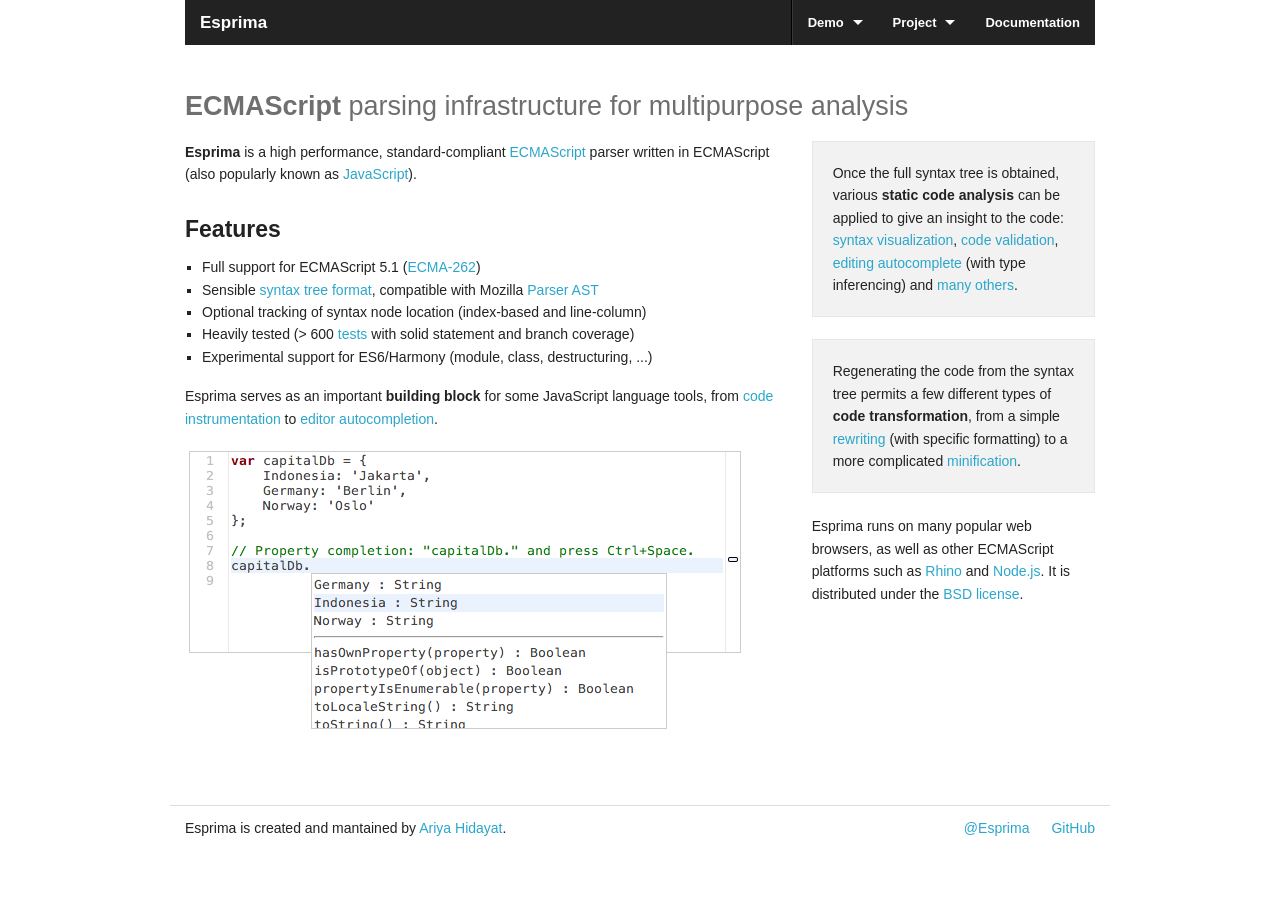
<file: node_modules/jsdoc/node_modules/esprima/index.html>
<!DOCTYPE html>
<!--[if IE 8]>    <html class="no-js lt-ie9" lang="en"> <![endif]-->
<!--[if gt IE 8]><!--> <html class="no-js" lang="en"> <!--<![endif]-->

<head>
  <meta charset="utf-8" />
  <title>Esprima</title>
  <meta name="viewport" content="width=device-width" />
  <link rel="stylesheet" type="text/css" href="assets/style.css"/>
  <link rel="stylesheet" href="assets/foundation/foundation.min.css">
</head>

<body>

  <!-- Navigation bar -->
  <div class="row">
    <div class="twelve columns">
      <nav class="top-bar">
        <ul>
          <li class="name">
             <h1><a href="#">Esprima</a></h1>
          </li>
        </ul>
        <section>
          <ul class="right">
            <li class="divider show-for-medium-and-up"></li>
            <li class="has-dropdown">
              <a href="demo/index.html">Demo</a>
              <ul class="dropdown">
                <li><label>Static Analysis</label></li>
                <li><a href="demo/parse.html">Online Parsing</a></li>
                <li><a href="demo/validate.html">Syntax Validator</a></li>
                <li><a href="demo/precedence.html">Operator Precedence</a></li>
                <li><a href="demo/collector.html">Regex Collector</a></li>
                <li><label>Dynamic Tracing</label></li>
                <li><a href="demo/functiontrace.html">Function Instrumentation</a></li>
                <li><label>Code Transformation</label></li>
                <li><a href="demo/rewrite.html">Source Rewrite</a></li>
                <li><a href="demo/minify.html">Minifiy &amp; Obfuscate</a></li>
                <li><label>Editing Tools</label></li>
                <li><a href="demo/highlight.html">Identifier Highlight</a></li>
                <li><a href="demo/autocomplete.html">Autocomplete</a></li>
              </ul>
            </li>
            <li class="has-dropdown">
              <a href="#">Project</a>
              <ul class="dropdown">
                <li><a href="http://github.com/ariya/esprima">Git Repository</a></li>
                <li><a href="https://travis-ci.org/ariya/esprima">Continuous Integration</a></li>
                <li><a href="http://groups.google.com/group/esprima">Mailing List</a></li>
                <li><a href="http://issues.esprima.org/">Issue Tracker</a></li>
                <li class="divider"></li>
                <li><label>QA</label></li>
                <li><a href="test/index.html">Unit Tests</a></li>
                <li><a href="test/benchmarks.html">Benchmarks Suite</a></li>
                <li><a href="test/compat.html">Compatibility Tests</a></li>
                <li><a href="test/compare.html">Speed Comparison</a></li>
                <li><a href="test/module.html">Module Loading</a></li>
                <li><a href="test/coverage.html">Coverage Analysis</a></li>
              </ul>
            </li>
            <li><a href="doc/index.html">Documentation</a></li>
          </ul>
        </section>
      </nav>
    </div>
  </div>

  <!-- Title and subtitle -->
  <div class="row">
    <div class="twelve columns">
       <h3 class="subheader"><strong>ECMAScript</strong> parsing infrastructure for multipurpose analysis</h3>
    </div>
  </div>

  <!-- Main content -->
  <div class="row">
    <div class="eight columns">
      <p><strong>Esprima</strong> is a high performance, standard-compliant
      <a href="http://www.ecma-international.org/publications/standards/Ecma-262.htm">ECMAScript</a> parser written in ECMAScript (also popularly known as
      <a href="http://en.wikipedia.org/wiki/JavaScript">JavaScript</a>).</p>

      <div class="row">
        <div class="twelve columns">
          <h4>Features</h4>
          <ul class="square">
            <li>Full support for ECMAScript 5.1 (<a href="http://www.ecma-international.org/publications/standards/Ecma-262.htm">ECMA-262</a>)</li>
            <li>Sensible <a href="doc/index.html#ast">syntax tree format</a>, compatible with Mozilla <a href="https://developer.mozilla.org/en/SpiderMonkey/Parser_API">Parser AST</a></li>
            <li>Optional tracking of syntax node location (index-based and line-column)</li>
            <li>Heavily tested (&gt; 600 <a href="http://esprima.org/test/">tests</a> with solid statement and branch coverage)</li>
            <li>Experimental support for ES6/Harmony (module, class, destructuring, ...)</li>
          </ul>
          <p></p>
          <p>Esprima serves as an important <strong>building block</strong> for some JavaScript language tools,
          from <a href="demo/functiontrace.html">code instrumentation</a> to <a href="demo/autocomplete.html">editor autocompletion</a>.</p>
          <a href="demo/autocomplete.html"><img src="assets/images/autocomplete.png" width="562" height="295" alt="Autocomplete"></a></p>
        </div>
      </div>
    </div>

    <div class="four columns">
      <div class="panel">
          <p>Once the full syntax tree is obtained, various <strong>static code analysis</strong>
          can be applied to give an insight to the code: 
          <a href="demo/parse.html">syntax visualization</a>,
          <a href="demo/validate.html">code validation</a>,
          <a href="demo/autocomplete.html">editing autocomplete</a> (with type inferencing)
          and <a href="demo/index.html">many others</a>.</p>
      </div>
      <div class="panel">
          <p>Regenerating the code from the syntax tree permits a few different types of <strong>code transformation</strong>,
          from a simple <a href="demo/rewrite.html">rewriting</a> (with specific formatting) to
          a more complicated <a href="demo/minify.html">minification</a>.</p>
      </div>
      <p>Esprima runs on many popular web browsers, as well as other ECMAScript platforms such as
      <a href="http://www.mozilla.org/rhino">Rhino</a> and
      <a href="https://npmjs.org/package/esprima">Node.js</a>. It is distributed under the
      <a href="https://github.com/ariya/esprima/blob/master/LICENSE.BSD">BSD license</a>.</p>
    </div>
  </div>

  <!-- Footer -->
  <div class="row copyright">
    <div class="six columns">
      <p>Esprima is created and mantained by <a href="http://ariya.ofilabs.com/about">Ariya Hidayat</a>.</p>
    </div>
    <div class="six columns">
      <ul class="link-list right">
        <li><a href="http://twitter.com/esprima">@Esprima</a></li>
        <li><a href="https://github.com/ariya/esprima">GitHub</a></li>
      </ul>
    </div>
  </div>

</body>
</html>
</file>
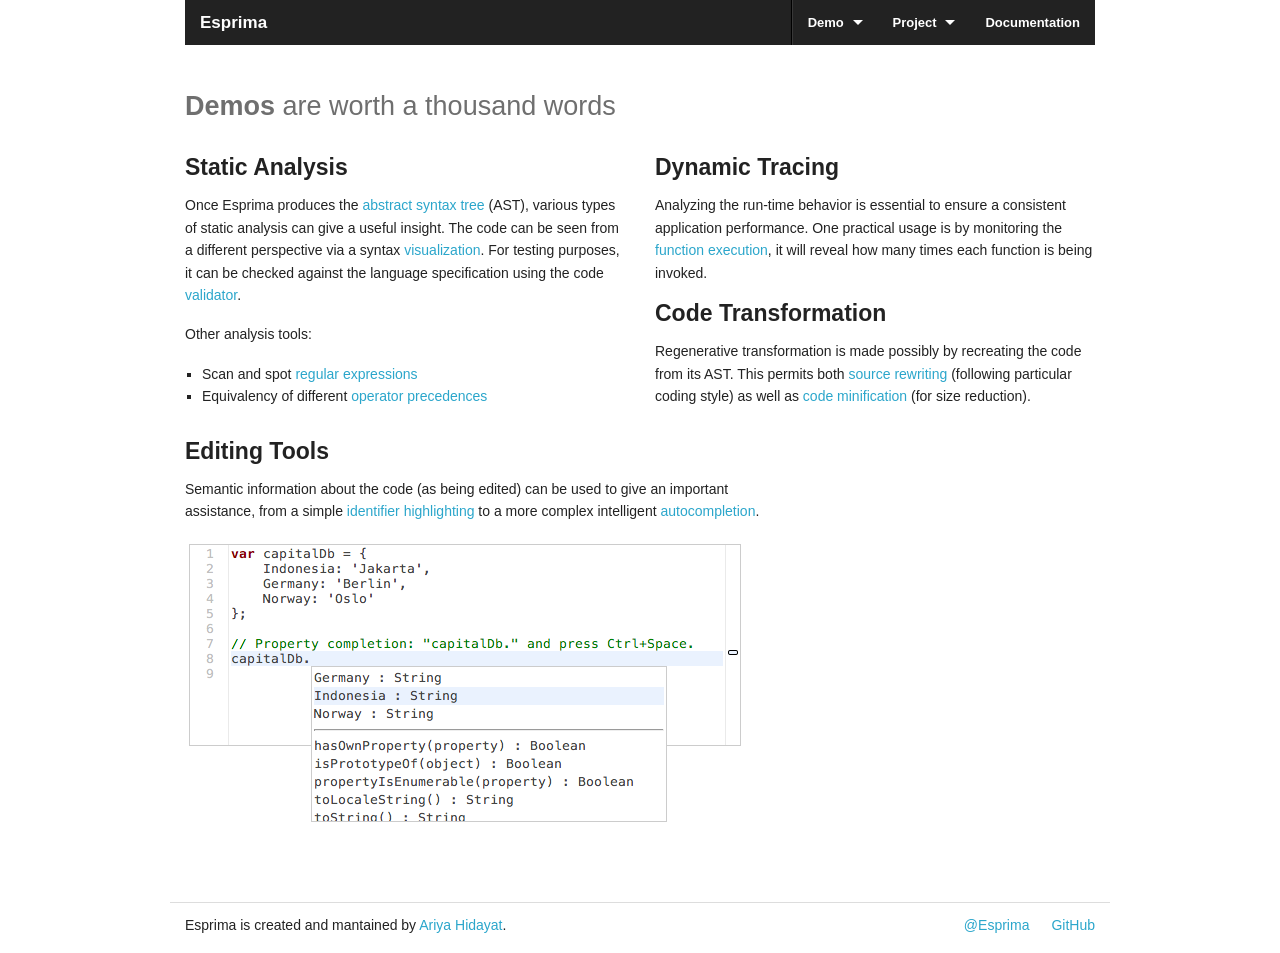
<file: node_modules/jsdoc/node_modules/esprima/demo/index.html>
<!DOCTYPE html>
<!--[if IE 8]>    <html class="no-js lt-ie9" lang="en"> <![endif]-->
<!--[if gt IE 8]><!--> <html class="no-js" lang="en"> <!--<![endif]-->

<head>
  <meta charset="utf-8" />
  <title>Esprima: Demos</title>
  <meta name="viewport" content="width=device-width" />
  <link rel="stylesheet" type="text/css" href="../assets/foundation/foundation.min.css"/>
  <link rel="stylesheet" type="text/css" href="../assets/style.css"/>
</head>

<body>

  <!-- Navigation bar -->
  <div class="row">
    <div class="twelve columns">
      <nav class="top-bar">
        <ul>
          <li class="name">
             <h1><a href="../index.html">Esprima</a></h1>
          </li>
        </ul>
        <section>
          <ul class="right">
            <li class="divider show-for-medium-and-up"></li>
            <li class="has-dropdown">
              <a href="../demo/index.html">Demo</a>
              <ul class="dropdown">
                <li><label>Static Analysis</label></li>
                <li><a href="../demo/parse.html">Online Parsing</a></li>
                <li><a href="../demo/validate.html">Syntax Validator</a></li>
                <li><a href="../demo/precedence.html">Operator Precedence</a></li>
                <li><a href="../demo/collector.html">Regex Collector</a></li>
                <li><label>Dynamic Tracing</label></li>
                <li><a href="../demo/functiontrace.html">Function Instrumentation</a></li>
                <li><label>Code Transformation</label></li>
                <li><a href="../demo/rewrite.html">Source Rewrite</a></li>
                <li><a href="../demo/minify.html">Minifiy &amp; Obfuscate</a></li>
                <li><label>Editing Tools</label></li>
                <li><a href="../demo/highlight.html">Identifier Highlight</a></li>
                <li><a href="../demo/autocomplete.html">Autocomplete</a></li>
              </ul>
            </li>
            <li class="has-dropdown">
              <a href="#">Project</a>
              <ul class="dropdown">
                <li><a href="http://github.com/ariya/esprima">Git Repository</a></li>
                <li><a href="https://travis-ci.org/ariya/esprima">Continuous Integration</a></li>
                <li><a href="http://groups.google.com/group/esprima">Mailing List</a></li>
                <li><a href="http://issues.esprima.org/">Issue Tracker</a></li>
                <li class="divider"></li>
                <li><label>QA</label></li>
                <li><a href="../test/index.html">Unit Tests</a></li>
                <li><a href="../test/benchmarks.html">Benchmarks Suite</a></li>
                <li><a href="../test/compat.html">Compatibility Tests</a></li>
                <li><a href="../test/compare.html">Speed Comparison</a></li>
                <li><a href="../test/module.html">Module Loading</a></li>
                <li><a href="../test/coverage.html">Coverage Analysis</a></li>
              </ul>
            </li>
            <li><a href="../doc/index.html">Documentation</a></li>
          </ul>
        </section>
      </nav>
    </div>
  </div>

  <!-- Title and subtitle -->
  <div class="row">
    <div class="twelve columns">
       <h3 class="subheader"><strong>Demos</strong> are worth a thousand words</h3>
    </div>
  </div>

  <!-- Main content -->
  <div class="row">
    <div class="six columns">
      <h4>Static Analysis</h4>
      <p>Once Esprima produces the
        <a href="http://en.wikipedia.org/wiki/Abstract_syntax_tree">abstract syntax tree</a> (AST),
        various types of static analysis can give a useful insight.
        The code can be seen from a different perspective via a syntax
        <a href="parse.html">visualization</a>. For testing purposes,
        it can be checked against the language specification using
        the code <a href="validate.html">validator</a>.
      </p>
      <p>Other analysis tools:</p>
      <ul class="square">
        <li>Scan and spot <a href="collector.html">regular expressions</a></li>
        <li>Equivalency of different <a href="precedence.htm">operator precedences</a></li>
      </ul>
    </div>
    <div class="six columns">
      <h4>Dynamic Tracing</h4>
      <p>Analyzing the run-time behavior is essential to ensure a consistent
        application performance. One practical usage is by monitoring
        the <a href="functiontrace.html">function execution</a>,
        it will reveal how many times each function is being invoked.</p>
      <h4>Code Transformation</h4>
      <p>Regenerative transformation is made possibly by recreating the code
        from its AST. This permits both <a href="rewrite.html">source rewriting</a>
        (following particular coding style) as well as
        <a href="minify.html">code minification</a> (for size reduction).</p>
    </div>
  </div>
  <div class="row">
    <div class="eight columns">
      <h4>Editing Tools</h4>
      <p>Semantic information about the code (as being edited) can be used
        to give an important assistance, from a simple
        <a href="highlight.html">identifier highlighting</a>
        to a more complex intelligent <a href="autocomplete.html">autocompletion</a>.</p>
      <p><img src="../assets/images/autocomplete.png" width="562" height="295" alt="Autocomplete"></p>
    </div>
  </div>


  <!-- Footer -->
  <div class="row copyright">
    <div class="six columns">
      <p>Esprima is created and mantained by <a href="http://ariya.ofilabs.com/about">Ariya Hidayat</a>.</p>
    </div>
    <div class="six columns">
      <ul class="link-list right">
        <li><a href="http://twitter.com/esprima">@Esprima</a></li>
        <li><a href="https://github.com/ariya/esprima">GitHub</a></li>
      </ul>
    </div>
  </div>

</body>
</html>
</file>
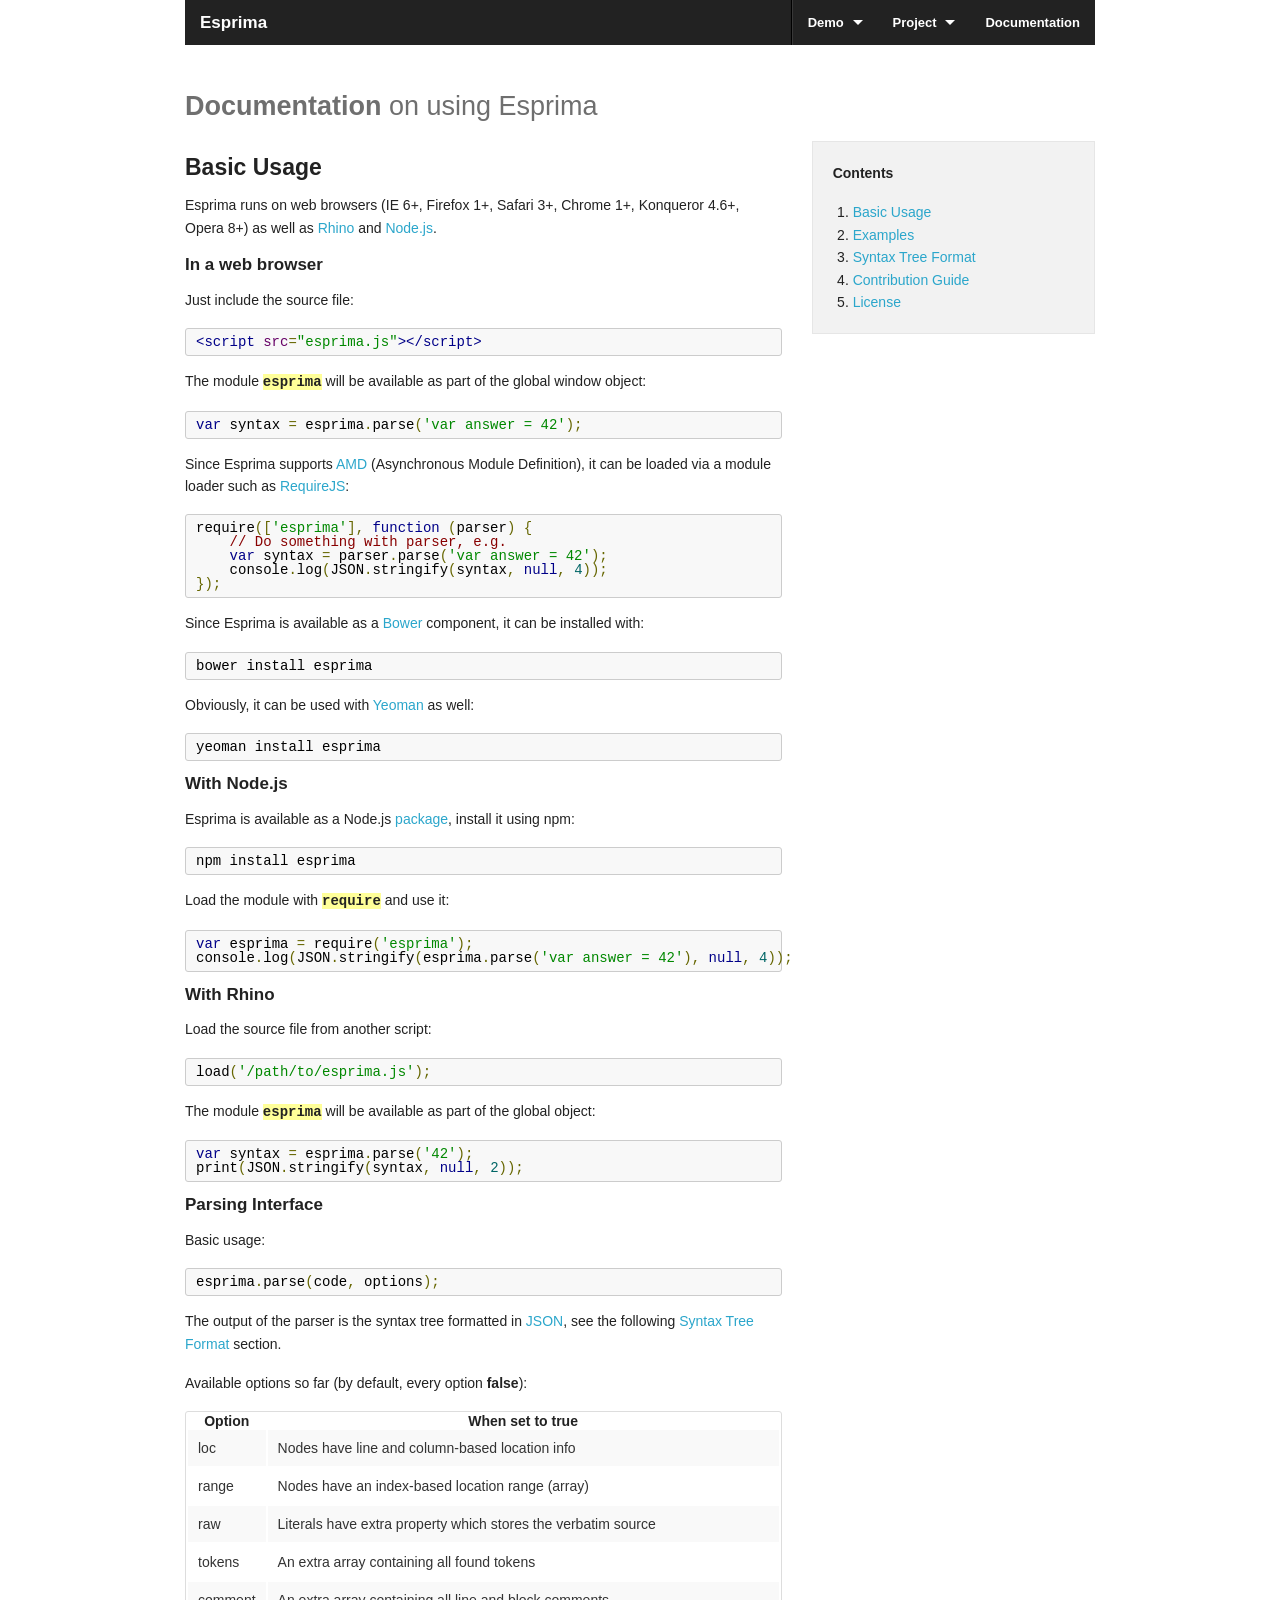
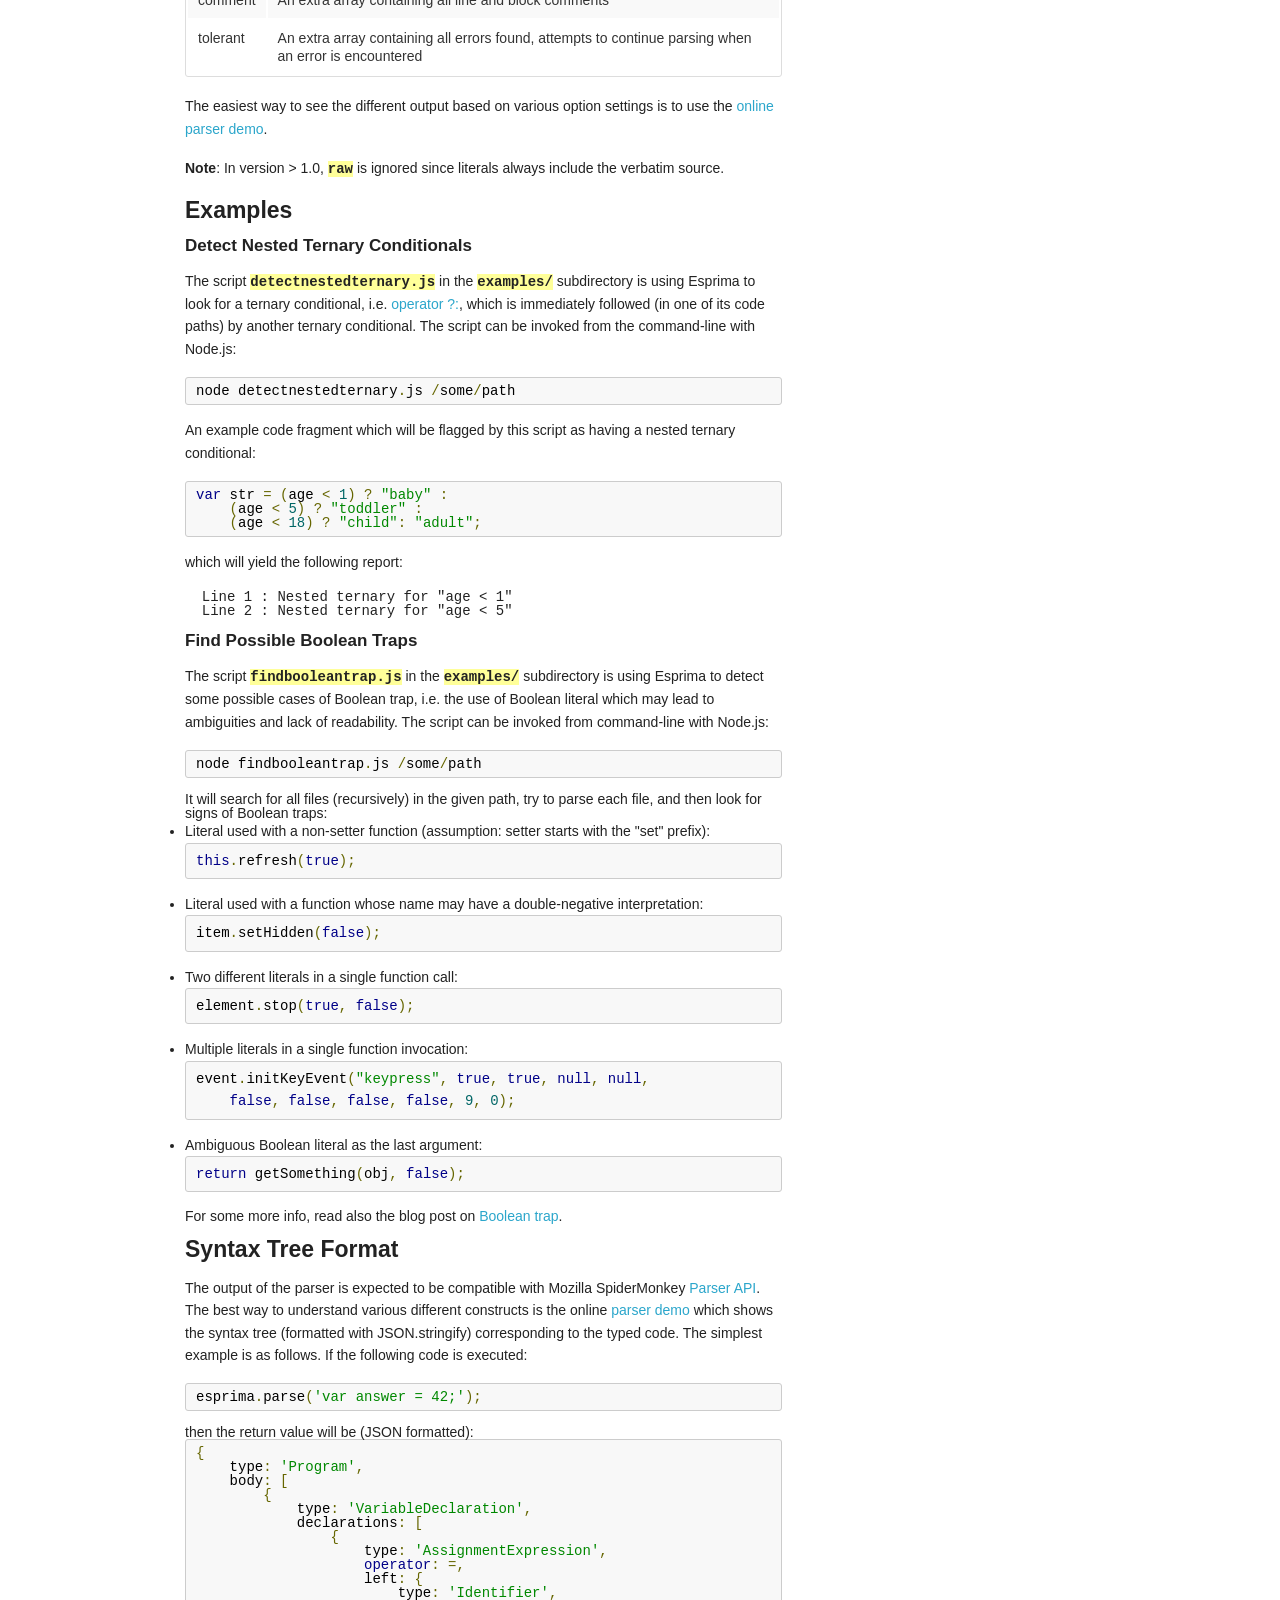
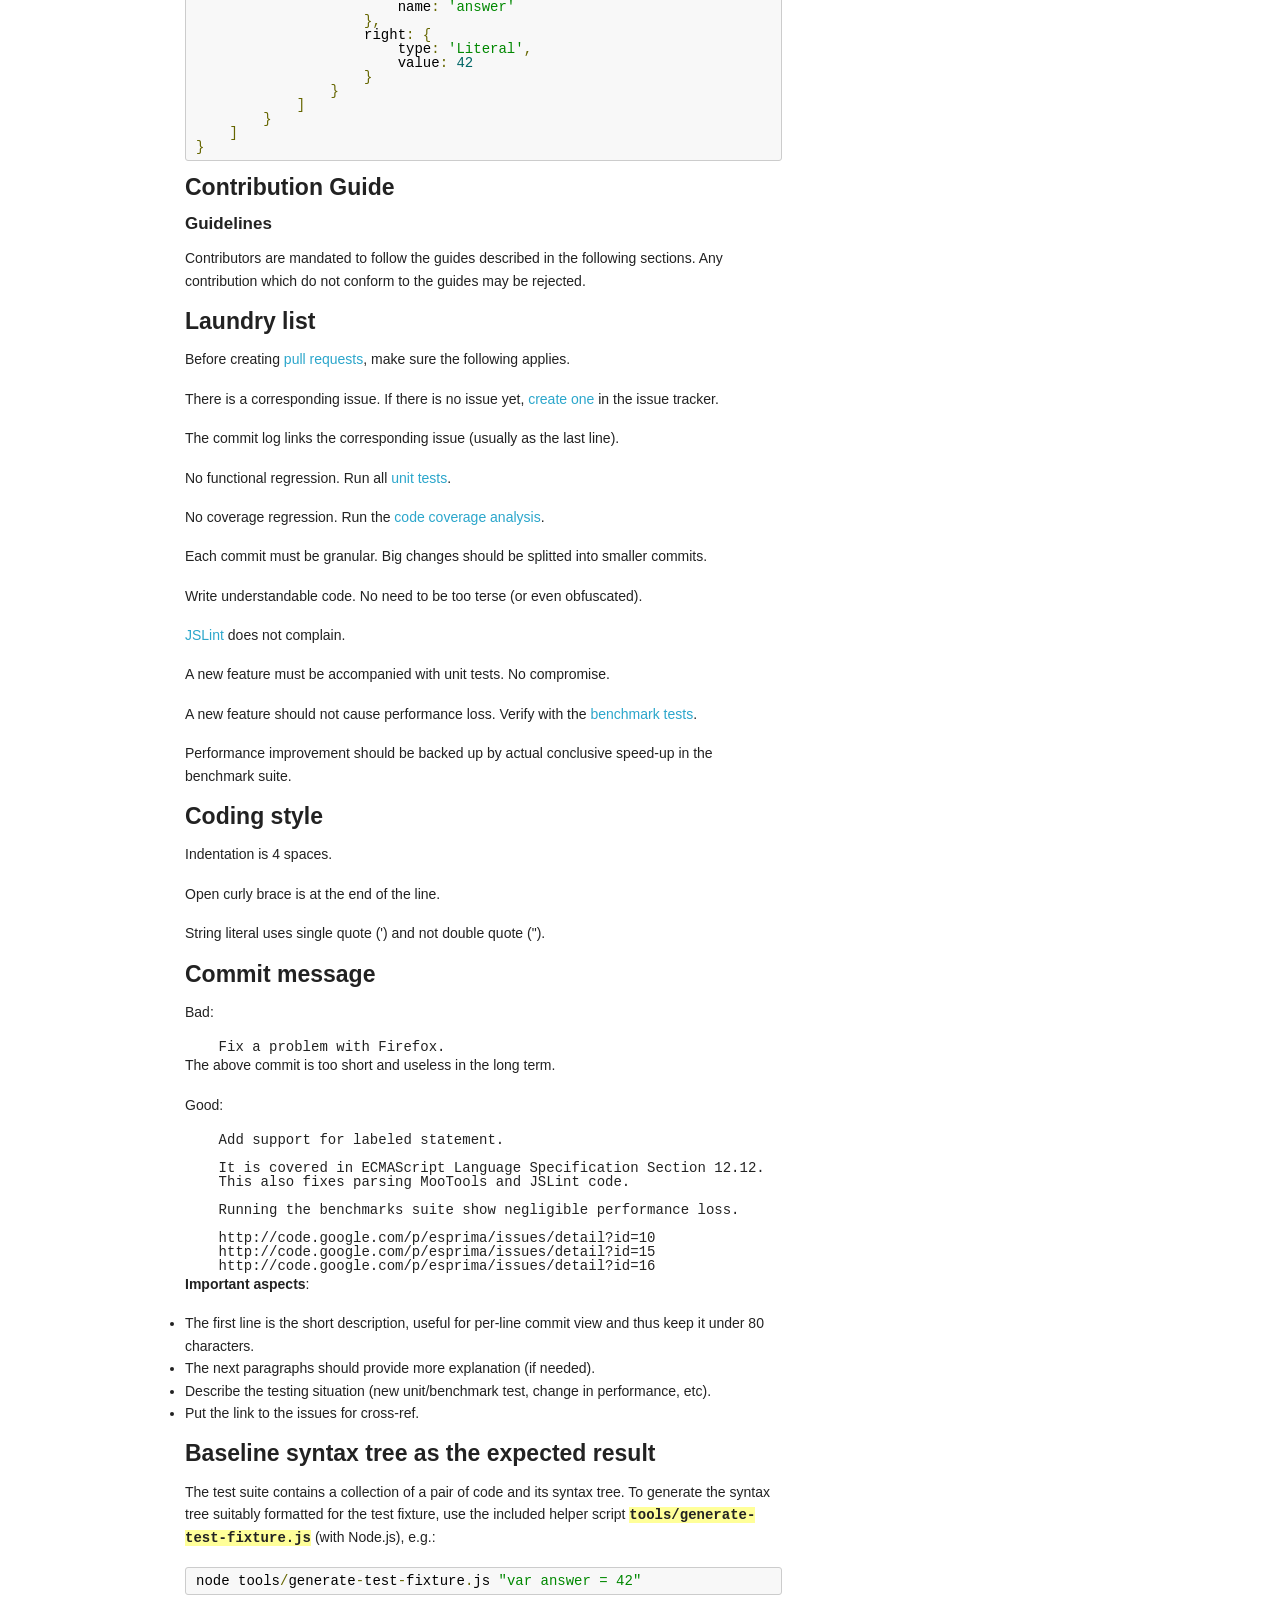
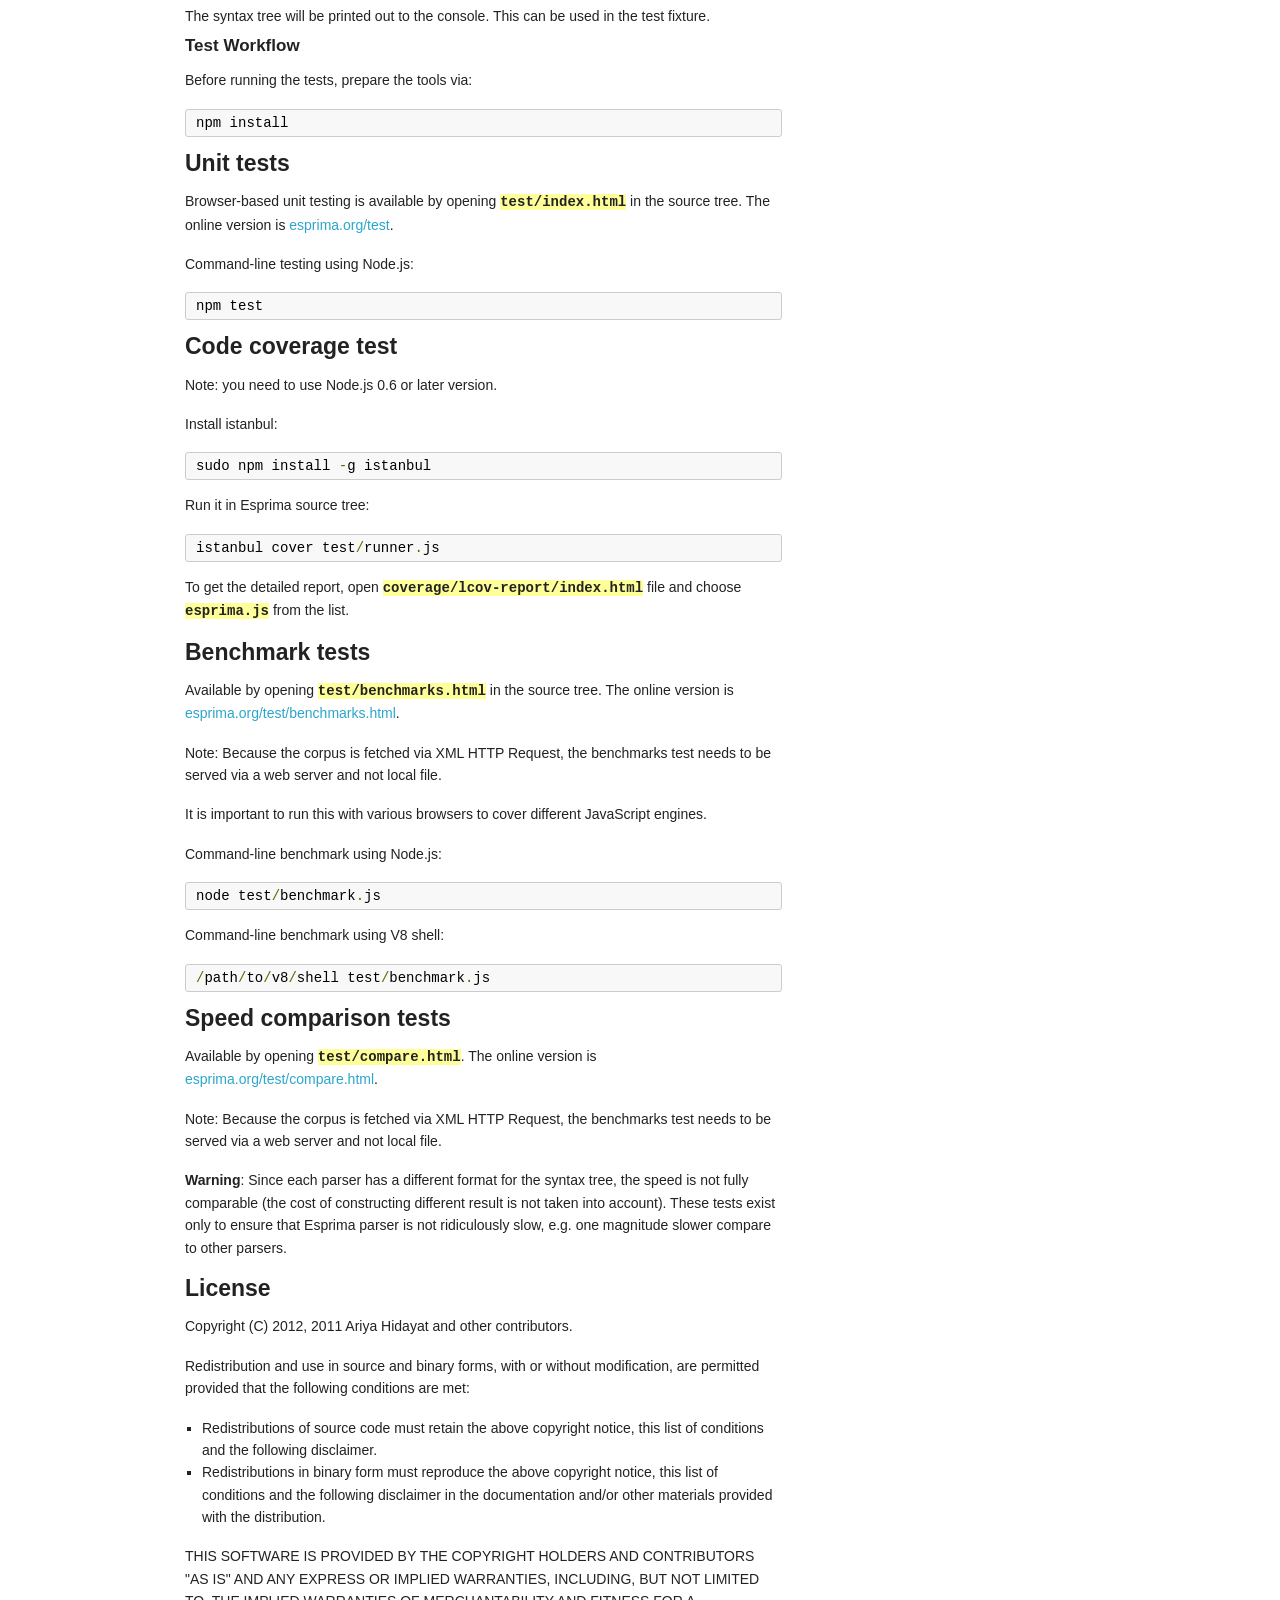
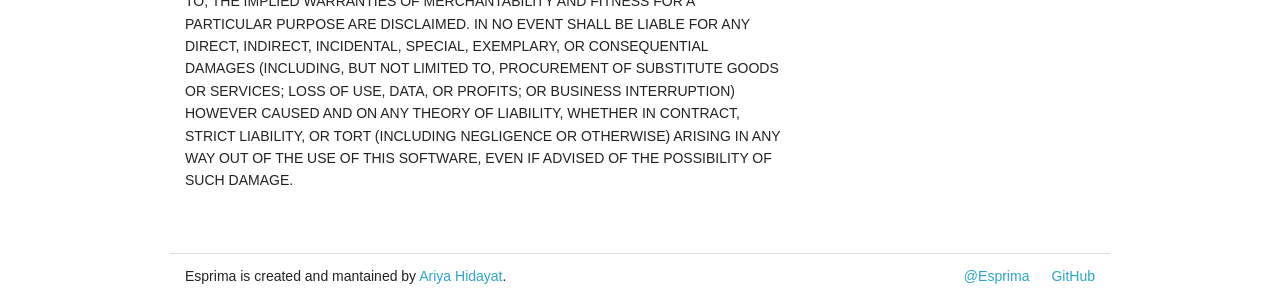
<file: node_modules/jsdoc/node_modules/esprima/doc/index.html>
<!DOCTYPE html>
<!--[if IE 8]>    <html class="no-js lt-ie9" lang="en"> <![endif]-->
<!--[if gt IE 8]><!--> <html class="no-js" lang="en"> <!--<![endif]-->

<head>
  <meta charset="utf-8" />
  <title>Esprima Documentation</title>
  <meta name="viewport" content="width=device-width" />
  <link rel="stylesheet" type="text/css" href="../assets/style.css"/>
  <link rel="stylesheet" href="../assets/foundation/foundation.min.css">
  <link rel="stylesheet" type="text/css" href="../assets/prettify/prettify.css"/>
  <script type="text/javascript" src="../assets/prettify/prettify.js"></script>
<style>
pre.prettyprint {
    border: 1px solid #ccc;
    background-color: #f8f8f8;
    border-radius: 3px;
    padding: 6px 10px;
    xfont-size: 13px;
    xline-height: 19px;
    margin-bottom: 14px;
}
</style>
</head>

<body onload="prettyPrint()">

  <!-- Navigation bar -->
  <div class="row">
    <div class="twelve columns">
      <nav class="top-bar">
        <ul>
          <li class="name">
             <h1><a href="../index.html">Esprima</a></h1>
          </li>
        </ul>
        <section>
          <ul class="right">
            <li class="divider show-for-medium-and-up"></li>
            <li class="has-dropdown">
              <a href="../demo/index.html">Demo</a>
              <ul class="dropdown">
                <li><label>Static Analysis</label></li>
                <li><a href="../demo/parse.html">Online Parsing</a></li>
                <li><a href="../demo/validate.html">Syntax Validator</a></li>
                <li><a href="../demo/precedence.html">Operator Precedence</a></li>
                <li><a href="../demo/collector.html">Regex Collector</a></li>
                <li><label>Dynamic Tracing</label></li>
                <li><a href="../demo/functiontrace.html">Function Instrumentation</a></li>
                <li><label>Code Transformation</label></li>
                <li><a href="../demo/rewrite.html">Source Rewrite</a></li>
                <li><a href="../demo/minify.html">Minifiy &amp; Obfuscate</a></li>
                <li><label>Editing Tools</label></li>
                <li><a href="../demo/highlight.html">Identifier Highlight</a></li>
                <li><a href="../demo/autocomplete.html">Autocomplete</a></li>
              </ul>
            </li>
            <li class="has-dropdown">
              <a href="#">Project</a>
              <ul class="dropdown">
                <li><a href="http://github.com/ariya/esprima">Git Repository</a></li>
                <li><a href="https://travis-ci.org/ariya/esprima">Continuous Integration</a></li>
                <li><a href="http://groups.google.com/group/esprima">Mailing List</a></li>
                <li><a href="http://issues.esprima.org/">Issue Tracker</a></li>
                <li class="divider"></li>
                <li><label>QA</label></li>
                <li><a href="../test/index.html">Unit Tests</a></li>
                <li><a href="../test/benchmarks.html">Benchmarks Suite</a></li>
                <li><a href="../test/compat.html">Compatibility Tests</a></li>
                <li><a href="../test/compare.html">Speed Comparison</a></li>
                <li><a href="../test/module.html">Module Loading</a></li>
                <li><a href="../test/coverage.html">Coverage Analysis</a></li>
              </ul>
            </li>
            <li><a href="../doc/index.html">Documentation</a></li>
          </ul>
        </section>
      </nav>
    </div>
  </div>

  <!-- Title and subtitle -->
  <div class="row">
    <div class="twelve columns">
       <h3 class="subheader"><strong>Documentation</strong> on using Esprima</h3>
    </div>
  </div>

  <!-- Main content -->
  <div class="row">
    <div class="eight columns">

<h4 id="usage">Basic Usage</h4>

<p>Esprima runs on web browsers (IE 6+, Firefox 1+, Safari 3+, Chrome 1+, Konqueror 4.6+, Opera 8+) as well as
<a href="http://www.mozilla.org/rhino">Rhino</a> and <a href="http://nodejs.org">Node.js</a>.</p>

<h5>In a web browser</h5>

<p>Just include the source file:</p>

<pre class="prettyprint lang-html">
&lt;script src=&quot;esprima.js&quot;&gt;&lt;/script&gt;
</pre>

<p>The module <code>esprima</code> will be available as part of the global window object:</p>

<pre class="prettyprint lang-js">
var syntax = esprima.parse('var answer = 42');
</pre>

<p>Since Esprima supports <a href="https://github.com/amdjs/amdjs-api/wiki/AMD">AMD</a> (Asynchronous Module Definition), it can be loaded via a module loader such as <a href="http://requirejs.org">RequireJS</a>:</p>

<pre class="prettyprint lang-js">
require(['esprima'], function (parser) {
    // Do something with parser, e.g.
    var syntax = parser.parse('var answer = 42');
    console.log(JSON.stringify(syntax, null, 4));
});
</pre>

<p>Since Esprima is available as a <a href="http://twitter.github.com/bower/">Bower</a> component, it can be installed with:</p>

<pre class="prettyprint lang-bsh">
bower install esprima
</pre>

<p>Obviously, it can be used with <a href="http://yeoman.io/packagemanager.html">Yeoman</a> as well:</p>

<pre class="prettyprint lang-bsh">
yeoman install esprima
</pre>

<h5>With Node.js</h5>

<p>Esprima is available as a Node.js <a href="https://npmjs.org/package/esprima">package</a>, install it using npm:</p>

<pre class="prettyprint lang-bsh">
npm install esprima
</pre>

<p>Load the module with <code>require</code> and use it:</p>

<pre class="prettyprint lang-js">
var esprima = require('esprima');
console.log(JSON.stringify(esprima.parse('var answer = 42'), null, 4));
</pre>

<h5>With Rhino</h5>

<p>Load the source file from another script:</p>

<pre class="prettyprint lang-js">
load('/path/to/esprima.js');
</pre>

<p>The module <code>esprima</code> will be available as part of the global object:</p>

<pre class="prettyprint lang-js">
var syntax = esprima.parse('42');
print(JSON.stringify(syntax, null, 2));
</pre>

<h5>Parsing Interface</h5>

<p>Basic usage:

<pre class="prettyprint lang-js">
esprima.parse(code, options);
</pre>

<p>The output of the parser is the syntax tree formatted in <a href="http://www.json.org">JSON</a>, see the following <a href="#ast">Syntax Tree Format</a> section.</p>

<p>Available options so far (by default, every option <b>false</b>):</p>

<table>
    <tr>
        <th>Option</th>
        <th>When set to true</th>
    </tr>
    <tr>
        <td>loc</td>
        <td>Nodes have line and column-based location info</td>
    </tr>
    <tr>
        <td>range</td>
        <td>Nodes have an index-based location range (array)</td>
    </tr>
    <tr>
        <td>raw</td>
        <td>Literals have extra property which stores the verbatim source</td>
    </tr>
    <tr>
        <td>tokens</td>
        <td>An extra array containing all found tokens</td>
    </tr>
    <tr>
        <td>comment</td>
        <td>An extra array containing all line and block comments</td>
    </tr>
    <tr>
        <td>tolerant</td>
        <td>An extra array containing all errors found,
        attempts to continue parsing when an error is encountered</td>
    </tr>
</table>


<p>The easiest way to see the different output based on various option settings is to use the <a href="../demo/parse.html">online parser demo</a>.

<p><b>Note</b>: In version > 1.0, <code>raw</code> is ignored since literals always include the verbatim source.</p>

<h4 id="examples">Examples</h4>

<h5 id="nestedternary">Detect Nested Ternary Conditionals</h5>

<p>The script <code>detectnestedternary.js</code> in the <code>examples/</code> subdirectory is using Esprima to look for a ternary conditional, i.e. <a href="http://en.wikipedia.org/wiki/%3F:">operator ?:</a>, which is immediately followed (in one of its code paths) by another ternary conditional. The script can be invoked from the command-line with Node.js:</p>

<pre class="prettyprint lang-bsh">
node detectnestedternary.js /some/path
</pre>

<p>An example code fragment which will be flagged by this script as having a nested ternary conditional:</p>

<pre class="prettyprint lang-js">
var str = (age < 1) ? "baby" :
    (age < 5) ? "toddler" :
    (age < 18) ? "child": "adult";
</pre>

<p>which will yield the following report:</p>

<pre>
  Line 1 : Nested ternary for "age &lt 1"
  Line 2 : Nested ternary for "age &lt 5"
</pre>

<h5 id="booleantrap">Find Possible Boolean Traps</h5>

<p>The script <code>findbooleantrap.js</code> in the <code>examples/</code> subdirectory is using Esprima to detect some possible cases of Boolean trap, i.e. the use of Boolean literal which may lead to ambiguities and lack of readability. The script can be invoked from command-line with Node.js:</p>

<pre class="prettyprint lang-bsh">
node findbooleantrap.js /some/path
</pre>

It will search for all files (recursively) in the given path, try to parse each file, and then look for signs of Boolean traps:

<ul>
<li>Literal used with a non-setter function (assumption: setter starts with the &quot;set&quot; prefix):</li>
<pre class="prettyprint lang-js">this.refresh(true);</pre>
<li>Literal used with a function whose name may have a double-negative interpretation:</li>
<pre class="prettyprint lang-js">item.setHidden(false);</pre>
<li>Two different literals in a single function call:</li>
<pre class="prettyprint lang-js">element.stop(true, false);</pre>
<li>Multiple literals in a single function invocation:</li>
<pre class="prettyprint lang-js">event.initKeyEvent("keypress", true, true, null, null,
    false, false, false, false, 9, 0);</pre>
<li>Ambiguous Boolean literal as the last argument:</li>
<pre class="prettyprint lang-js">return getSomething(obj, false);</pre>
</ul>

For some more info, read also the blog post on <a href="http://ariya.ofilabs.com/2011/08/hall-of-api-shame-boolean-trap.html">Boolean trap</a>.

<h4 id="ast">Syntax Tree Format</h4>

<p>The output of the parser is expected to be compatible with Mozilla SpiderMonkey <a href="https://developer.mozilla.org/en/SpiderMonkey/Parser_API">Parser API</a>.
The best way to understand various different constructs is the online <a href="../demo/parse.html">parser demo</a> which shows the syntax tree (formatted with JSON.stringify) corresponding to the typed code.

The simplest example is as follows. If the following code is executed:

<pre class="prettyprint lang-js">
esprima.parse('var answer = 42;');
</pre>

then the return value will be (JSON formatted):

<pre class="prettyprint lang-js">
{
    type: 'Program',
    body: [
        {
            type: 'VariableDeclaration',
            declarations: [
                {
                    type: 'AssignmentExpression',
                    operator: =,
                    left: {
                        type: 'Identifier',
                        name: 'answer'
                    },
                    right: {
                        type: 'Literal',
                        value: 42
                    }
                }
            ]
        }
    ]
}
</pre>

<h4 id="contribution">Contribution Guide</h4>

<h5>Guidelines</h5>

<p>Contributors are mandated to follow the guides described in the following sections. Any contribution which do not conform to the guides may be rejected.</p>

<h4>Laundry list</h4>

<p>Before creating <a href="http://help.github.com/pull-requests/">pull requests</a>, make sure the following applies.</p>

<p>There is a corresponding issue. If there is no issue yet, <a href="http://code.google.com/p/esprima/issues/entry">create one</a> in the issue tracker.</p>

<p>The commit log links the corresponding issue (usually as the last line).</p>

<p>No functional regression. Run all <a href="#unittests">unit tests</a>.</p>

<p>No coverage regression. Run the <a href="#coverage">code coverage analysis</a>.</p>

<p>Each commit must be granular. Big changes should be splitted into smaller commits.</p>

<p>Write understandable code. No need to be too terse (or even obfuscated).</p>

<p><a href="http://jslint.com">JSLint</a> does not complain.</p>

<p>A new feature must be accompanied with unit tests. No compromise.</p>

<p>A new feature should not cause performance loss. Verify with the <a href="#benchmark">benchmark tests</a>.</p>

<p>Performance improvement should be backed up by actual conclusive speed-up in the benchmark suite.</p>

<h4>Coding style</h4>

<p>Indentation is 4 spaces.</p>

<p>Open curly brace is at the end of the line.</p>

<p>String literal uses single quote (') and not double quote (").</p>

<h4>Commit message</h4>

<p>Bad:</p>

<pre>
    Fix a problem with Firefox.
</pre>

<p>The above commit is too short and useless in the long term.</p>

<p>Good:</p>

<pre>
    Add support for labeled statement.

    It is covered in ECMAScript Language Specification Section 12.12.
    This also fixes parsing MooTools and JSLint code.

    Running the benchmarks suite show negligible performance loss.

    http://code.google.com/p/esprima/issues/detail?id=10
    http://code.google.com/p/esprima/issues/detail?id=15
    http://code.google.com/p/esprima/issues/detail?id=16
</pre>

<p><strong>Important aspects</strong>:</p>

<ul>
<li>The first line is the short description, useful for per-line commit view and thus keep it under 80 characters.</li>
<li>The next paragraphs should provide more explanation (if needed).</li>
<li>Describe the testing situation (new unit/benchmark test, change in performance, etc).</li>
<li>Put the link to the issues for cross-ref.</li>
</ul>

<h4>Baseline syntax tree as the expected result</h4>

<p>The test suite contains a collection of a pair of code and its syntax tree. To generate the syntax tree suitably formatted for the test fixture, use the included helper script <code>tools/generate-test-fixture.js</code> (with Node.js), e.g.:

<pre class="prettyprint lang-bsh">
node tools/generate-test-fixture.js "var answer = 42"
</pre>

The syntax tree will be printed out to the console. This can be used in the test fixture.

<h5 id="tests">Test Workflow</h5>

<p>Before running the tests, prepare the tools via:</p>

<pre class="prettyprint lang-bsh">
npm install
</pre>

<h4 id="unittests">Unit tests</h4>

<p>Browser-based unit testing is available by opening <code>test/index.html</code> in the source tree. The online version is <a href="http://esprima.org/test">esprima.org/test</a>.</p>

<p>Command-line testing using Node.js:</p>

<pre class="prettyprint">npm test</pre>

<h4 id="coverage">Code coverage test</h4>

<p>Note: you need to use Node.js 0.6 or later version.</p>

<p>Install istanbul:</p>

<pre class="prettyprint lang-bsh">sudo npm install -g istanbul</pre>

<p>Run it in Esprima source tree:</p>

<pre class="prettyprint lang-bsh">istanbul cover test/runner.js</pre>

<p>To get the detailed report, open <code>coverage/lcov-report/index.html</code> file and choose <code>esprima.js</code> from the list.</p>

<h4 id="benchmark">Benchmark tests</h4>

<p>Available by opening <code>test/benchmarks.html</code> in the source tree. The online version is <a href="http://esprima.org/test/benchmarks.html">esprima.org/test/benchmarks.html</a>.</p>

<p>Note: Because the corpus is fetched via XML HTTP Request, the benchmarks test needs to be served via a web server and not local file.</p>

<p>It is important to run this with various browsers to cover different JavaScript engines.</p>

<p>Command-line benchmark using Node.js:</p>

<pre class="prettyprint lang-bsh">node test/benchmark.js</pre>

<p>Command-line benchmark using V8 shell:</p>

<pre class="prettyprint lang-bsh">/path/to/v8/shell test/benchmark.js</pre>

<h4>Speed comparison tests</h4>

<p>Available by opening <code>test/compare.html</code>. The online version is <a href="http://esprima.org/test/compare.html">esprima.org/test/compare.html</a>.</p>

<p>Note: Because the corpus is fetched via XML HTTP Request, the benchmarks test needs to be served via a web server and not local file.</p>

<p><strong>Warning</strong>: Since each parser has a different format for the syntax tree, the speed is not fully comparable (the cost of constructing different result is not taken into account). These tests exist only to ensure that Esprima parser is not ridiculously slow, e.g. one magnitude slower compare to other parsers.</p>

<h4 id="license">License</h4>

<p>Copyright (C) 2012, 2011 Ariya Hidayat and other contributors.</p>

<p>Redistribution and use in source and binary forms, with or without modification, are permitted provided that the following conditions are met:</p>
<ul class="square">
<li>Redistributions of source code must retain the above copyright notice, this list of conditions and the following disclaimer.</li>
<li>Redistributions in binary form must reproduce the above copyright notice, this list of conditions and the following disclaimer in the documentation and/or other materials provided with the distribution.</li>
</ul>

<p>THIS SOFTWARE IS PROVIDED BY THE COPYRIGHT HOLDERS AND CONTRIBUTORS "AS IS" AND ANY EXPRESS OR IMPLIED WARRANTIES, INCLUDING, BUT NOT LIMITED TO, THE IMPLIED WARRANTIES OF MERCHANTABILITY AND FITNESS FOR A PARTICULAR PURPOSE ARE DISCLAIMED. IN NO EVENT SHALL BE LIABLE FOR ANY DIRECT, INDIRECT, INCIDENTAL, SPECIAL, EXEMPLARY, OR CONSEQUENTIAL DAMAGES (INCLUDING, BUT NOT LIMITED TO, PROCUREMENT OF SUBSTITUTE GOODS OR SERVICES; LOSS OF USE, DATA, OR PROFITS; OR BUSINESS INTERRUPTION) HOWEVER CAUSED AND ON ANY THEORY OF LIABILITY, WHETHER IN CONTRACT, STRICT LIABILITY, OR TORT (INCLUDING NEGLIGENCE OR OTHERWISE) ARISING IN ANY WAY OUT OF THE USE OF THIS SOFTWARE, EVEN IF ADVISED OF THE POSSIBILITY OF SUCH DAMAGE.</p>

    </div>

    <div class="four columns">
      <div class="panel">
        <p><b>Contents</b></p>
        <ol>
        <li><a href="#usage">Basic Usage</a></li>
        <li><a href="#examples">Examples</a></li>
        <li><a href="#ast">Syntax Tree Format</a></li>
        <li><a href="#contribution">Contribution Guide</a></li>
        <li><a href="#license">License</a></li>
        </ol>
      </div>
    </div>
  </div>

  <!-- Footer -->
  <div class="row copyright">
    <div class="six columns">
      <p>Esprima is created and mantained by <a href="http://ariya.ofilabs.com/about">Ariya Hidayat</a>.</p>
    </div>
    <div class="six columns">
      <ul class="link-list right">
        <li><a href="http://twitter.com/esprima">@Esprima</a></li>
        <li><a href="https://github.com/ariya/esprima">GitHub</a></li>
      </ul>
    </div>
  </div>

</body>
</html>
</file>
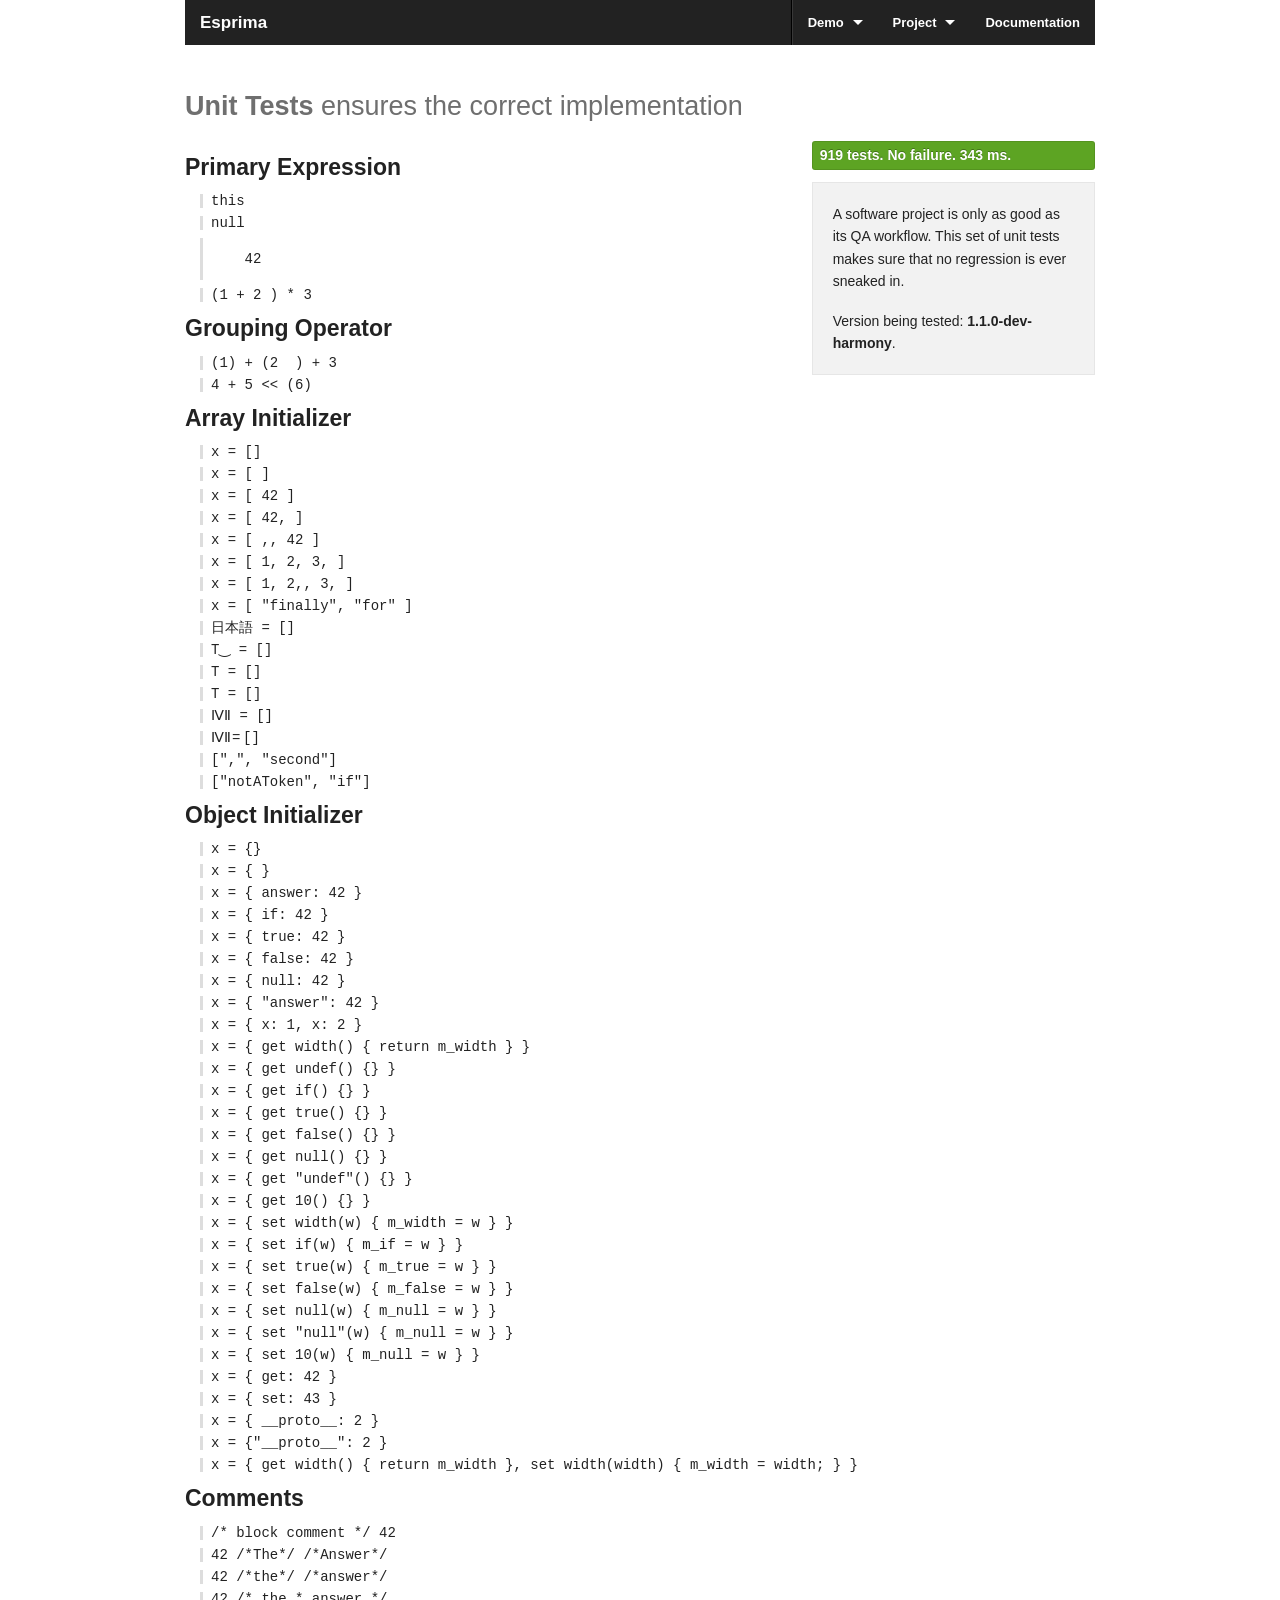
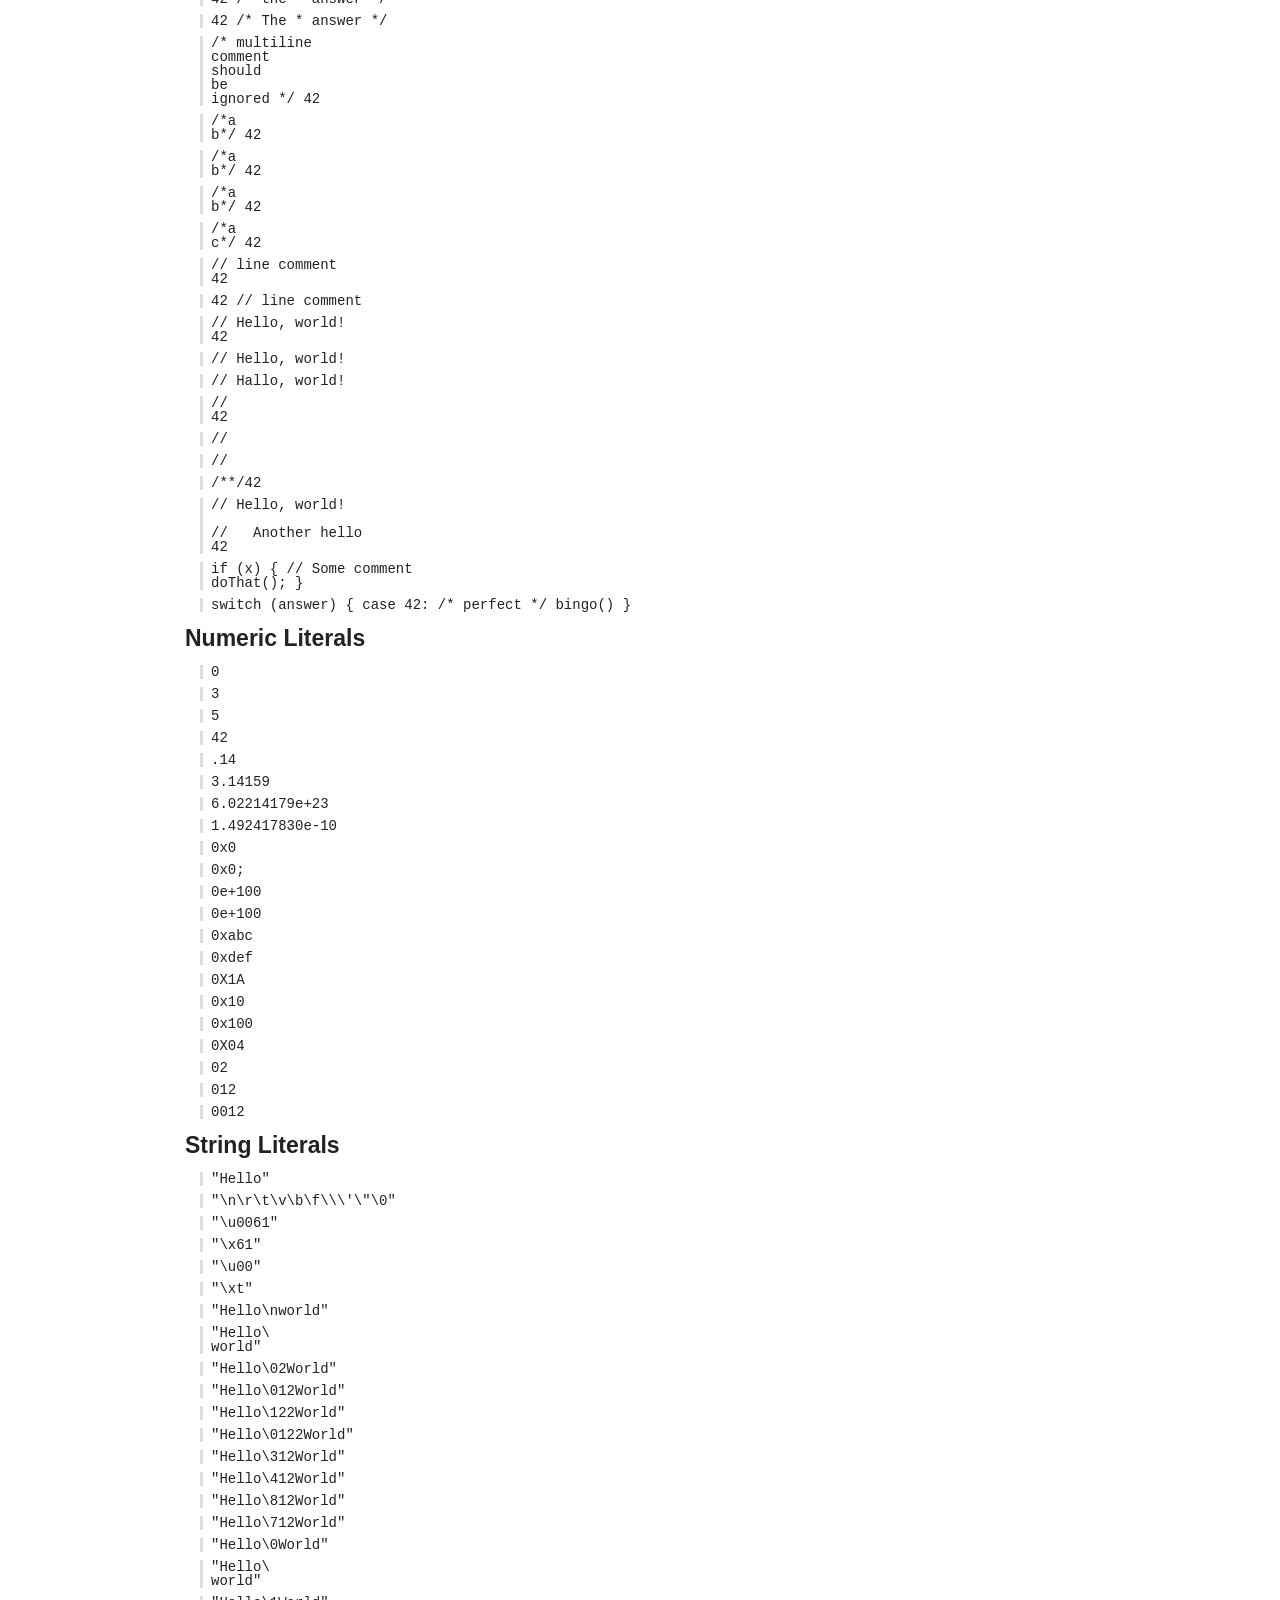
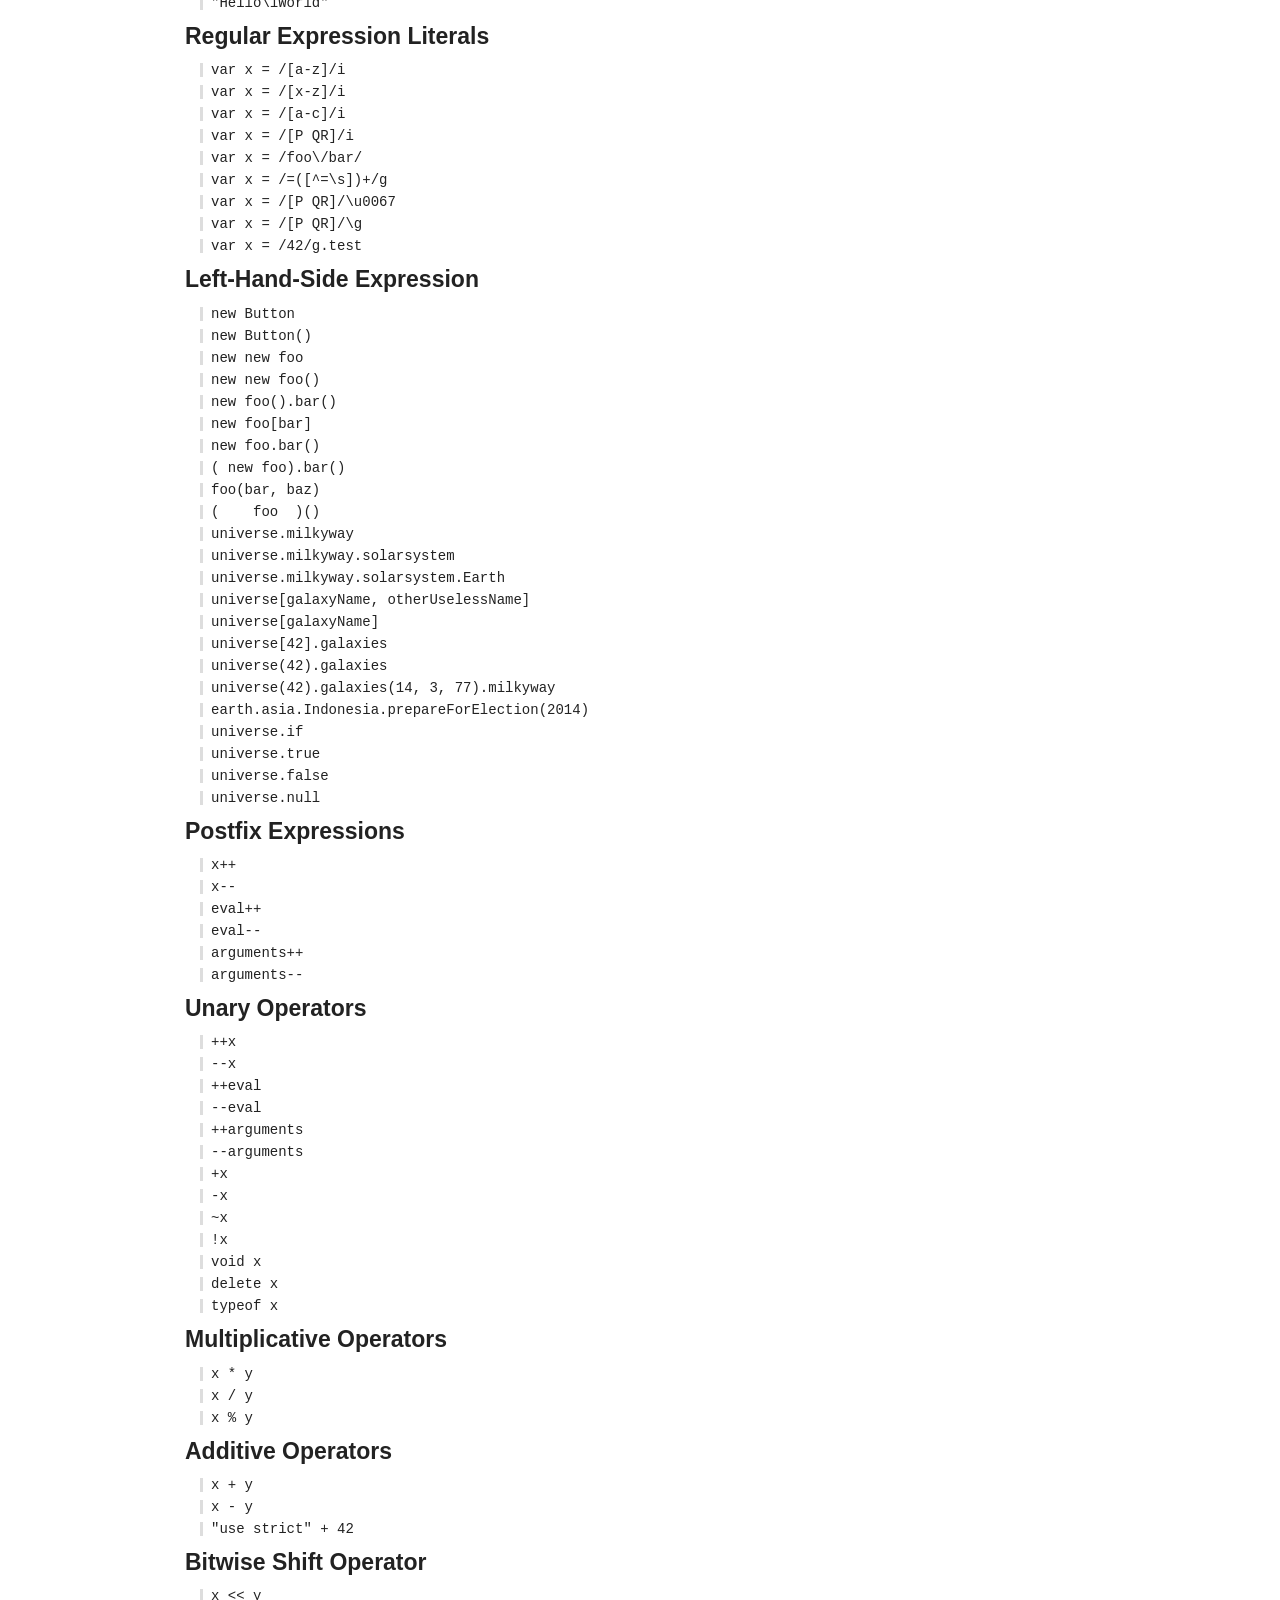
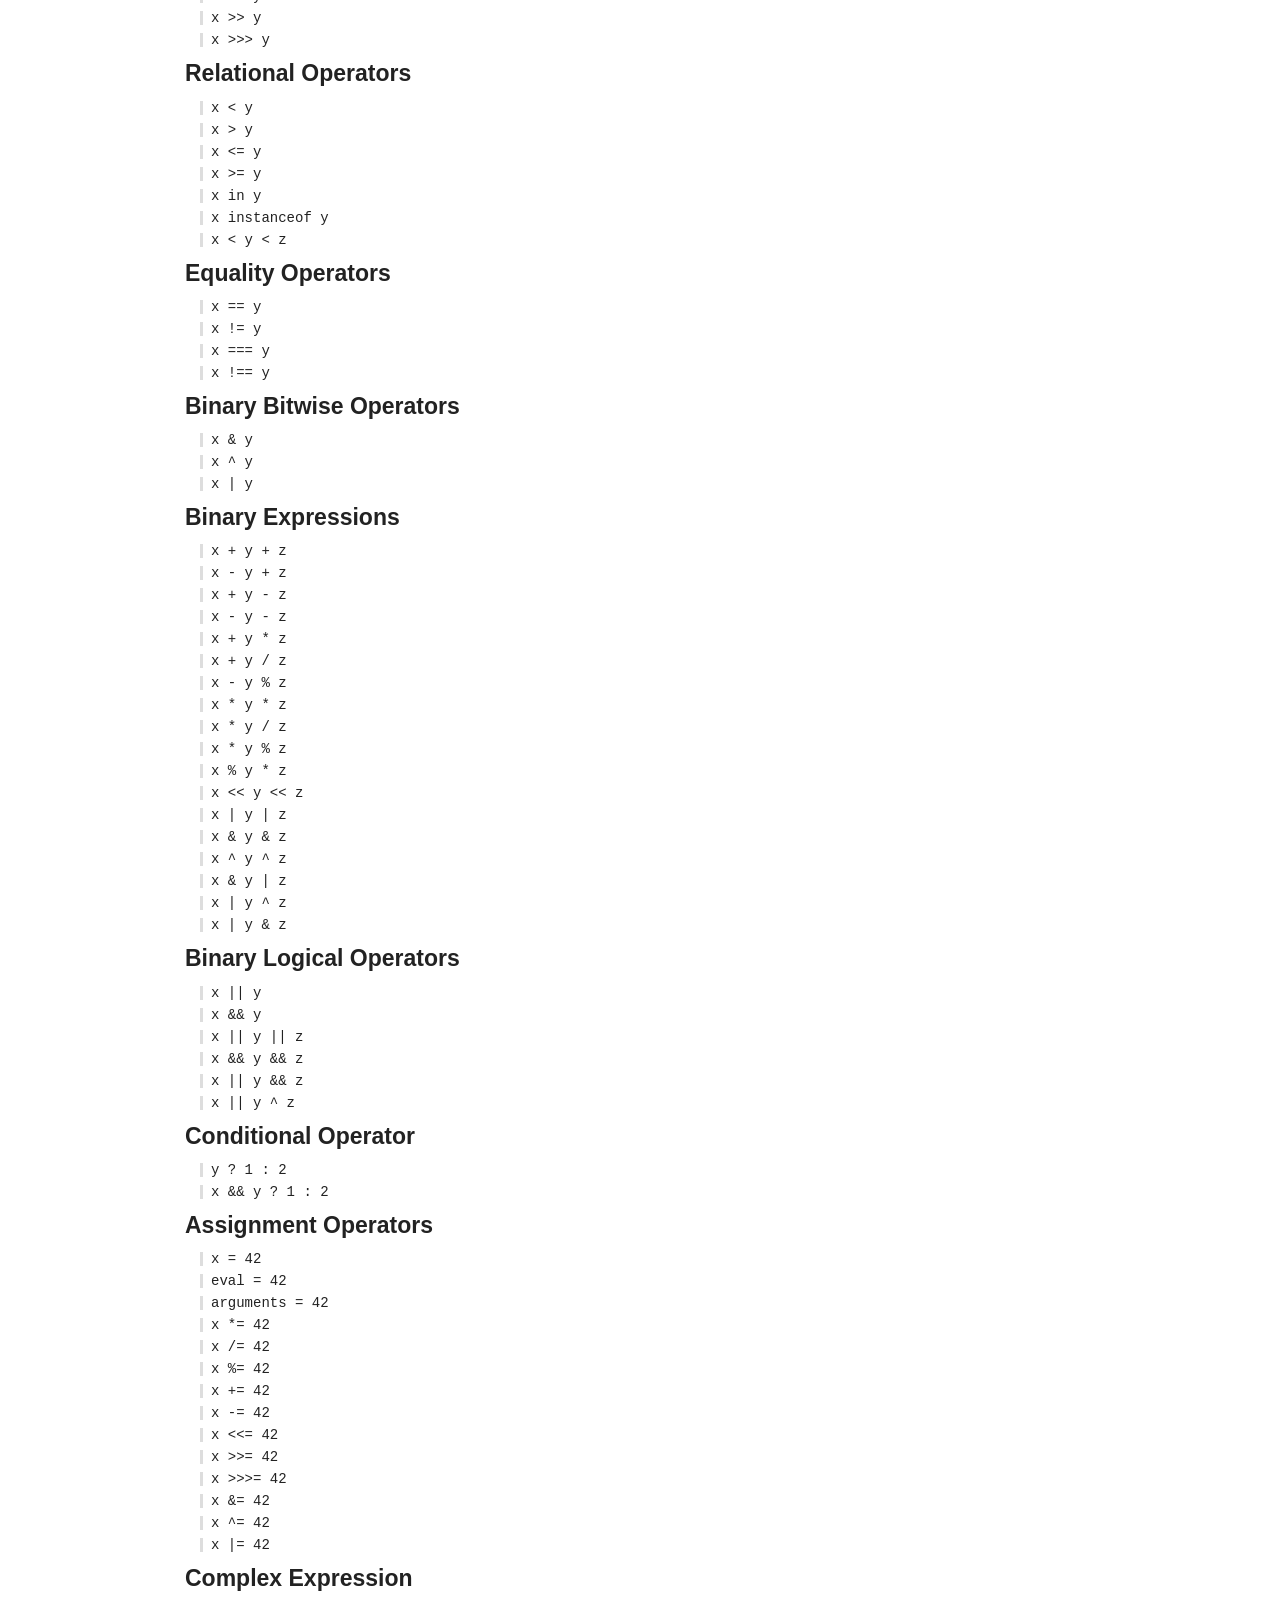
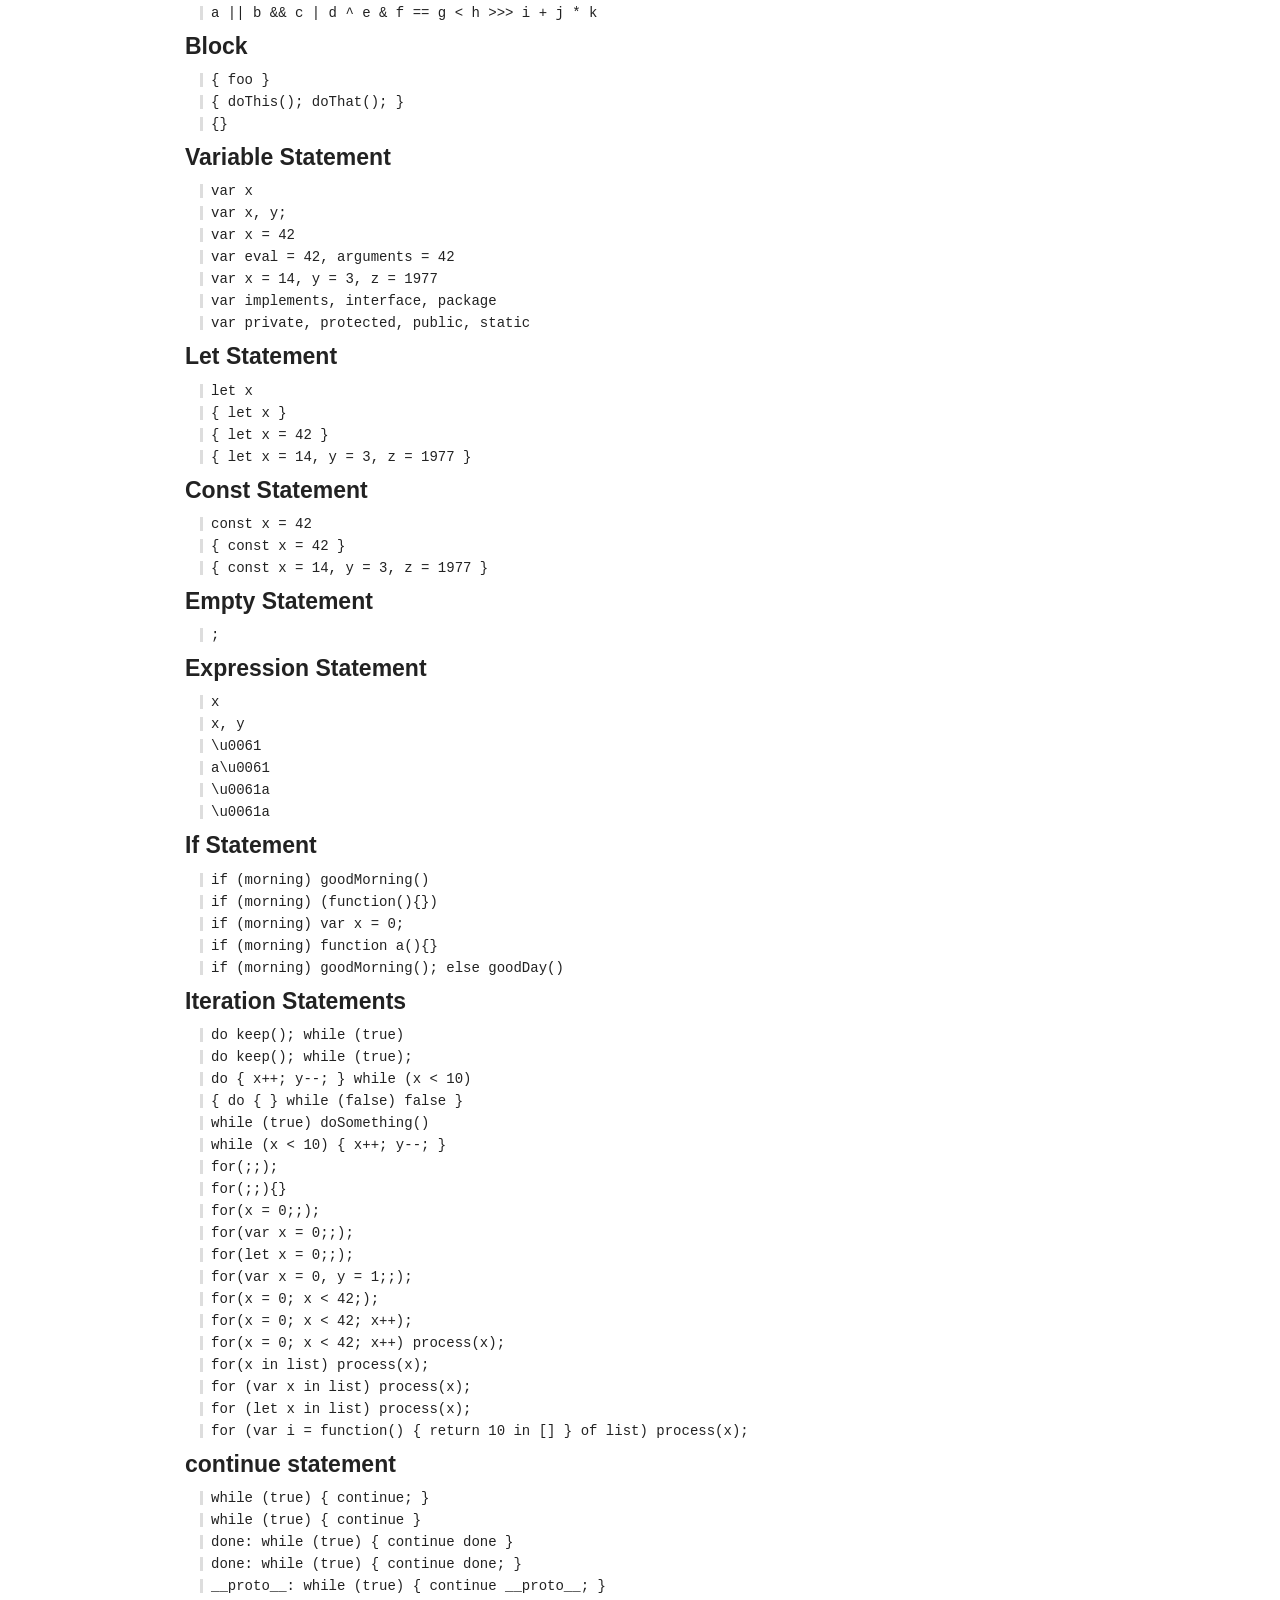
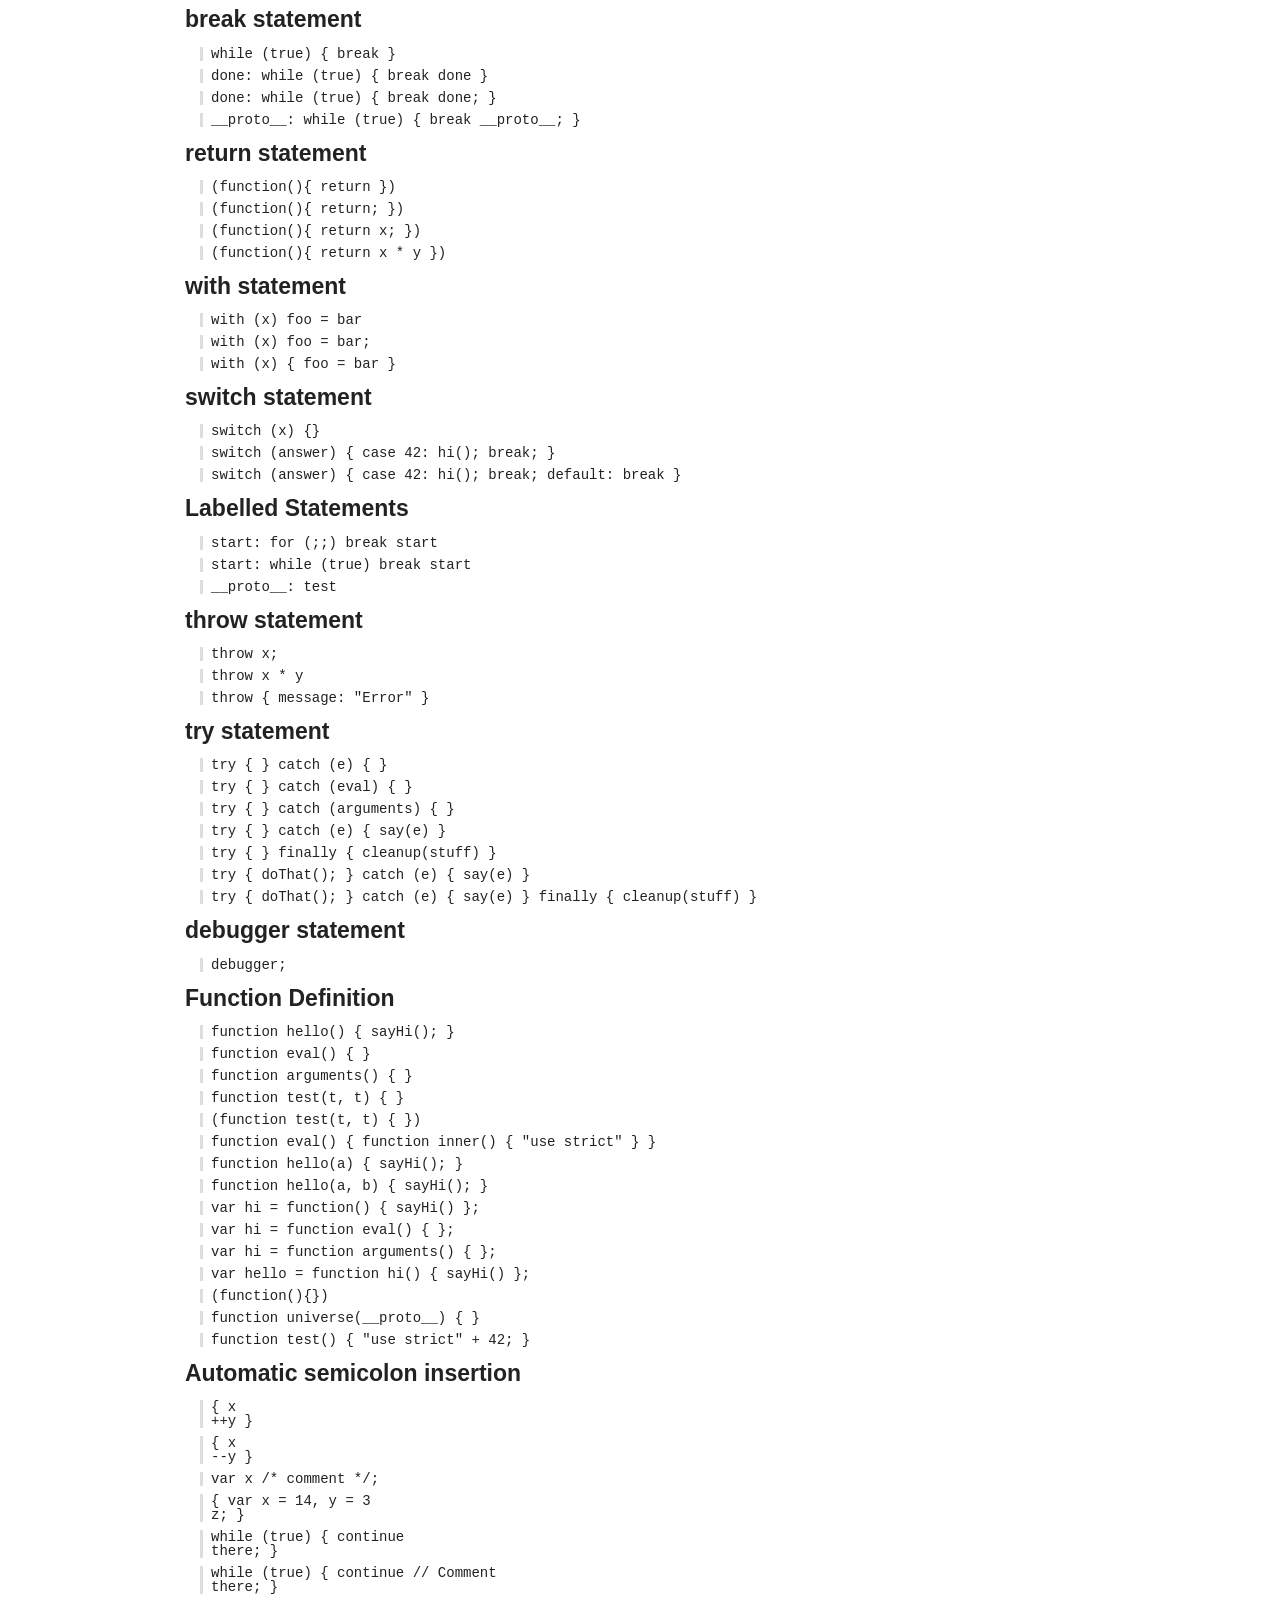
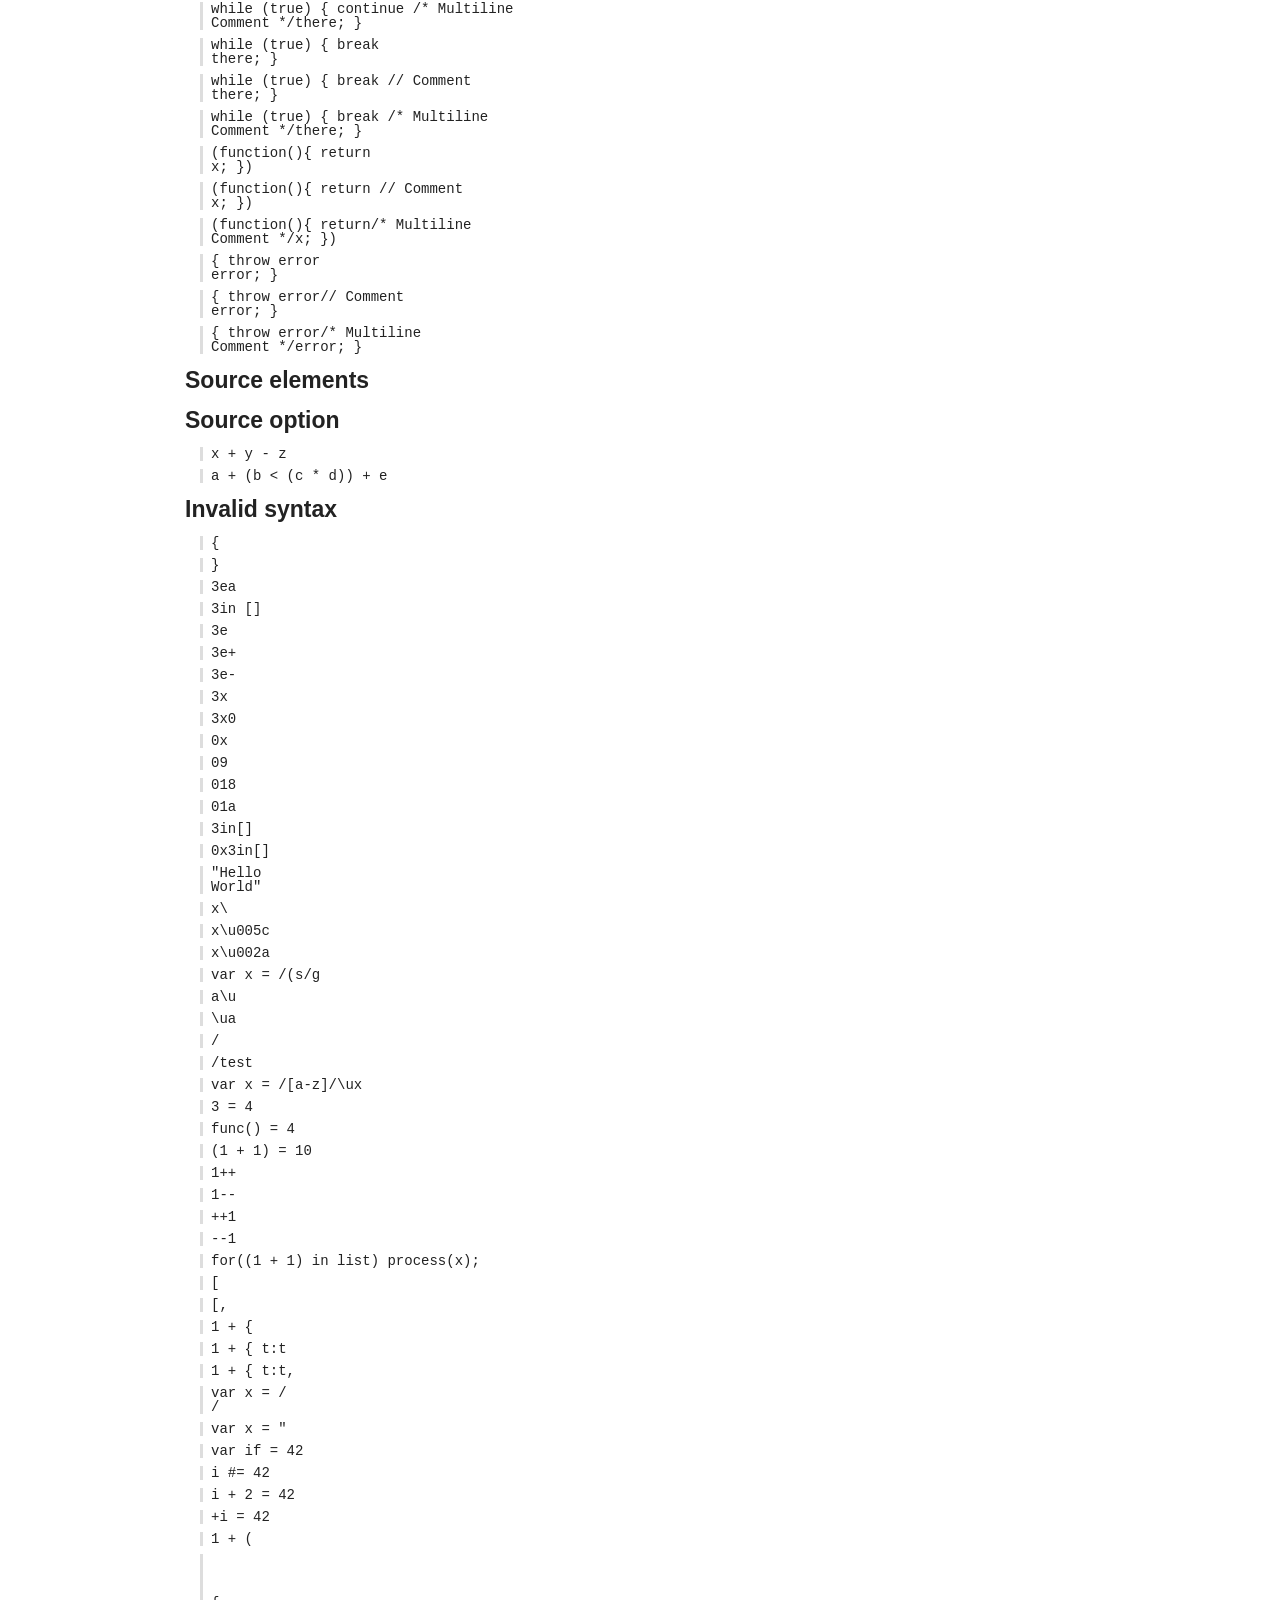
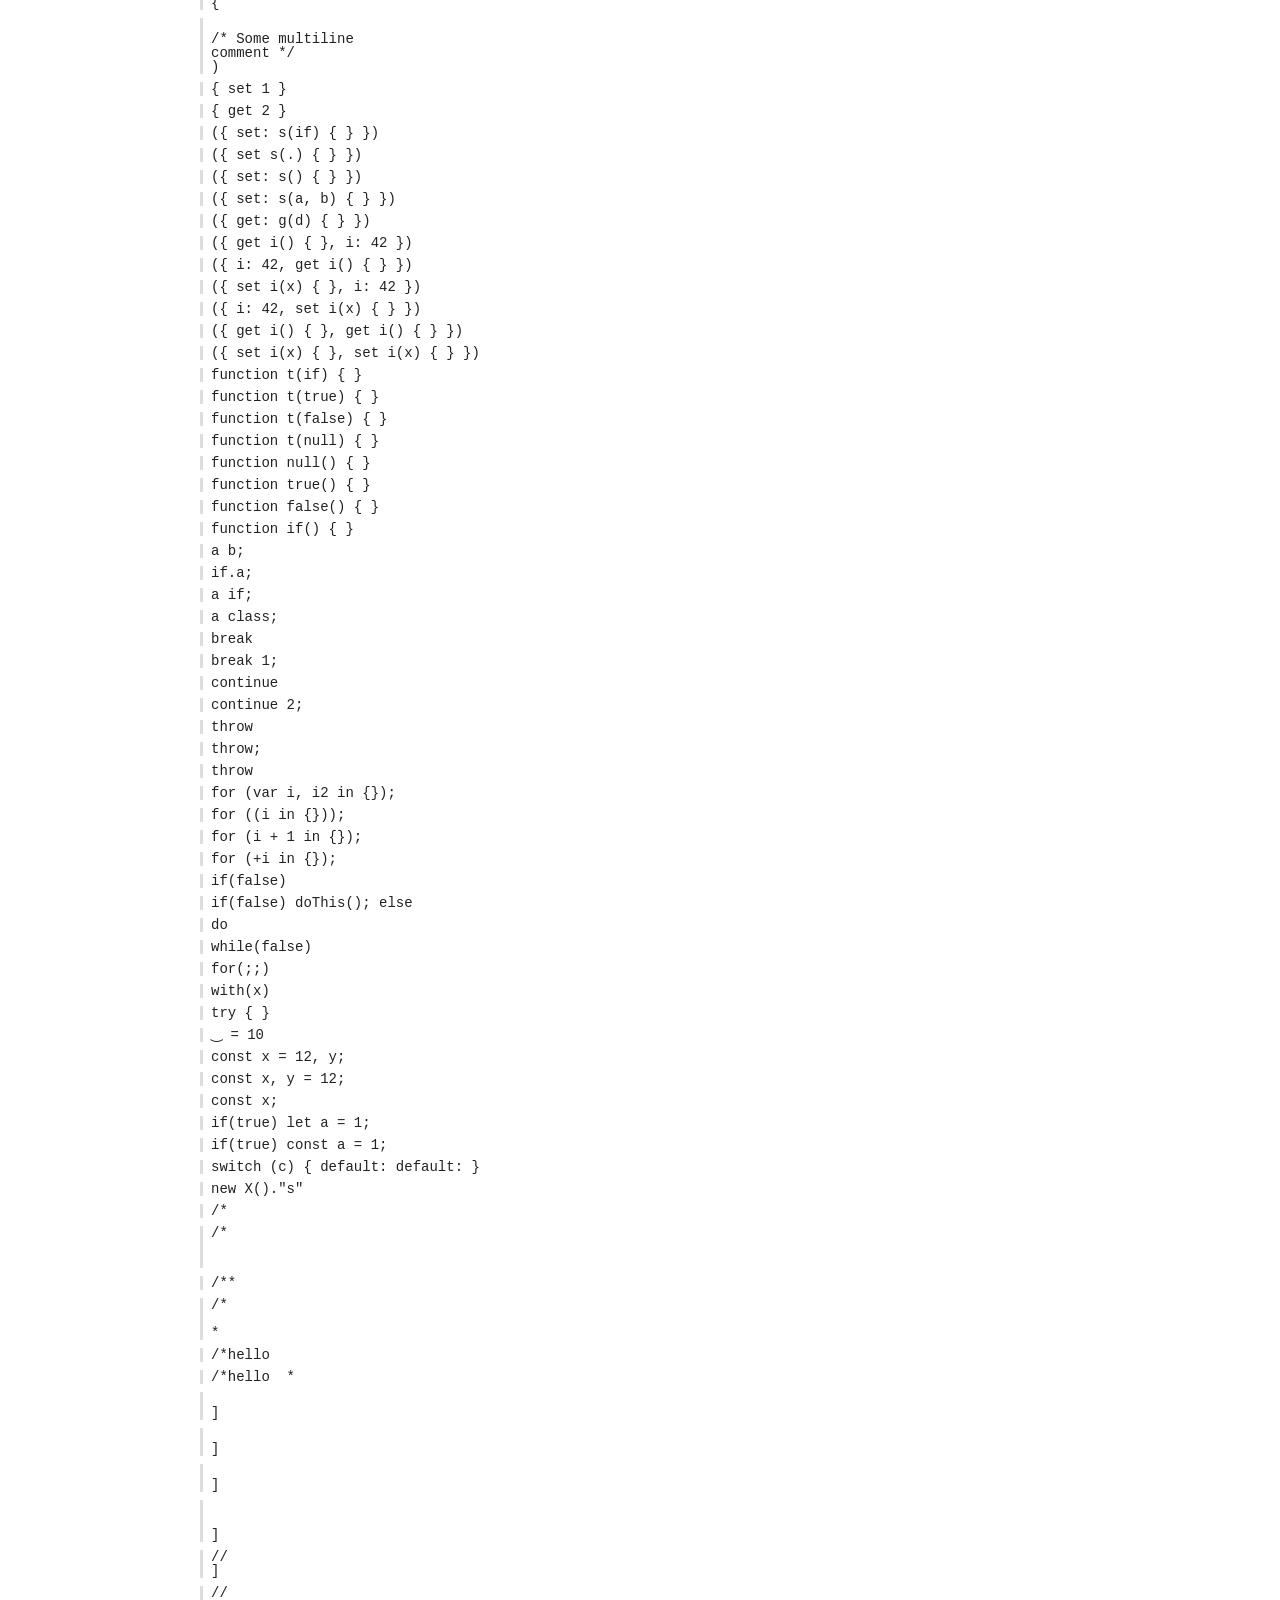
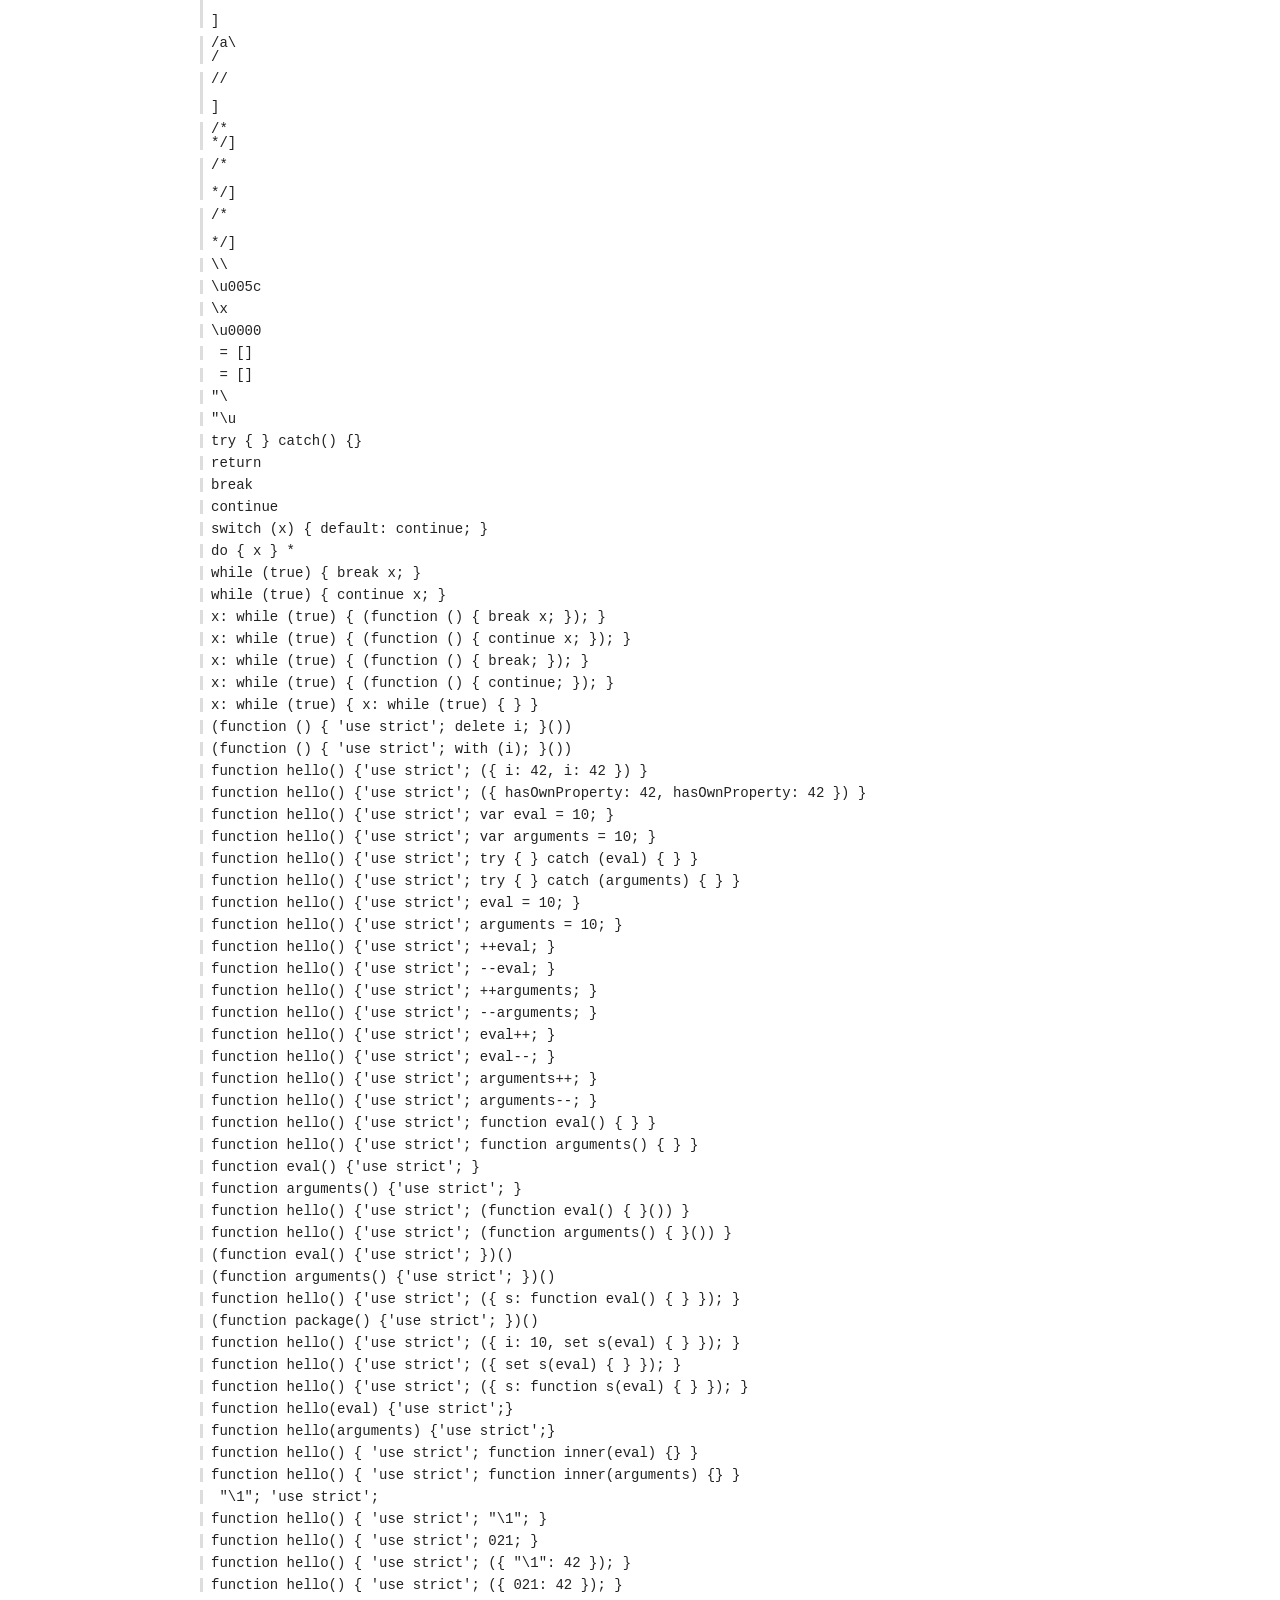
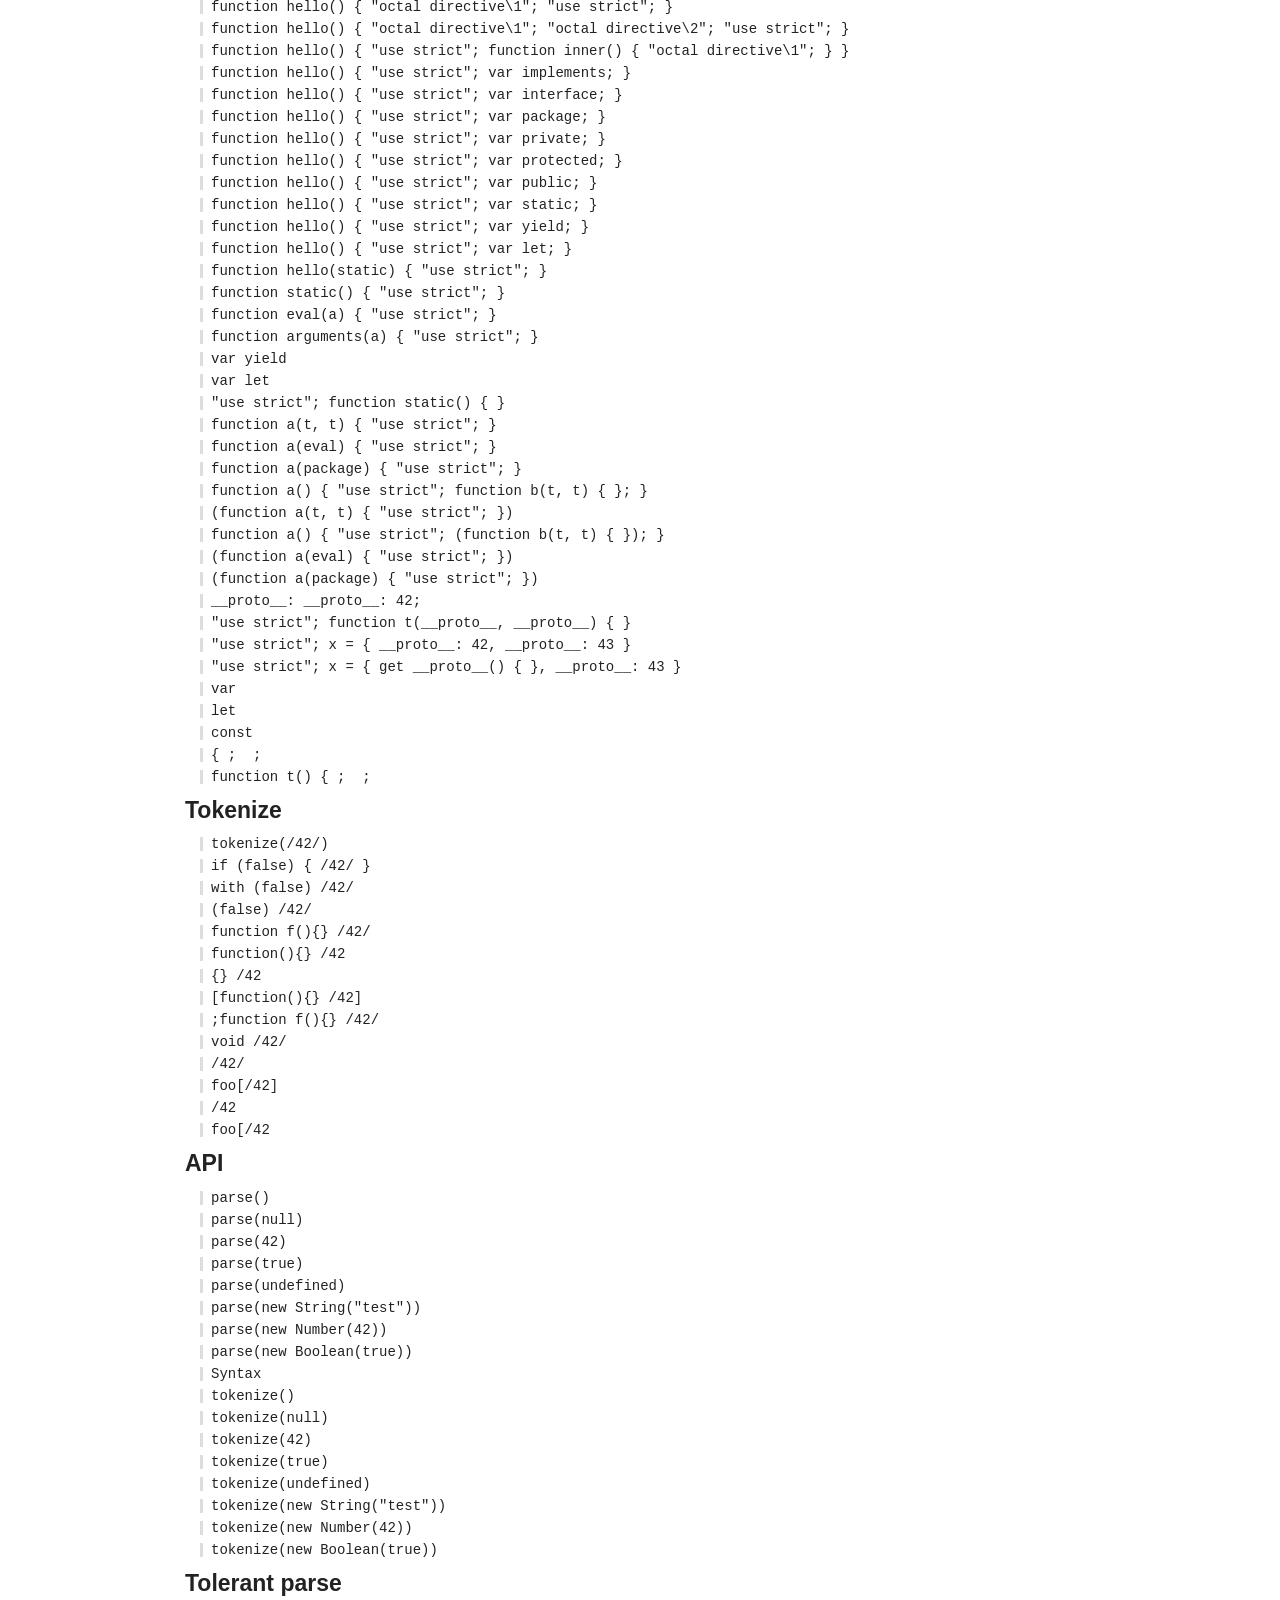
<file: node_modules/jsdoc/node_modules/esprima/test/index.html>
<!DOCTYPE html>
<!--[if IE 8]>    <html class="no-js lt-ie9" lang="en"> <![endif]-->
<!--[if gt IE 8]><!--> <html class="no-js" lang="en"> <!--<![endif]-->

<head>
  <meta charset="utf-8" />
  <title>Esprima: Unit Tests</title>
  <meta name="viewport" content="width=device-width" />
  <link rel="stylesheet" href="../assets/style.css">
  <link rel="stylesheet" href="../assets/foundation/foundation.min.css">
</head>

<body>

  <!-- Navigation bar -->
  <div class="row">
    <div class="twelve columns">
      <nav class="top-bar">
        <ul>
          <li class="name">
             <h1><a href="../index.html">Esprima</a></h1>
          </li>
        </ul>
        <section>
          <ul class="right">
            <li class="divider show-for-medium-and-up"></li>
            <li class="has-dropdown">
              <a href="../demo/index.html">Demo</a>
              <ul class="dropdown">
                <li><label>Static Analysis</label></li>
                <li><a href="../demo/parse.html">Online Parsing</a></li>
                <li><a href="../demo/validate.html">Syntax Validator</a></li>
                <li><a href="../demo/precedence.html">Operator Precedence</a></li>
                <li><a href="../demo/collector.html">Regex Collector</a></li>
                <li><label>Dynamic Tracing</label></li>
                <li><a href="../demo/functiontrace.html">Function Instrumentation</a></li>
                <li><label>Code Transformation</label></li>
                <li><a href="../demo/rewrite.html">Source Rewrite</a></li>
                <li><a href="../demo/minify.html">Minifiy &amp; Obfuscate</a></li>
                <li><label>Editing Tools</label></li>
                <li><a href="../demo/highlight.html">Identifier Highlight</a></li>
                <li><a href="../demo/autocomplete.html">Autocomplete</a></li>
              </ul>
            </li>
            <li class="has-dropdown">
              <a href="#">Project</a>
              <ul class="dropdown">
                <li><a href="http://github.com/ariya/esprima">Git Repository</a></li>
                <li><a href="https://travis-ci.org/ariya/esprima">Continuous Integration</a></li>
                <li><a href="http://groups.google.com/group/esprima">Mailing List</a></li>
                <li><a href="http://issues.esprima.org/">Issue Tracker</a></li>
                <li class="divider"></li>
                <li><label>QA</label></li>
                <li><a href="../test/index.html">Unit Tests</a></li>
                <li><a href="../test/benchmarks.html">Benchmarks Suite</a></li>
                <li><a href="../test/compat.html">Compatibility Tests</a></li>
                <li><a href="../test/compare.html">Speed Comparison</a></li>
                <li><a href="../test/module.html">Module Loading</a></li>
                <li><a href="../test/coverage.html">Coverage Analysis</a></li>
              </ul>
            </li>
            <li><a href="../doc/index.html">Documentation</a></li>
          </ul>
        </section>
      </nav>
    </div>
  </div>

  <!-- Title and subtitle -->
  <div class="row">
    <div class="twelve columns">
      <h3 class="subheader"><strong>Unit Tests</strong> ensures the correct implementation</h3>
    </div>
  </div>

  <!-- Main content -->
  <div class="row">
    <div class="eight columns">
      <div id="report"></div>
    </div>

    <div class="four columns">
      <div id="status" class="alert-box secondary">Please wait...</div>
      <div class="panel">
        <p>A software project is only as good as its QA workflow. This set of unit tests
        makes sure that no regression is ever sneaked in.</p>
        <p>Version being tested: <strong><span id="version"></span></strong>.</p>
      </div>
    </div>
  </div>

  <!-- Footer -->
  <div class="row copyright">
    <div class="six columns">
      <p>Esprima is created and mantained by <a href="http://ariya.ofilabs.com/about">Ariya Hidayat</a>.</p>
    </div>
    <div class="six columns">
      <ul class="link-list right">
        <li><a href="http://twitter.com/esprima">@Esprima</a></li>
        <li><a href="https://github.com/ariya/esprima">GitHub</a></li>
      </ul>
    </div>
  </div>

<script src="../esprima.js"></script>
<script src="../assets/json2.js"></script>
<script src="test.js"></script>
<script src="harmonytest.js"></script>
<script src="runner.js"></script>
<script>
/*jslint browser: true */
window.onload = window.runTests;
</script>
</body>
</html>
</file>
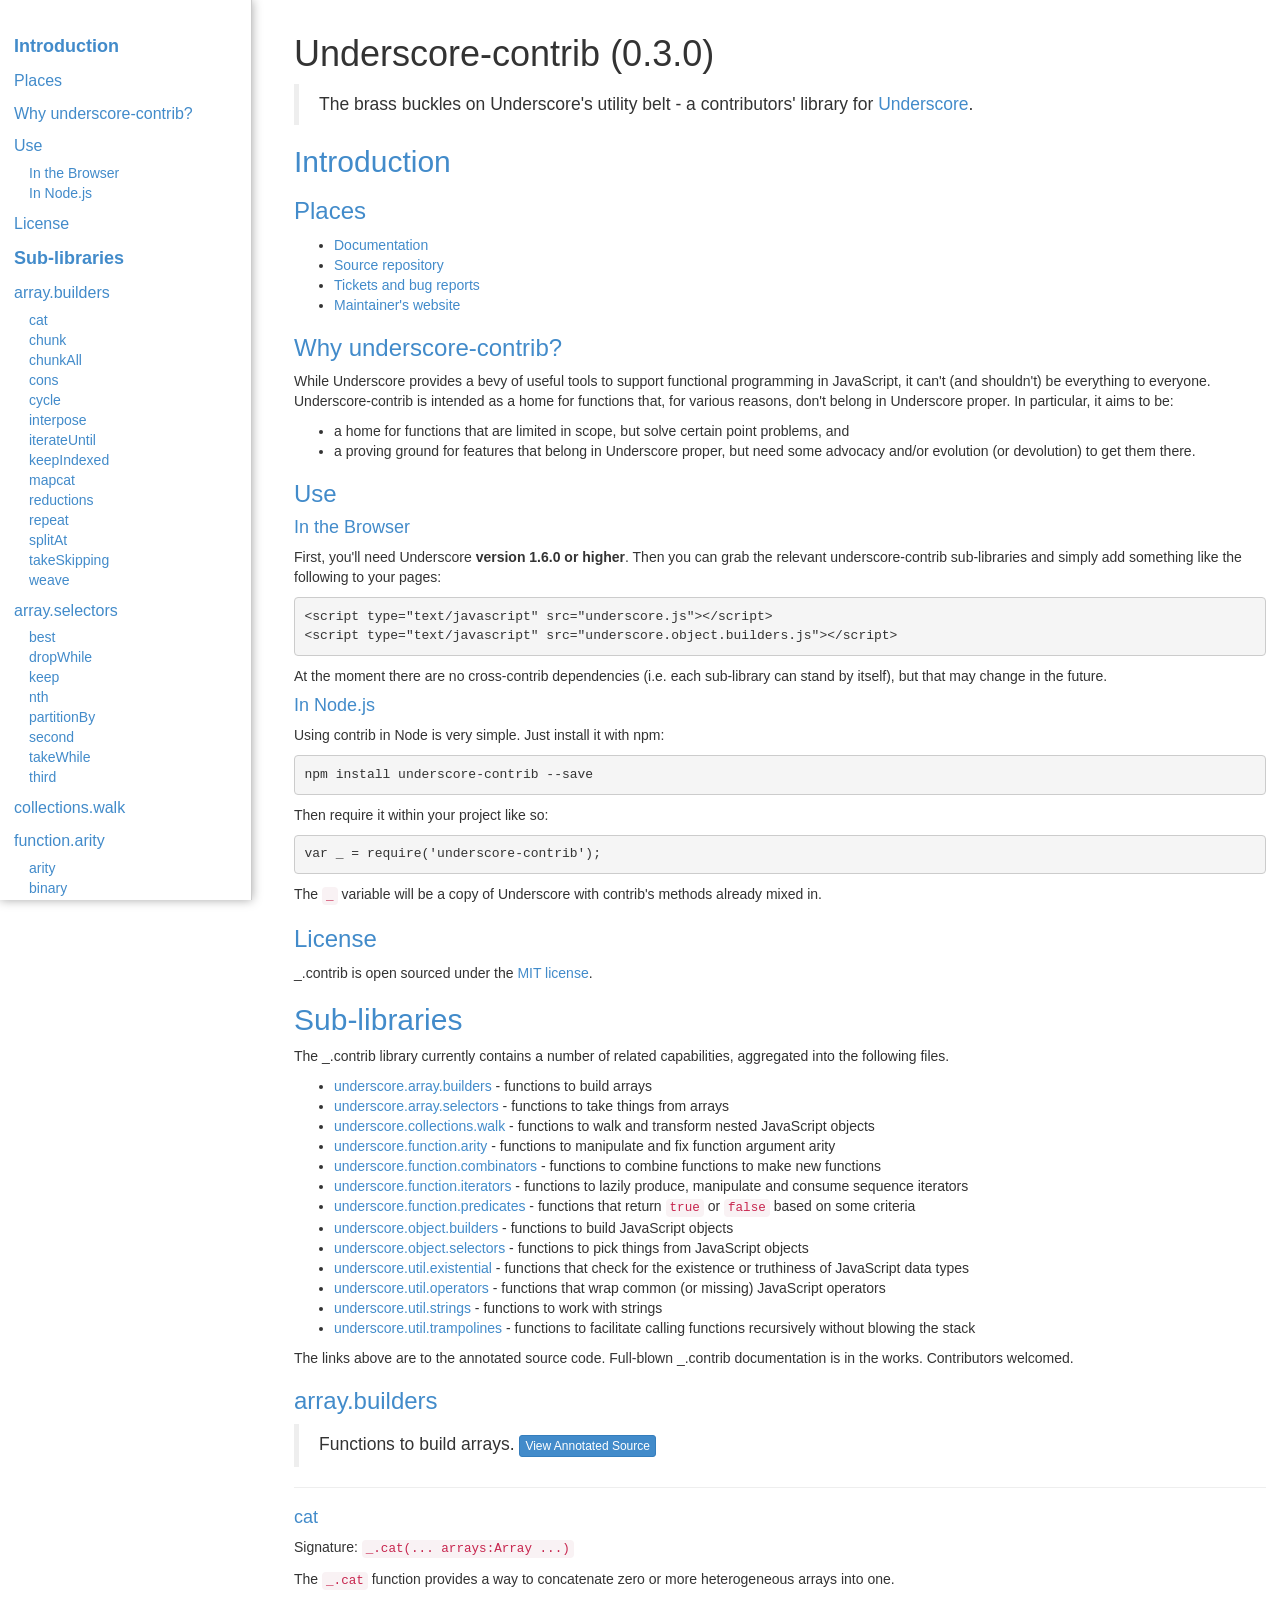
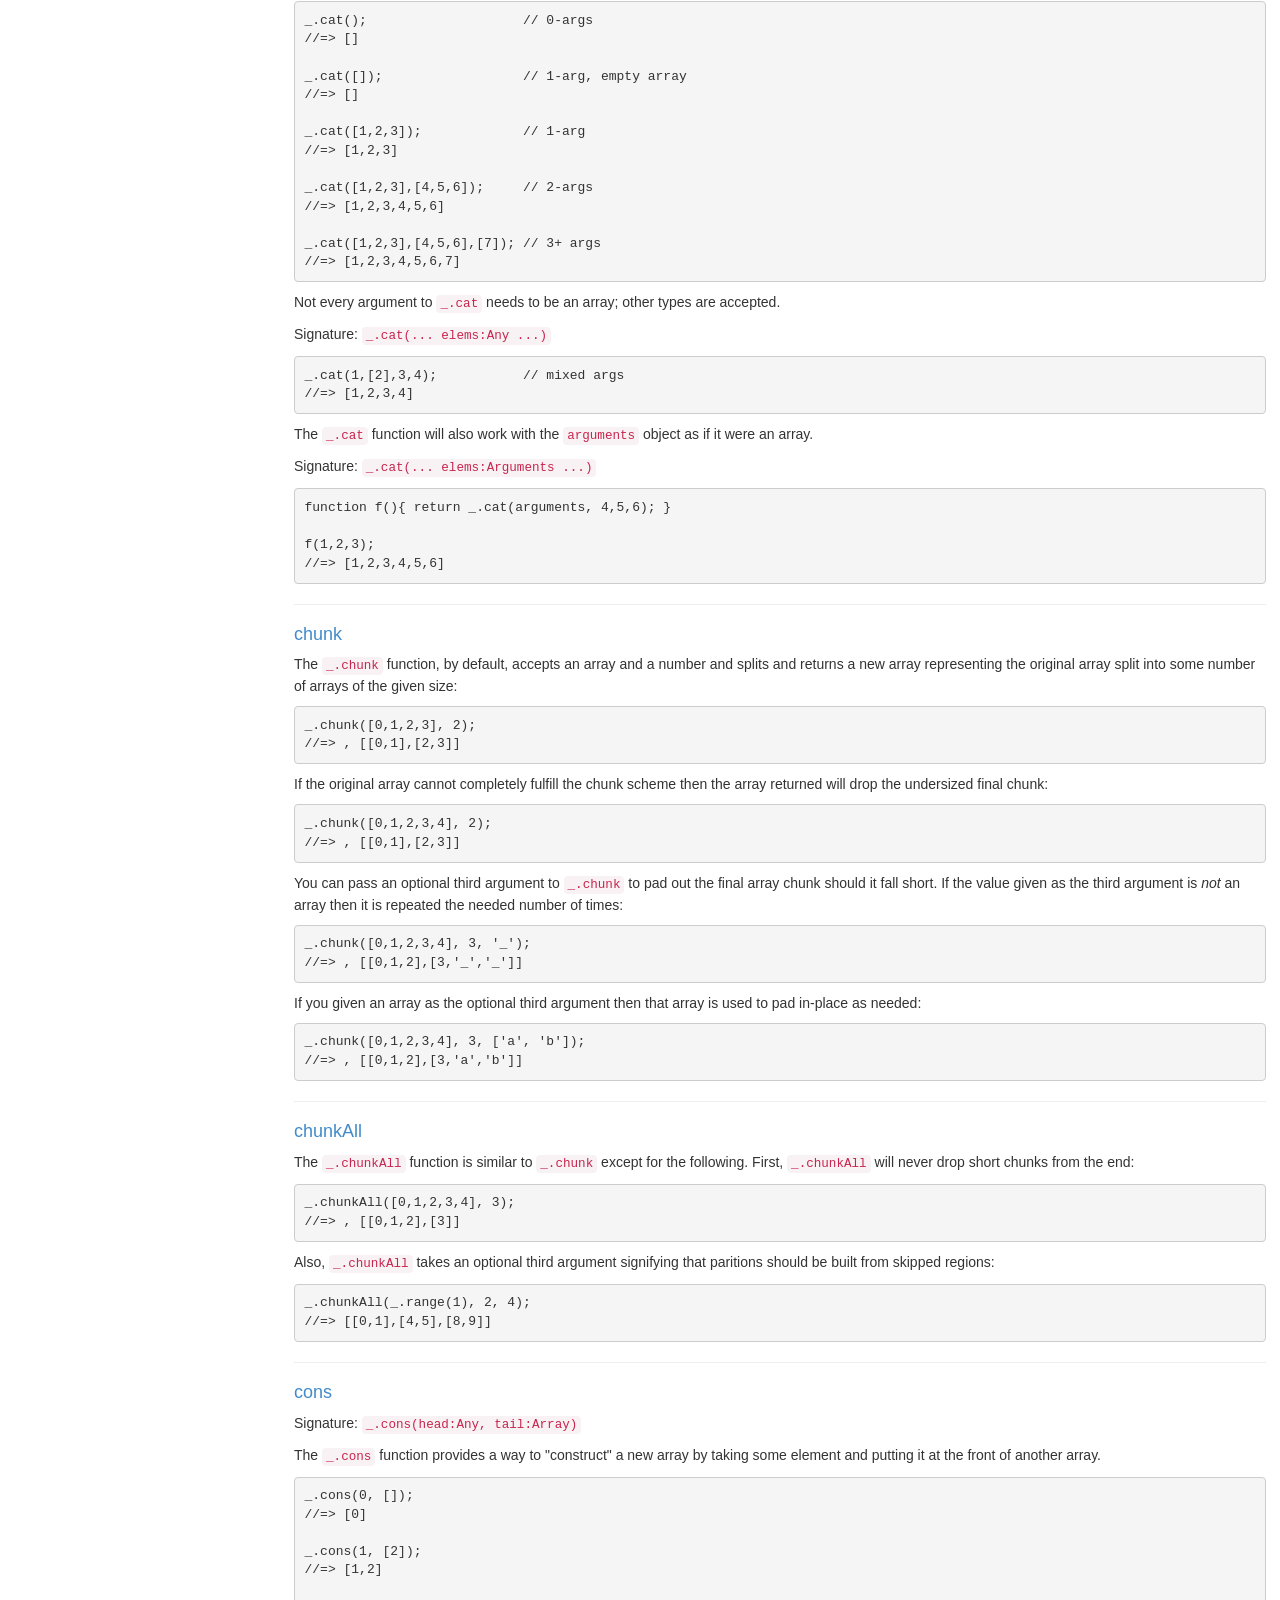
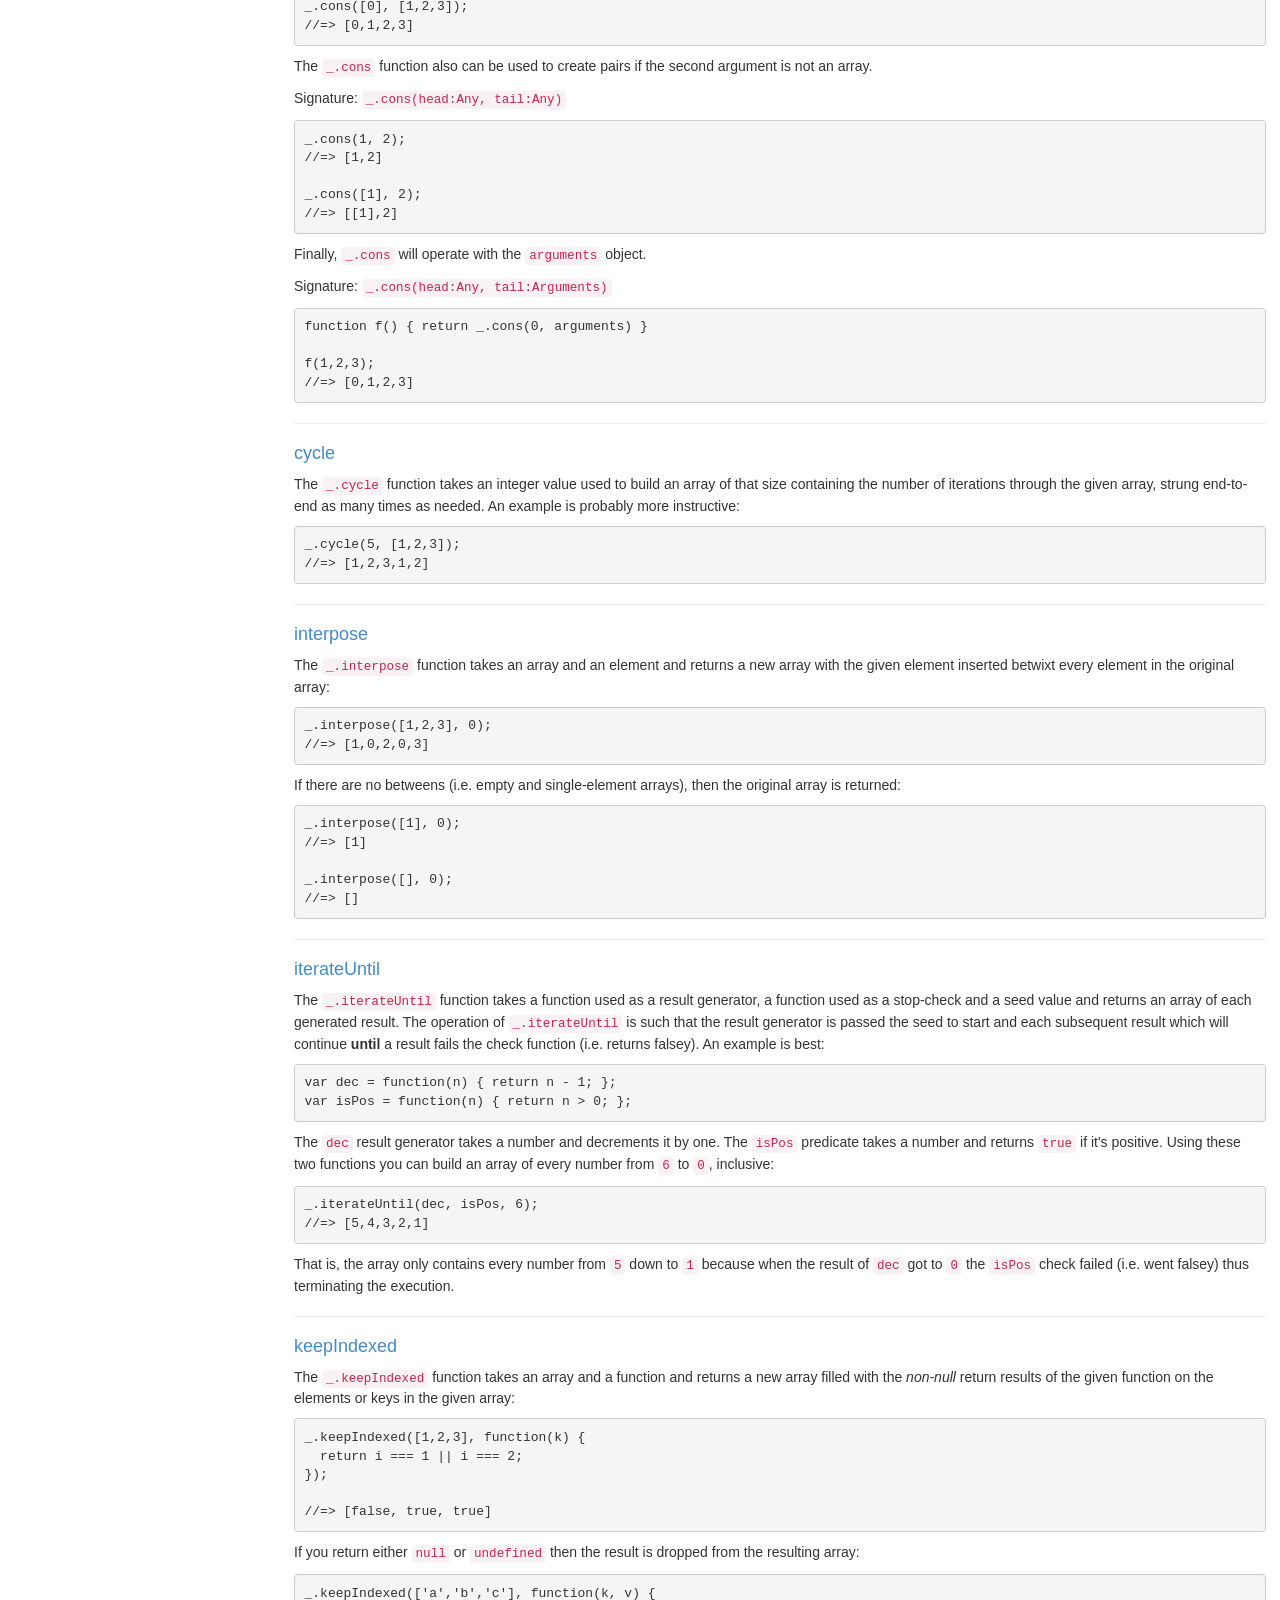
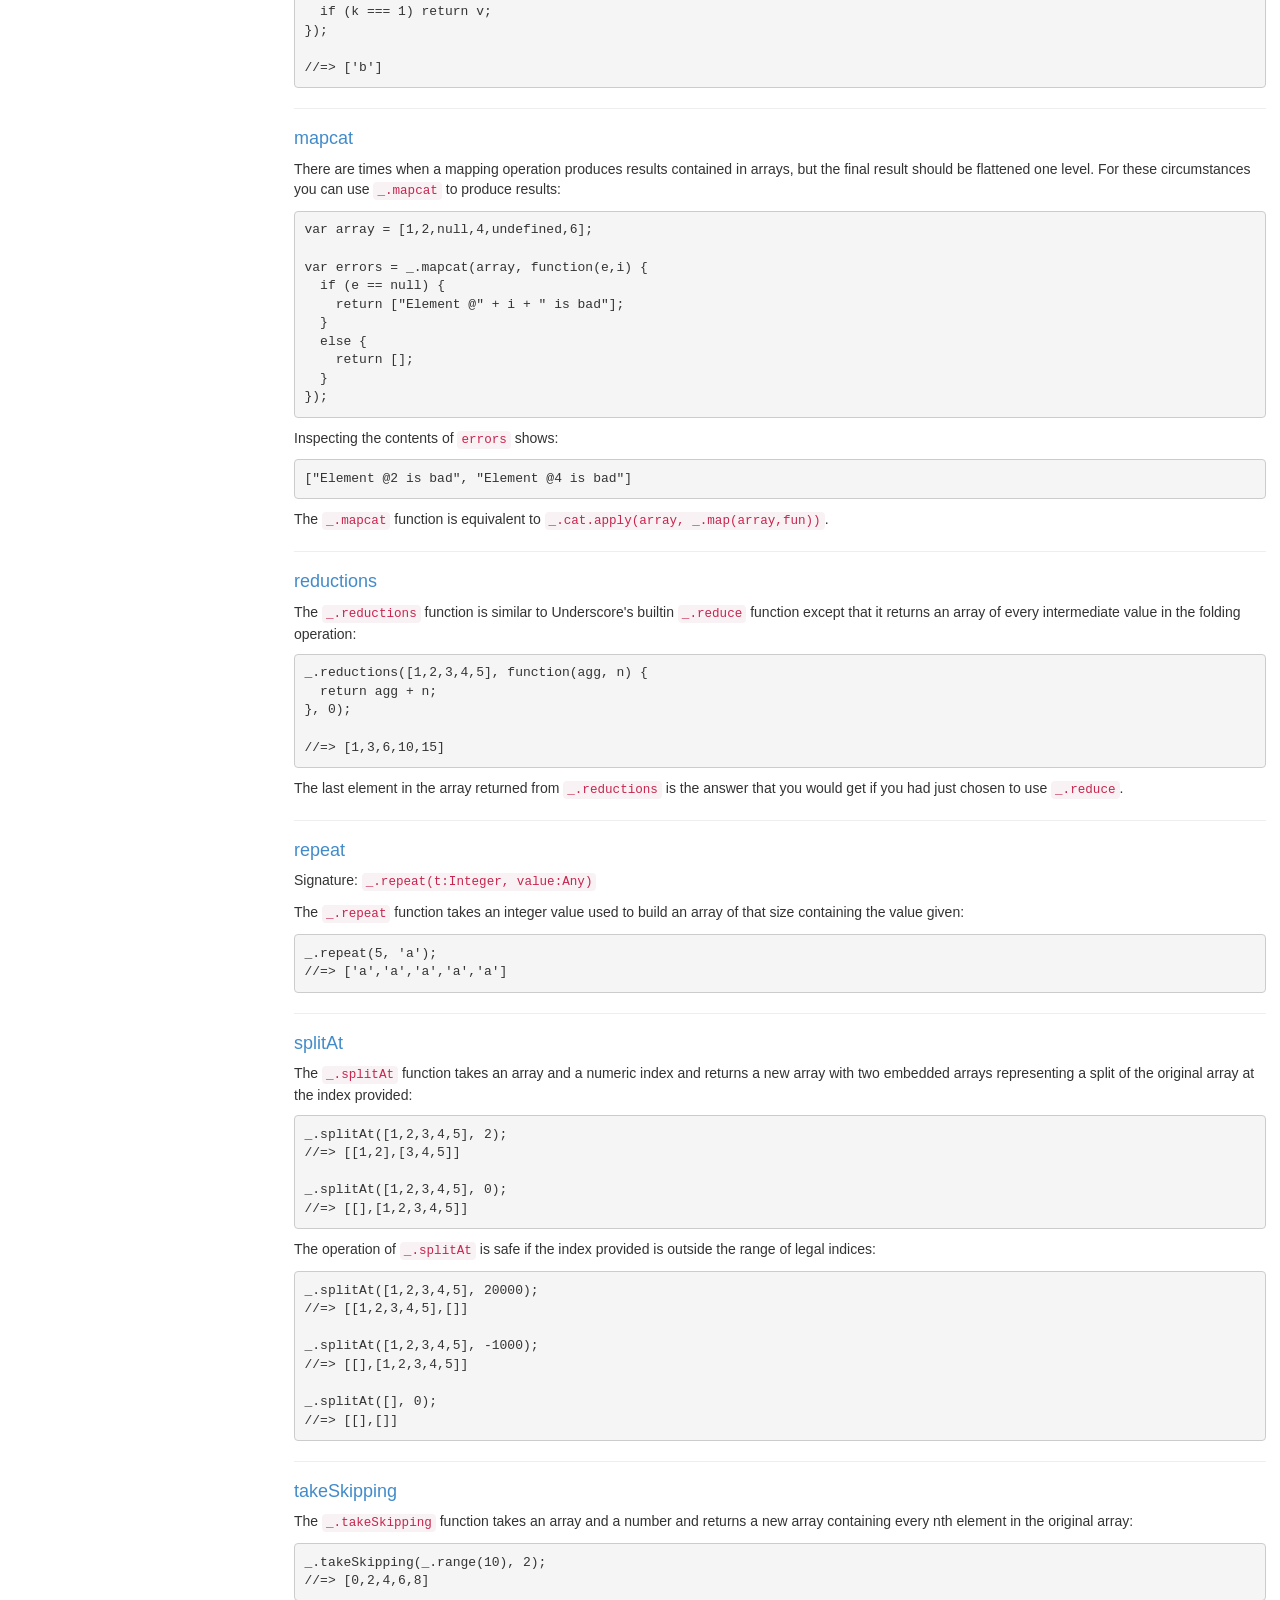
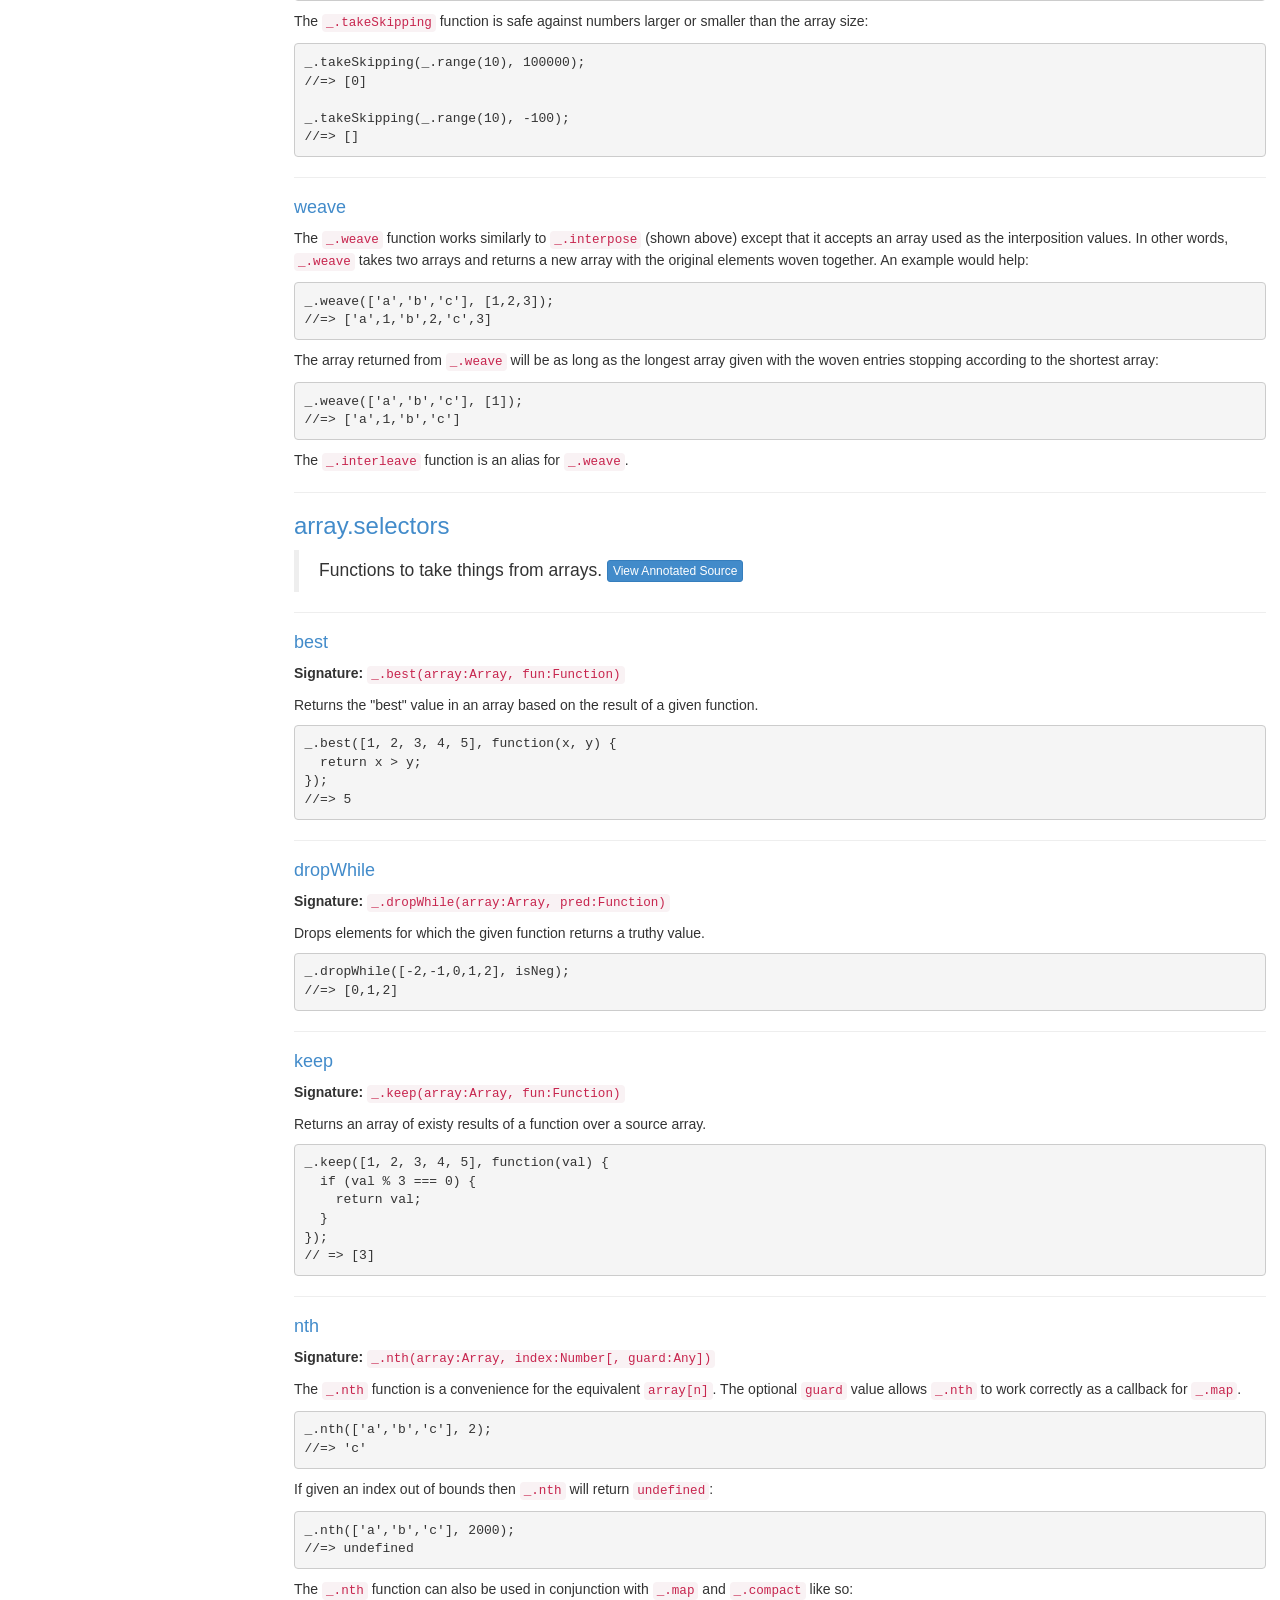
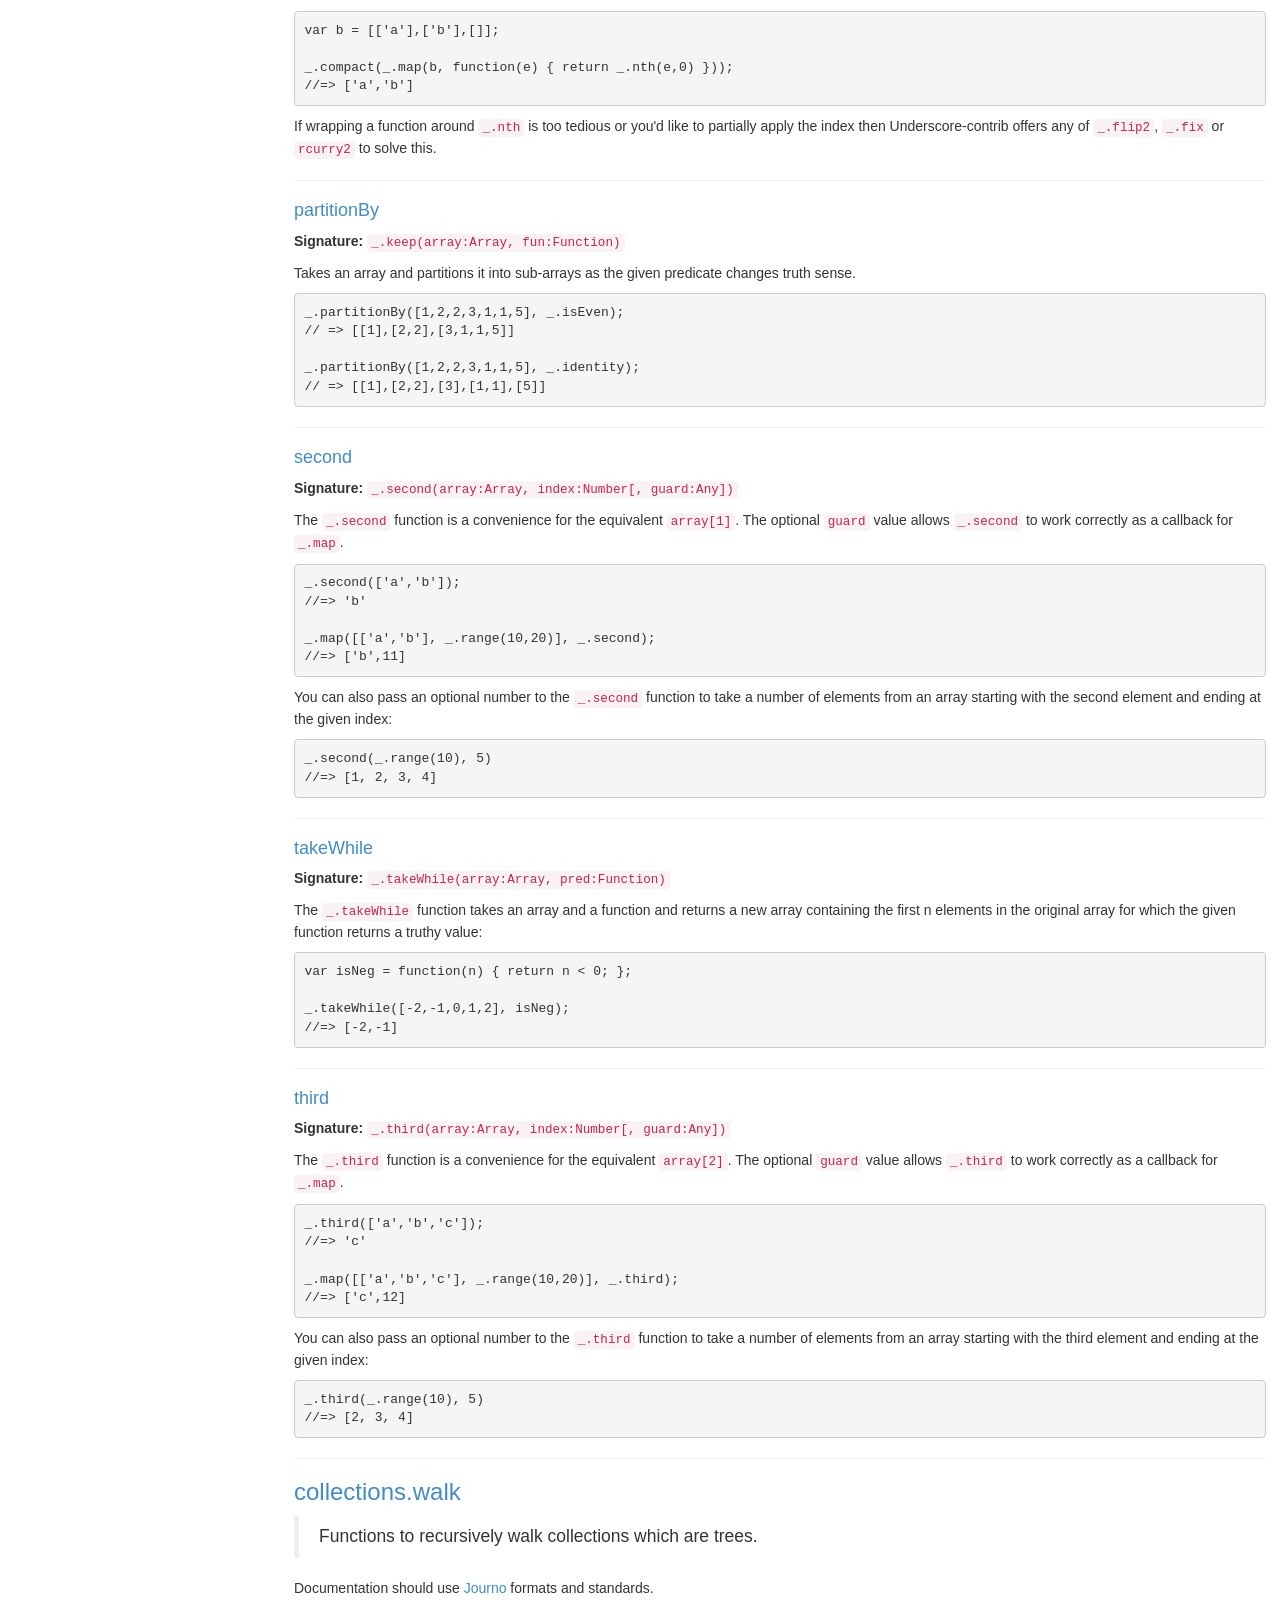
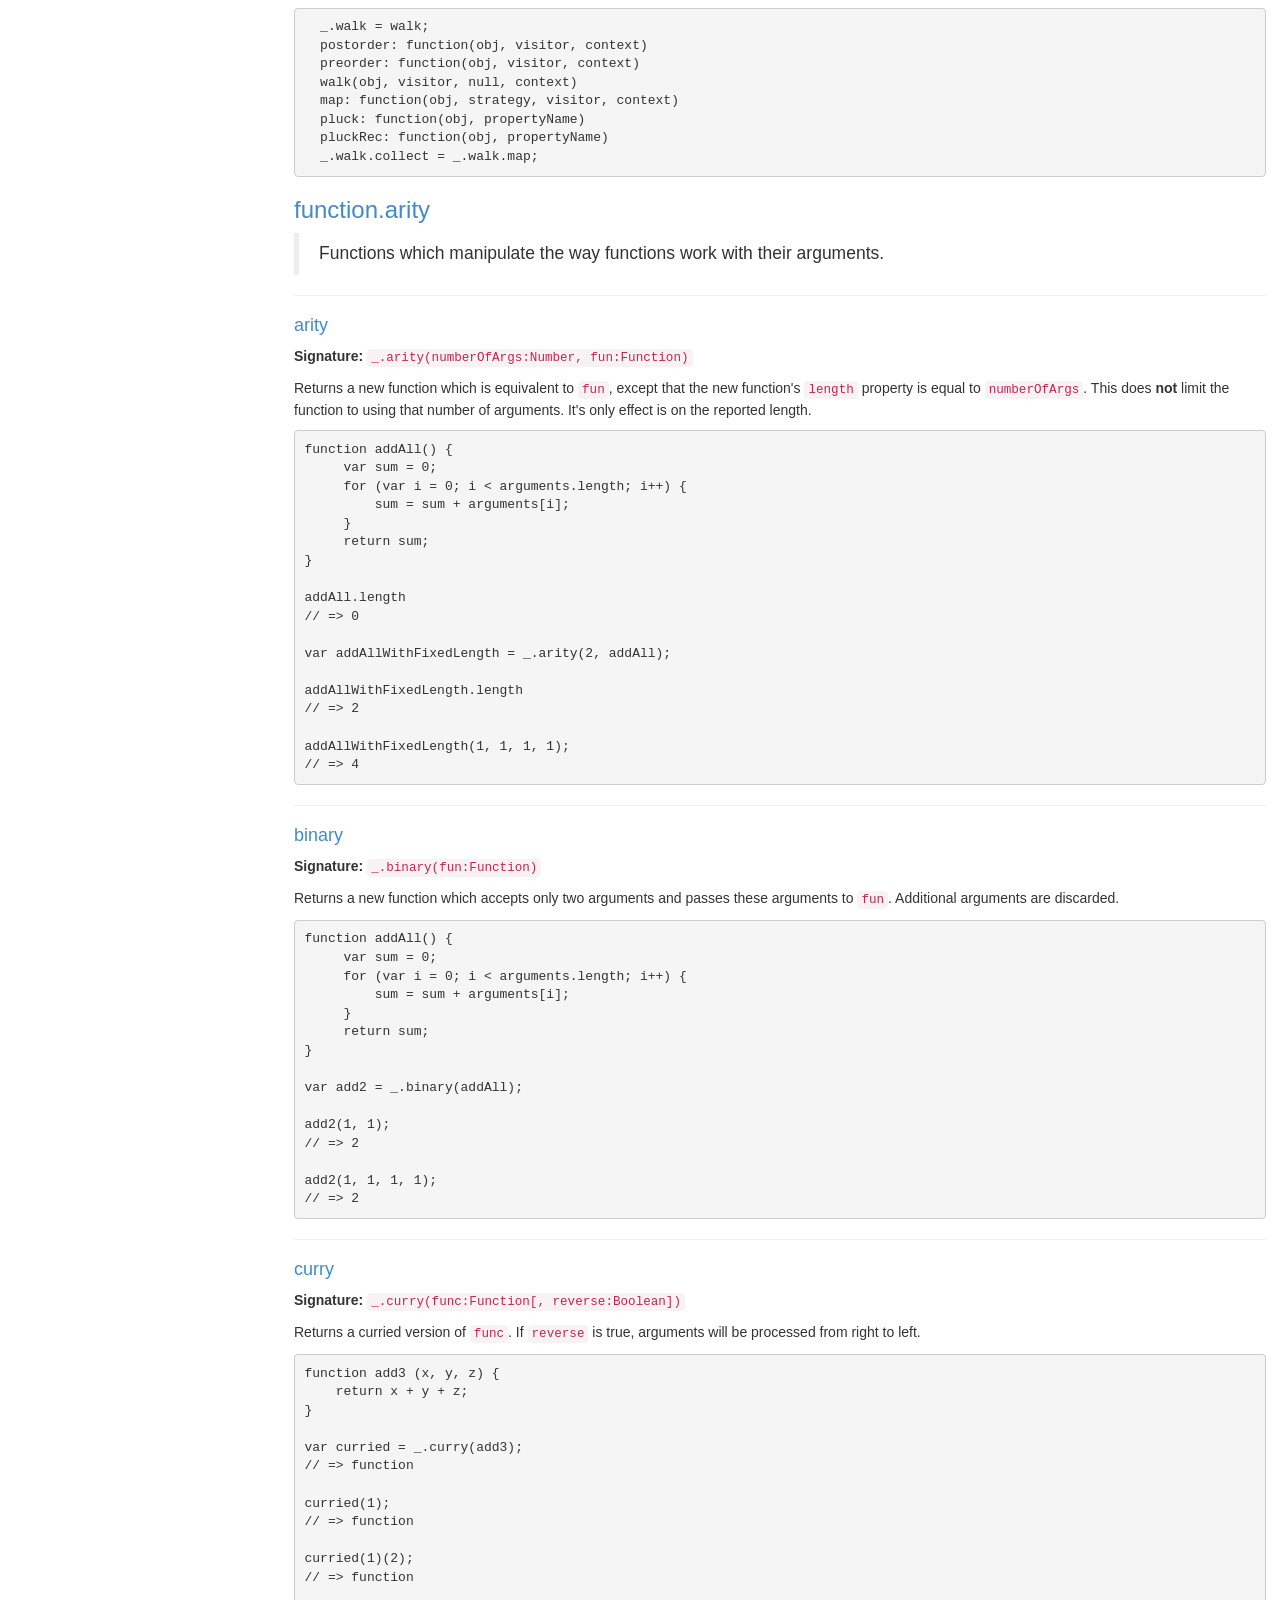
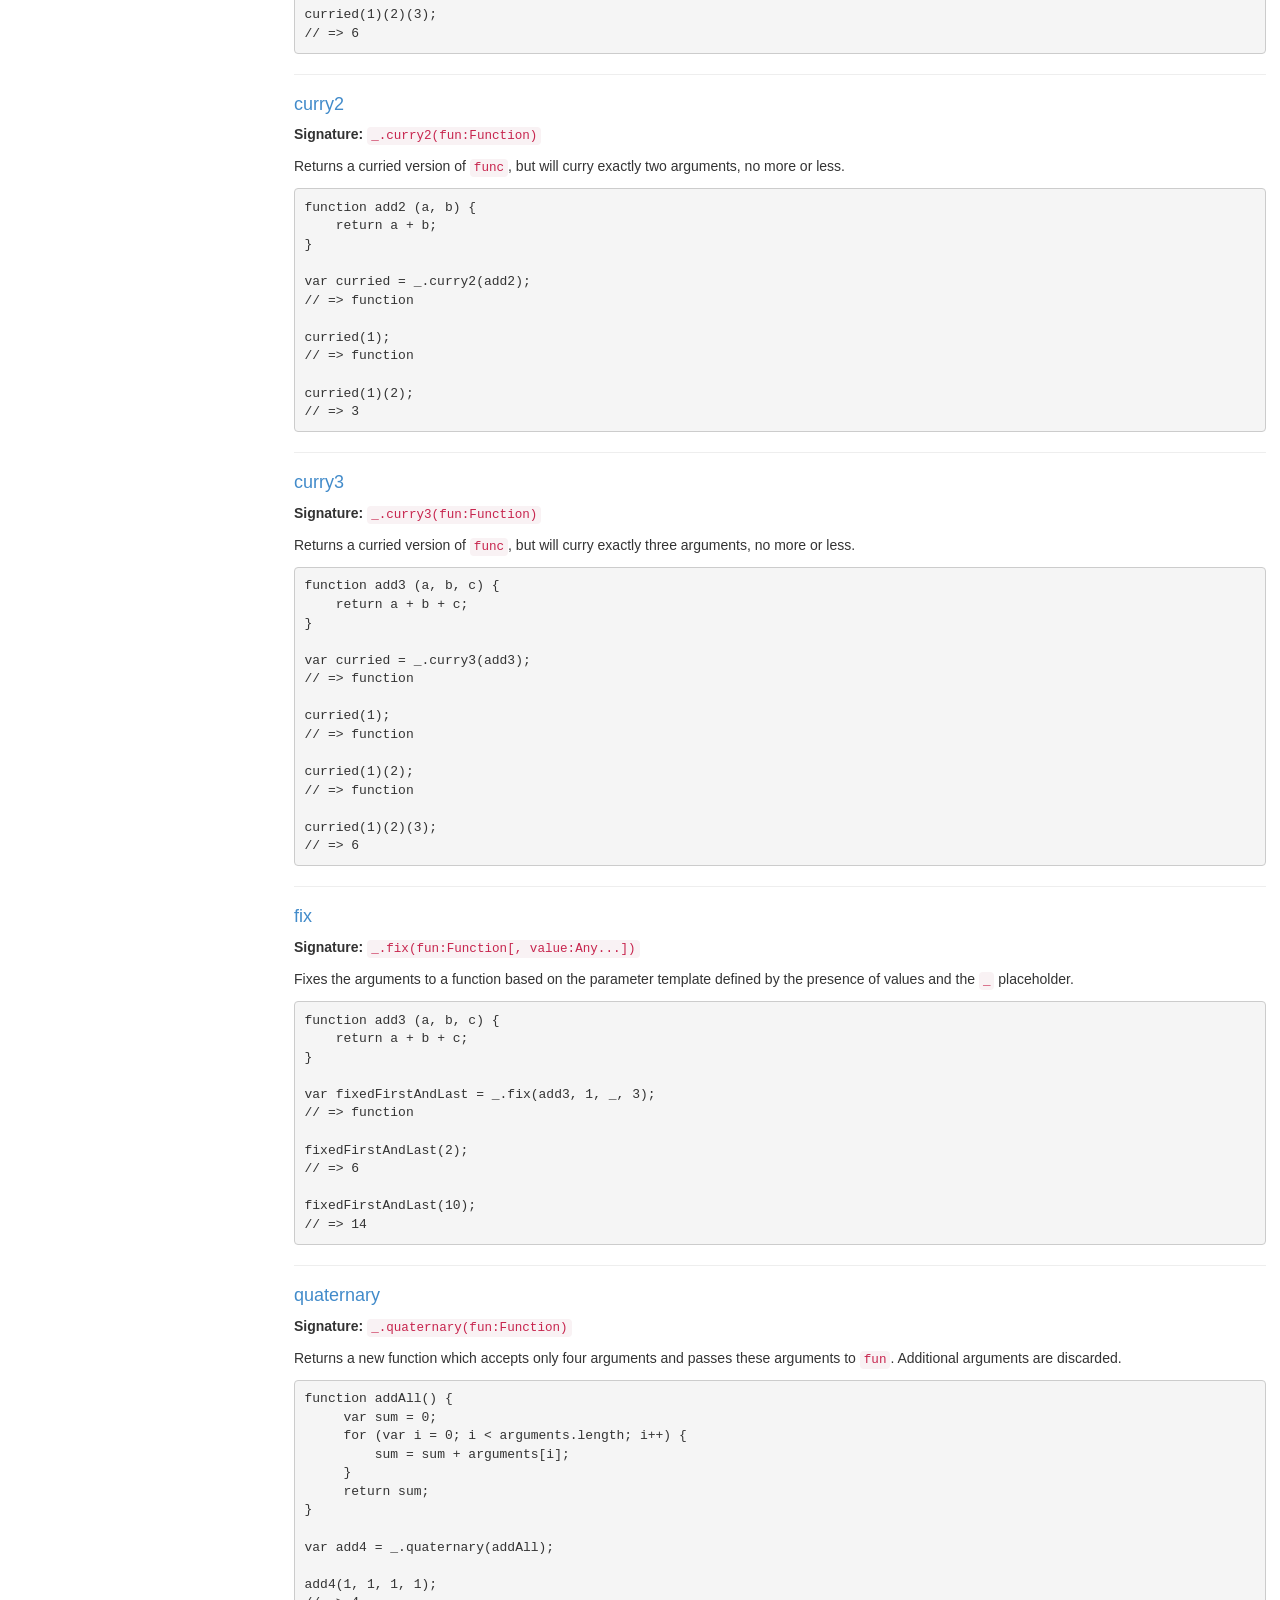
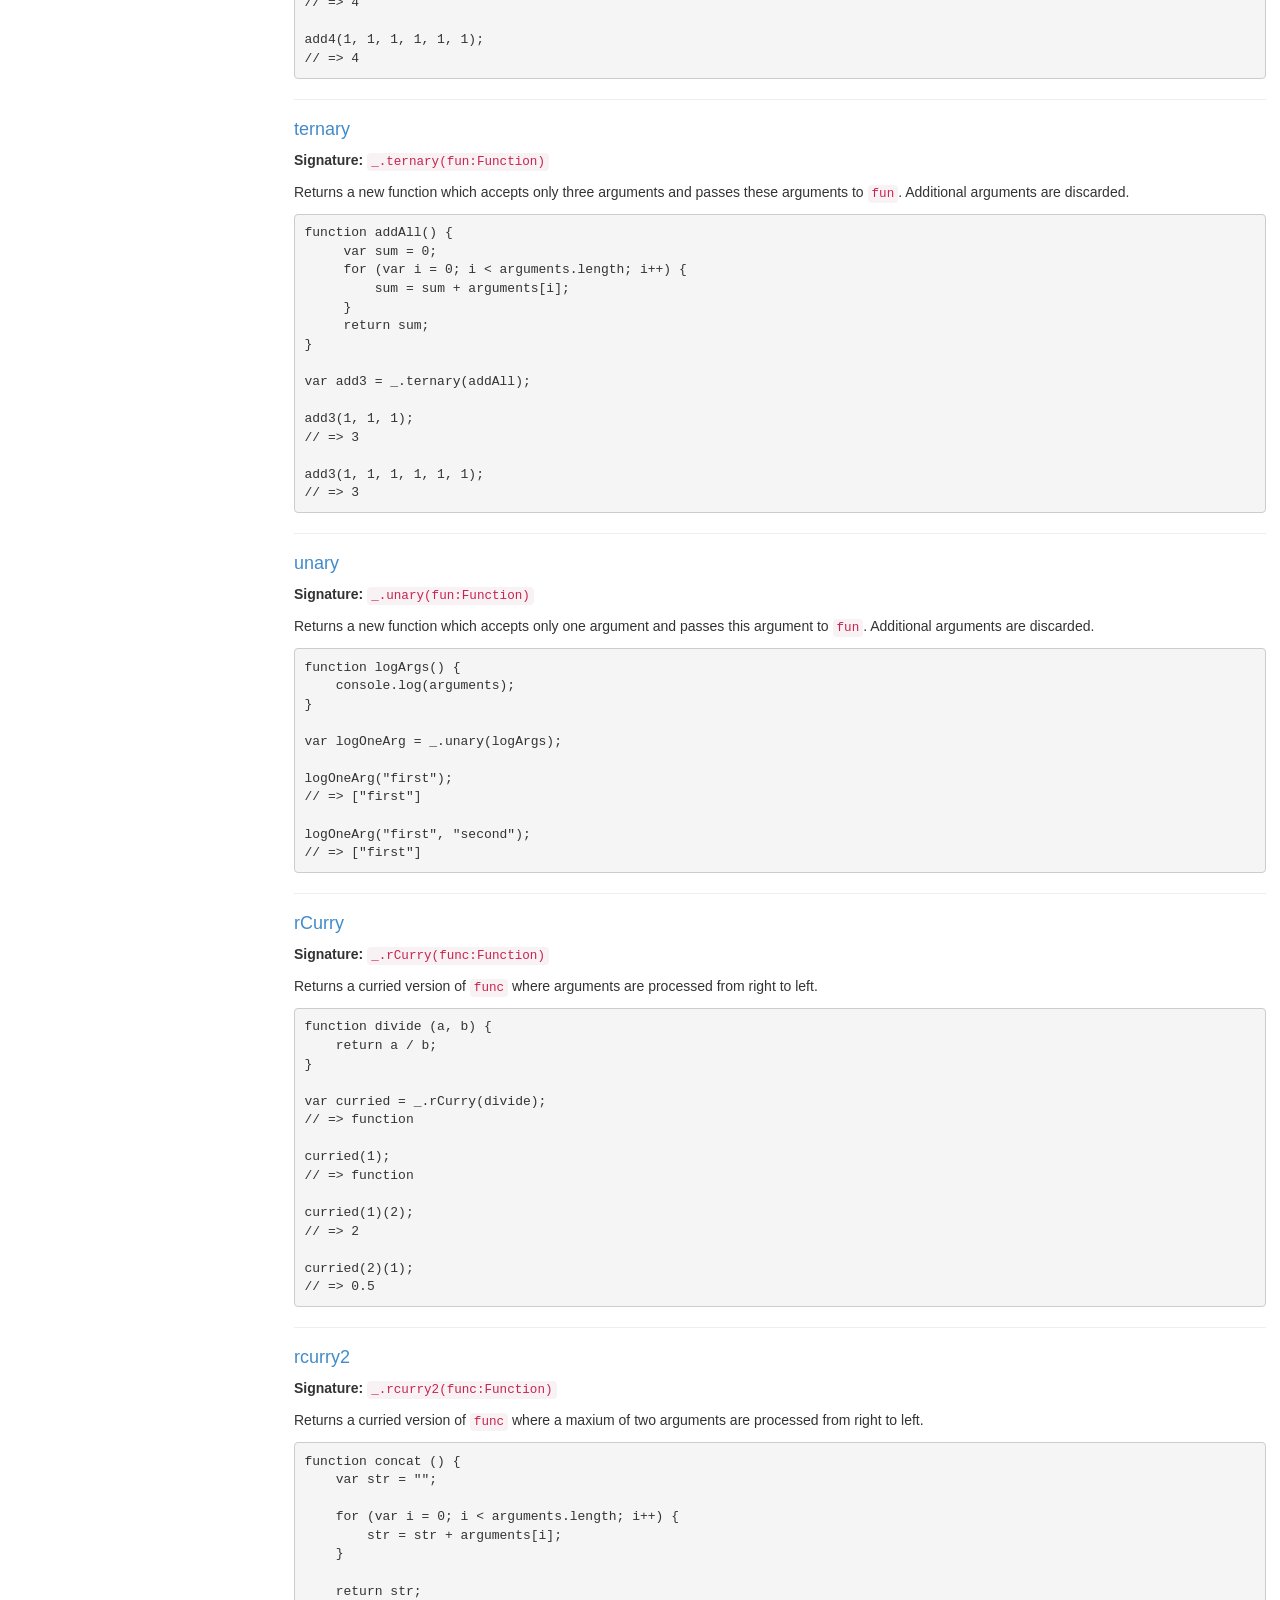
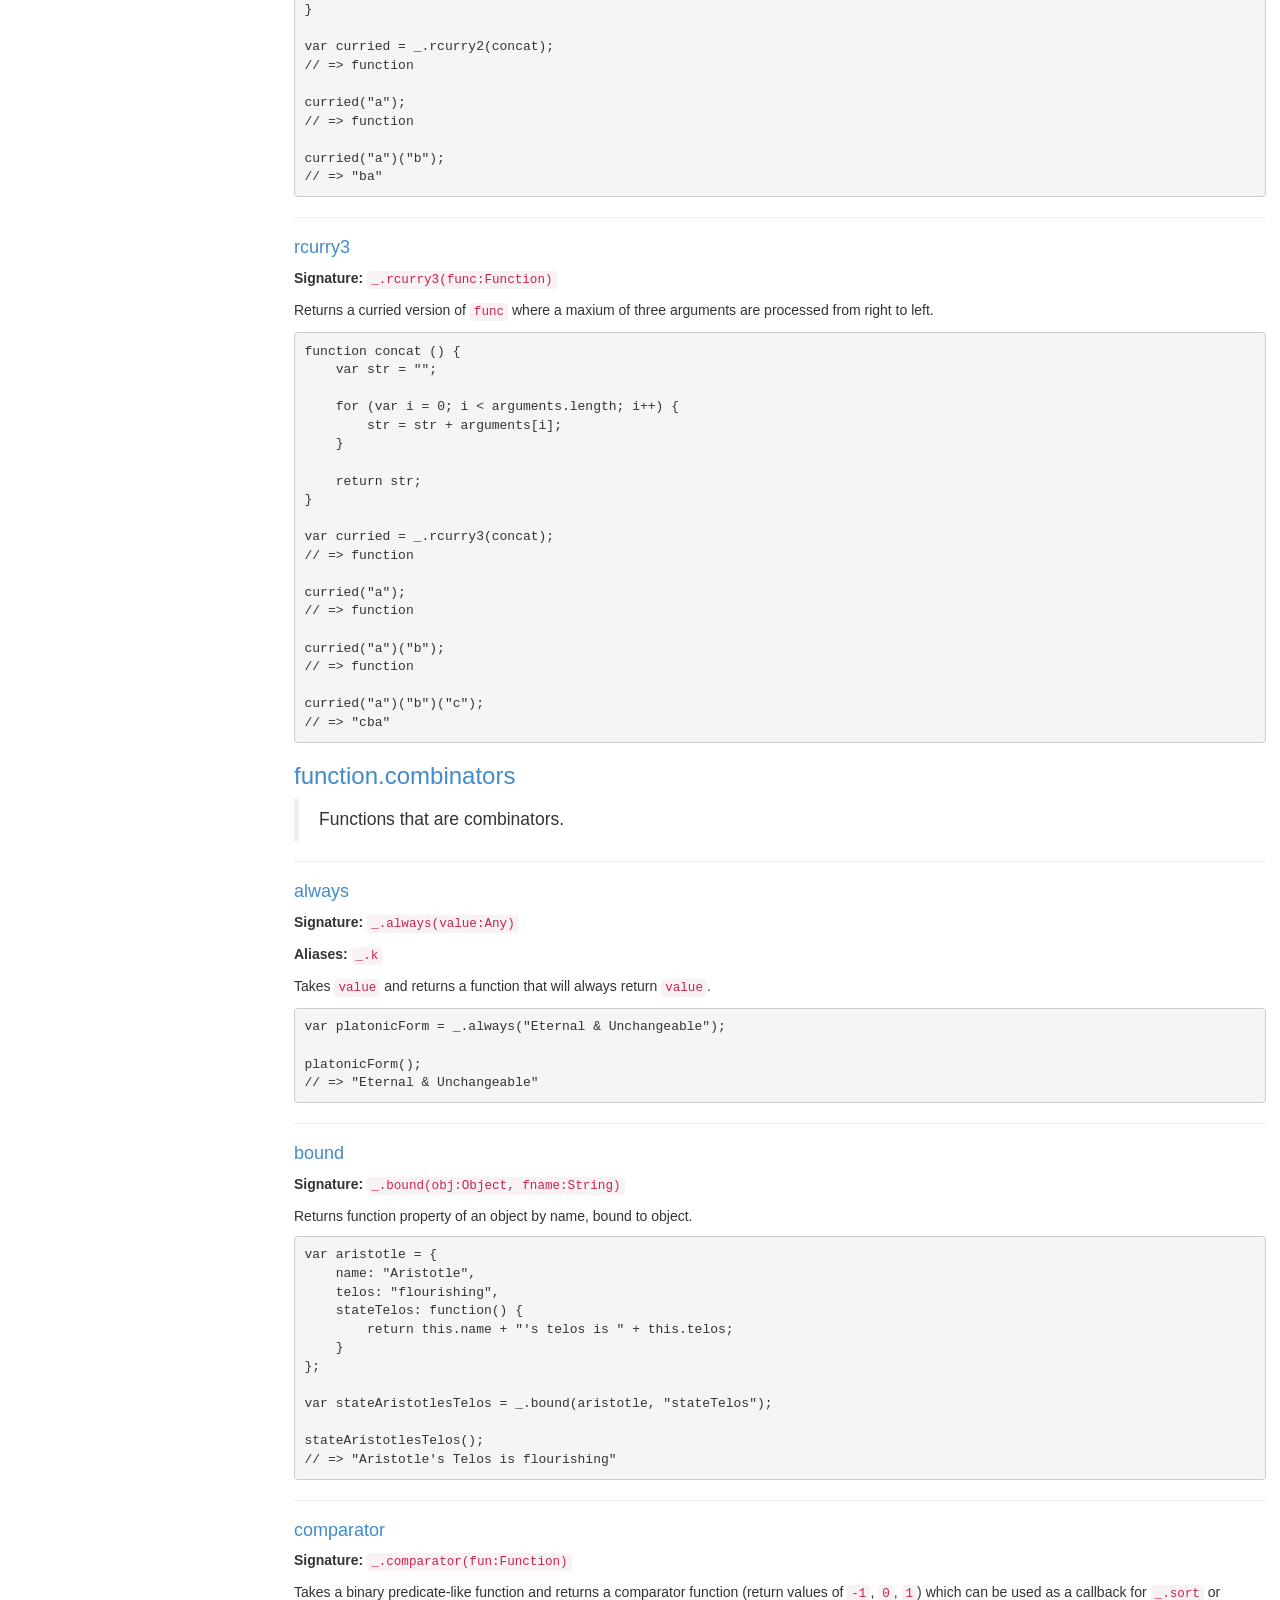
<file: node_modules/jsdoc/node_modules/catharsis/node_modules/underscore-contrib/index.html>
<!doctype html>
<html>
<head>
<title></title>
<link rel="stylesheet" type="text/css" href="tocdoc.css" />
</head>
<body>
<div class="toc"><ul><li><a href="#introduction">Introduction</a><ul><li><a href="#places">Places</a></li><li><a href="#why-underscore-contrib">Why underscore-contrib?</a></li><li><a href="#use">Use</a><ul><li><a href="#in-the-browser">In the Browser</a></li><li><a href="#in-node.js">In Node.js</a></li></ul></li><li><a href="#license">License</a></li></ul></li><li><a href="#sub-libraries">Sub-libraries</a><ul><li><a href="#array.builders">array.builders</a><ul><li><a href="#cat">cat</a></li><li><a href="#chunk">chunk</a></li><li><a href="#chunkall">chunkAll</a></li><li><a href="#cons">cons</a></li><li><a href="#cycle">cycle</a></li><li><a href="#interpose">interpose</a></li><li><a href="#iterateuntil">iterateUntil</a></li><li><a href="#keepindexed">keepIndexed</a></li><li><a href="#mapcat">mapcat</a></li><li><a href="#reductions">reductions</a></li><li><a href="#repeat">repeat</a></li><li><a href="#splitat">splitAt</a></li><li><a href="#takeskipping">takeSkipping</a></li><li><a href="#weave">weave</a></li></ul></li><li><a href="#array.selectors">array.selectors</a><ul><li><a href="#best">best</a></li><li><a href="#dropwhile">dropWhile</a></li><li><a href="#keep">keep</a></li><li><a href="#nth">nth</a></li><li><a href="#partitionby">partitionBy</a></li><li><a href="#second">second</a></li><li><a href="#takewhile">takeWhile</a></li><li><a href="#third">third</a></li></ul></li><li><a href="#collections.walk">collections.walk</a></li><li><a href="#function.arity">function.arity</a><ul><li><a href="#arity">arity</a></li><li><a href="#binary">binary</a></li><li><a href="#curry">curry</a></li><li><a href="#curry2">curry2</a></li><li><a href="#curry3">curry3</a></li><li><a href="#fix">fix</a></li><li><a href="#quaternary">quaternary</a></li><li><a href="#ternary">ternary</a></li><li><a href="#unary">unary</a></li><li><a href="#rcurry">rCurry</a></li><li><a href="#rcurry2">rcurry2</a></li><li><a href="#rcurry3">rcurry3</a></li></ul></li><li><a href="#function.combinators">function.combinators</a><ul><li><a href="#always">always</a></li><li><a href="#bound">bound</a></li><li><a href="#comparator">comparator</a></li><li><a href="#complement">complement</a></li><li><a href="#conjoin">conjoin</a></li><li><a href="#disjoin">disjoin</a></li><li><a href="#juxt">juxt</a></li><li><a href="#flip">flip</a></li><li><a href="#flip2">flip2</a></li><li><a href="#fnull">fnull</a></li><li><a href="#functionalize">functionalize</a></li><li><a href="#mapargs">mapArgs</a></li><li><a href="#mapargswith">mapArgsWith</a></li><li><a href="#methodize">methodize</a></li><li><a href="#pipeline">pipeline</a></li><li><a href="#splat">splat</a></li><li><a href="#unsplat">unsplat</a></li><li><a href="#unsplatl">unsplatl</a></li></ul></li><li><a href="#function.iterators">function.iterators</a><ul><li><a href="#iterators.accumulate">iterators.accumulate</a></li><li><a href="#iterators.accumulatewithreturn">iterators.accumulateWithReturn</a></li><li><a href="#iterators.drop">iterators.drop</a></li><li><a href="#iterators.foldl">iterators.foldl</a></li><li><a href="#iterators.k">iterators.K</a></li><li><a href="#iterators.list">iterators.List</a></li><li><a href="#iterators.map">iterators.map</a></li><li><a href="#iterators.mapcat">iterators.mapcat</a></li><li><a href="#iterators.numbers">iterators.numbers</a></li><li><a href="#iterators.range">iterators.range</a></li><li><a href="#iterators.reject">iterators.reject</a></li><li><a href="#iterators.select">iterators.select</a></li><li><a href="#iterators.slice">iterators.slice</a></li><li><a href="#iterators.take">iterators.take</a></li><li><a href="#iterators.tree">iterators.Tree</a></li><li><a href="#iterators.unfold">iterators.unfold</a></li><li><a href="#iterators.unfoldwithreturn">iterators.unfoldWithReturn</a></li></ul></li><li><a href="#function.predicates">function.predicates</a><ul><li><a href="#isassociative">isAssociative</a></li><li><a href="#isdecreasing">isDecreasing</a></li><li><a href="#iseven">isEven</a></li><li><a href="#isfloat">isFloat</a></li><li><a href="#isincreasing">isIncreasing</a></li><li><a href="#isindexed">isIndexed</a></li><li><a href="#isinstanceof">isInstanceOf</a></li><li><a href="#isinteger">isInteger</a></li><li><a href="#isjson">isJSON</a></li><li><a href="#isnegative">isNegative</a></li><li><a href="#isnumeric">isNumeric</a></li><li><a href="#isodd">isOdd</a></li><li><a href="#isplainobject">isPlainObject</a></li><li><a href="#ispositive">isPositive</a></li><li><a href="#issequential">isSequential</a></li><li><a href="#isvaliddate">isValidDate</a></li><li><a href="#iszero">isZero</a></li></ul></li><li><a href="#object.builders">object.builders</a><ul><li><a href="#frequencies">frequencies</a></li><li><a href="#merge">merge</a></li><li><a href="#renamekeys">renameKeys</a></li><li><a href="#setpath">setPath</a></li><li><a href="#snapshot">snapshot</a></li></ul></li><li><a href="#object.selectors">object.selectors</a><ul><li><a href="#accessor">accessor</a></li><li><a href="#dictionary">dictionary</a></li><li><a href="#getpath">getPath</a></li><li><a href="#haspath">hasPath</a></li><li><a href="#kv">kv</a></li><li><a href="#omitwhen">omitWhen</a></li><li><a href="#pickwhen">pickWhen</a></li><li><a href="#selectkeys">selectKeys</a></li></ul></li><li><a href="#util.existential">util.existential</a><ul><li><a href="#exists">exists</a></li><li><a href="#falsey">falsey</a></li><li><a href="#firstexisting">firstExisting</a></li><li><a href="#not">not</a></li><li><a href="#truthy">truthy</a></li></ul></li><li><a href="#util.operators">util.operators</a><ul><li><a href="#add">add</a></li><li><a href="#bitwiseand">bitwiseAnd</a></li><li><a href="#bitwiseleft">bitwiseLeft</a></li><li><a href="#bitwiseright">bitwiseRight</a></li><li><a href="#bitwisenot">bitwiseNot</a></li><li><a href="#bitwiseor">bitwiseOr</a></li><li><a href="#bitwisexor">bitwiseXor</a></li><li><a href="#bitwisez">bitwiseZ</a></li><li><a href="#dec">dec</a></li><li><a href="#div">div</a></li><li><a href="#eq">eq</a></li><li><a href="#gt">gt</a></li><li><a href="#gte">gte</a></li><li><a href="#inc">inc</a></li><li><a href="#lt">lt</a></li><li><a href="#lte">lte</a></li><li><a href="#mul">mul</a></li><li><a href="#mod">mod</a></li><li><a href="#neg">neg</a></li><li><a href="#neq">neq</a></li><li><a href="#not-1">not</a></li><li><a href="#seq">seq</a></li><li><a href="#sneq">sneq</a></li><li><a href="#sub">sub</a></li></ul></li><li><a href="#util.strings">util.strings</a><ul><li><a href="#camelcase">camelCase</a></li><li><a href="#explode">explode</a></li><li><a href="#fromquery">fromQuery</a></li><li><a href="#implode">implode</a></li><li><a href="#strcontains">strContains</a></li><li><a href="#todash">toDash</a></li><li><a href="#toquery">toQuery</a></li></ul></li><li><a href="#util.trampolines">util.trampolines</a></li><li><a href="#changelog">Changelog</a><ul><li><a href="#0.3.0">0.3.0</a></li></ul></li></ul></li></ul></div>
<h1 id="underscore-contrib-0-3-0-">Underscore-contrib (0.3.0)</h1>
<blockquote>
<p>The brass buckles on Underscore&#39;s utility belt - a contributors&#39; library for <a href="http://underscorejs.org/">Underscore</a>.</p>
</blockquote>
<h2 id="introduction"><a href="#introduction" name="introduction">Introduction</a></h2>
<h3 id="places"><a href="#places" name="places">Places</a></h3>
<ul>
<li><a href="http://documentcloud.github.io/underscore-contrib/">Documentation</a></li>
<li><a href="https://github.com/documentcloud/underscore-contrib">Source repository</a></li>
<li><a href="https://github.com/documentcloud/underscore-contrib/issues?state=open">Tickets and bug reports</a></li>
<li><a href="http://www.fogus.me">Maintainer&#39;s website</a></li>
</ul>
<h3 id="why-underscore-contrib-"><a href="#why-underscore-contrib" name="why-underscore-contrib">Why underscore-contrib?</a></h3>
<p>While Underscore provides a bevy of useful tools to support functional programming in JavaScript, it can&#39;t
(and shouldn&#39;t) be everything to everyone. Underscore-contrib is intended as a home for functions that, for
various reasons, don&#39;t belong in Underscore proper. In particular, it aims to be:</p>
<ul>
<li>a home for functions that are limited in scope, but solve certain point problems, and</li>
<li>a proving ground for features that belong in Underscore proper, but need some advocacy and/or evolution
(or devolution) to get them there.</li>
</ul>
<h3 id="use"><a href="#use" name="use">Use</a></h3>
<h4 id="in-the-browser"><a href="#in-the-browser" name="in-the-browser">In the Browser</a></h4>
<p>First, you&#39;ll need Underscore <strong>version 1.6.0 or higher</strong>. Then you can grab the relevant underscore-contrib sub-libraries and simply add something like
the following to your pages:</p>
<pre><code class="lang-html">&lt;script type=&quot;text/javascript&quot; src=&quot;underscore.js&quot;&gt;&lt;/script&gt;
&lt;script type=&quot;text/javascript&quot; src=&quot;underscore.object.builders.js&quot;&gt;&lt;/script&gt;</code></pre>
<p>At the moment there are no cross-contrib dependencies (i.e. each sub-library
can stand by itself), but that may change in the future.</p>
<h4 id="in-node-js"><a href="#in-node.js" name="in-node.js">In Node.js</a></h4>
<p>Using contrib in Node is very simple. Just install it with npm:</p>
<pre><code>npm install underscore-contrib --save</code></pre>
<p>Then require it within your project like so:</p>
<pre><code class="lang-javascript">var _ = require(&#39;underscore-contrib&#39;);</code></pre>
<p>The <code>_</code> variable will be a copy of Underscore with contrib&#39;s methods already
mixed in.</p>
<h3 id="license"><a href="#license" name="license">License</a></h3>
<p>_.contrib is open sourced under the <a href="https://github.com/documentcloud/underscore-contrib/blob/master/LICENSE">MIT license</a>.</p>
<h2 id="sub-libraries"><a href="#sub-libraries" name="sub-libraries">Sub-libraries</a></h2>
<p>The _.contrib library currently contains a number of related capabilities, aggregated into the following files.</p>
<ul>
<li><a href="#array.builders">underscore.array.builders</a> - functions to build arrays</li>
<li><a href="#array.selectors">underscore.array.selectors</a> - functions to take things from arrays</li>
<li><a href="#collections.walk">underscore.collections.walk</a> - functions to walk and transform nested JavaScript objects</li>
<li><a href="#function.arity">underscore.function.arity</a> - functions to manipulate and fix function argument arity</li>
<li><a href="#function.combinators">underscore.function.combinators</a> - functions to combine functions to make new functions</li>
<li><a href="#function.iterators">underscore.function.iterators</a> - functions to lazily produce, manipulate and consume sequence iterators</li>
<li><a href="#function.predicates">underscore.function.predicates</a> - functions that return <code>true</code> or <code>false</code> based on some criteria</li>
<li><a href="#object.builders">underscore.object.builders</a> - functions to build JavaScript objects</li>
<li><a href="#object.selectors">underscore.object.selectors</a> - functions to pick things from JavaScript objects</li>
<li><a href="#util.existential">underscore.util.existential</a> - functions that check for the existence or truthiness of JavaScript data types</li>
<li><a href="#util.operators">underscore.util.operators</a> - functions that wrap common (or missing) JavaScript operators</li>
<li><a href="#util.strings">underscore.util.strings</a> - functions to work with strings</li>
<li><a href="#util.trampolines">underscore.util.trampolines</a> - functions to facilitate calling functions recursively without blowing the stack</li>
</ul>
<p>The links above are to the annotated source code.  Full-blown _.contrib documentation is in the works.  Contributors welcomed.</p>
<h3 id="array-builders"><a href="#array.builders" name="array.builders">array.builders</a></h3>
<blockquote>
<p>Functions to build arrays. <a href="docs/underscore.array.builders.js.html" class="btn btn-primary btn-xs">View Annotated Source</a></p>
</blockquote>
<hr>
<h4 id="cat"><a href="#cat" name="cat">cat</a></h4>
<p>Signature: <code>_.cat(... arrays:Array ...)</code></p>
<p>The <code>_.cat</code> function provides a way to concatenate zero or more heterogeneous arrays into one.</p>
<pre><code class="lang-javascript">_.cat();                    // 0-args
//=&gt; []

_.cat([]);                  // 1-arg, empty array
//=&gt; []

_.cat([1,2,3]);             // 1-arg
//=&gt; [1,2,3]

_.cat([1,2,3],[4,5,6]);     // 2-args
//=&gt; [1,2,3,4,5,6]

_.cat([1,2,3],[4,5,6],[7]); // 3+ args
//=&gt; [1,2,3,4,5,6,7]</code></pre>
<p>Not every argument to <code>_.cat</code> needs to be an array; other types are accepted.</p>
<p>Signature: <code>_.cat(... elems:Any ...)</code></p>
<pre><code class="lang-javascript">_.cat(1,[2],3,4);           // mixed args
//=&gt; [1,2,3,4]</code></pre>
<p>The <code>_.cat</code> function will also work with the <code>arguments</code> object as if it were an array.</p>
<p>Signature: <code>_.cat(... elems:Arguments ...)</code></p>
<pre><code class="lang-javascript">function f(){ return _.cat(arguments, 4,5,6); }

f(1,2,3);
//=&gt; [1,2,3,4,5,6]</code></pre>
<hr>
<h4 id="chunk"><a href="#chunk" name="chunk">chunk</a></h4>
<p>The <code>_.chunk</code> function, by default, accepts an array and a number and splits and returns a new array representing the original array split into some number of arrays of the given size:</p>
<pre><code class="lang-javascript">_.chunk([0,1,2,3], 2);
//=&gt; , [[0,1],[2,3]]</code></pre>
<p>If the original array cannot completely fulfill the chunk scheme then the array returned will drop the undersized final chunk:</p>
<pre><code class="lang-javascript">_.chunk([0,1,2,3,4], 2);
//=&gt; , [[0,1],[2,3]]</code></pre>
<p>You can pass an optional third argument to <code>_.chunk</code> to pad out the final array chunk should it fall short.  If the value given as the third argument is <em>not</em> an array then it is repeated the needed number of times:</p>
<pre><code class="lang-javascript">_.chunk([0,1,2,3,4], 3, &#39;_&#39;);
//=&gt; , [[0,1,2],[3,&#39;_&#39;,&#39;_&#39;]]</code></pre>
<p>If you given an array as the optional third argument then that array is used to pad in-place as needed:</p>
<pre><code class="lang-javascript">_.chunk([0,1,2,3,4], 3, [&#39;a&#39;, &#39;b&#39;]);
//=&gt; , [[0,1,2],[3,&#39;a&#39;,&#39;b&#39;]]</code></pre>
<hr>
<h4 id="chunkall"><a href="#chunkall" name="chunkall">chunkAll</a></h4>
<p>The <code>_.chunkAll</code> function is similar to <code>_.chunk</code> except for the following.  First, <code>_.chunkAll</code> will never drop short chunks from the end:</p>
<pre><code class="lang-javascript">_.chunkAll([0,1,2,3,4], 3);
//=&gt; , [[0,1,2],[3]]</code></pre>
<p>Also, <code>_.chunkAll</code> takes an optional third argument signifying that paritions should be built from skipped regions:</p>
<pre><code class="lang-javascript">_.chunkAll(_.range(1), 2, 4);
//=&gt; [[0,1],[4,5],[8,9]]</code></pre>
<hr>
<h4 id="cons"><a href="#cons" name="cons">cons</a></h4>
<p>Signature: <code>_.cons(head:Any, tail:Array)</code></p>
<p>The <code>_.cons</code> function provides a way to &quot;construct&quot; a new array by taking some element and putting it at the front of another array.</p>
<pre><code class="lang-javascript">_.cons(0, []);
//=&gt; [0]

_.cons(1, [2]);
//=&gt; [1,2]

_.cons([0], [1,2,3]);
//=&gt; [0,1,2,3]</code></pre>
<p>The <code>_.cons</code> function also can be used to create pairs if the second argument is not an array.</p>
<p>Signature: <code>_.cons(head:Any, tail:Any)</code></p>
<pre><code class="lang-javascript">_.cons(1, 2);
//=&gt; [1,2]

_.cons([1], 2);
//=&gt; [[1],2]</code></pre>
<p>Finally, <code>_.cons</code> will operate with the <code>arguments</code> object.</p>
<p>Signature: <code>_.cons(head:Any, tail:Arguments)</code></p>
<pre><code class="lang-javascript">function f() { return _.cons(0, arguments) }

f(1,2,3);
//=&gt; [0,1,2,3]</code></pre>
<hr>
<h4 id="cycle"><a href="#cycle" name="cycle">cycle</a></h4>
<p>The <code>_.cycle</code> function takes an integer value used to build an array of that size containing the number of iterations through the given array, strung end-to-end as many times as needed.  An example is probably more instructive:</p>
<pre><code class="lang-javascript">_.cycle(5, [1,2,3]);
//=&gt; [1,2,3,1,2]</code></pre>
<hr>
<h4 id="interpose"><a href="#interpose" name="interpose">interpose</a></h4>
<p>The <code>_.interpose</code> function takes an array and an element and returns a new array with the given element inserted betwixt every element in the original array:</p>
<pre><code class="lang-javascript">_.interpose([1,2,3], 0);
//=&gt; [1,0,2,0,3]</code></pre>
<p>If there are no betweens (i.e. empty and single-element arrays), then the original array is returned:</p>
<pre><code class="lang-javascript">_.interpose([1], 0);
//=&gt; [1]

_.interpose([], 0);
//=&gt; []</code></pre>
<hr>
<h4 id="iterateuntil"><a href="#iterateuntil" name="iterateuntil">iterateUntil</a></h4>
<p>The <code>_.iterateUntil</code> function takes a function used as a result generator, a function used as a stop-check and a seed value and returns an array of each generated result.  The operation of <code>_.iterateUntil</code> is such that the result generator is passed the seed to start and each subsequent result which will continue <strong>until</strong> a result fails the check function (i.e. returns falsey).  An example is best:</p>
<pre><code class="lang-javascript">var dec = function(n) { return n - 1; };
var isPos = function(n) { return n &gt; 0; };</code></pre>
<p>The <code>dec</code> result generator takes a number and decrements it by one.  The <code>isPos</code> predicate takes a number and returns <code>true</code> if it&#39;s positive.  Using these two functions you can build an array of every number from <code>6</code> to <code>0</code>, inclusive:</p>
<pre><code class="lang-javascript">_.iterateUntil(dec, isPos, 6);
//=&gt; [5,4,3,2,1]</code></pre>
<p>That is, the array only contains every number from <code>5</code> down to <code>1</code> because when the result of <code>dec</code> got to <code>0</code> the <code>isPos</code> check failed (i.e. went falsey) thus terminating the execution.</p>
<hr>
<h4 id="keepindexed"><a href="#keepindexed" name="keepindexed">keepIndexed</a></h4>
<p>The <code>_.keepIndexed</code> function takes an array and a function and returns a new array filled with the <em>non-null</em> return results of the given function on the elements or keys in the given array:</p>
<pre><code class="lang-javascript">_.keepIndexed([1,2,3], function(k) { 
  return i === 1 || i === 2;
});

//=&gt; [false, true, true]</code></pre>
<p>If you return either <code>null</code> or <code>undefined</code> then the result is dropped from the resulting array:</p>
<pre><code class="lang-javascript">_.keepIndexed([&#39;a&#39;,&#39;b&#39;,&#39;c&#39;], function(k, v) { 
  if (k === 1) return v; 
});

//=&gt; [&#39;b&#39;]</code></pre>
<hr>
<h4 id="mapcat"><a href="#mapcat" name="mapcat">mapcat</a></h4>
<p>There are times when a mapping operation produces results contained in arrays, but the final result should be flattened one level.  For these circumstances you can use <code>_.mapcat</code> to produce results:</p>
<pre><code class="lang-javascript">var array = [1,2,null,4,undefined,6];

var errors = _.mapcat(array, function(e,i) {
  if (e == null) {
    return [&quot;Element @&quot; + i + &quot; is bad&quot;];
  }
  else {
    return [];
  }
});</code></pre>
<p>Inspecting the contents of <code>errors</code> shows:</p>
<pre><code class="lang-javascript">[&quot;Element @2 is bad&quot;, &quot;Element @4 is bad&quot;]</code></pre>
<p>The <code>_.mapcat</code> function is equivalent to <code>_.cat.apply(array, _.map(array,fun))</code>.</p>
<hr>
<h4 id="reductions"><a href="#reductions" name="reductions">reductions</a></h4>
<p>The <code>_.reductions</code> function is similar to Underscore&#39;s builtin <code>_.reduce</code> function except that it returns an array of every intermediate value in the folding operation:</p>
<pre><code class="lang-javascript">_.reductions([1,2,3,4,5], function(agg, n) {
  return agg + n;
}, 0);

//=&gt; [1,3,6,10,15]</code></pre>
<p>The last element in the array returned from <code>_.reductions</code> is the answer that you would get if you had just chosen to use <code>_.reduce</code>.</p>
<hr>
<h4 id="repeat"><a href="#repeat" name="repeat">repeat</a></h4>
<p>Signature: <code>_.repeat(t:Integer, value:Any)</code></p>
<p>The <code>_.repeat</code> function takes an integer value used to build an array of that size containing the value given:</p>
<pre><code class="lang-javascript">_.repeat(5, &#39;a&#39;);
//=&gt; [&#39;a&#39;,&#39;a&#39;,&#39;a&#39;,&#39;a&#39;,&#39;a&#39;]</code></pre>
<hr>
<h4 id="splitat"><a href="#splitat" name="splitat">splitAt</a></h4>
<p>The <code>_.splitAt</code> function takes an array and a numeric index and returns a new array with two embedded arrays representing a split of the original array at the index provided:</p>
<pre><code class="lang-javascript">_.splitAt([1,2,3,4,5], 2);
//=&gt; [[1,2],[3,4,5]]

_.splitAt([1,2,3,4,5], 0);
//=&gt; [[],[1,2,3,4,5]]</code></pre>
<p>The operation of <code>_.splitAt</code> is safe if the index provided is outside the range of legal indices:</p>
<pre><code class="lang-javascript">_.splitAt([1,2,3,4,5], 20000);
//=&gt; [[1,2,3,4,5],[]]

_.splitAt([1,2,3,4,5], -1000);
//=&gt; [[],[1,2,3,4,5]]    

_.splitAt([], 0);
//=&gt; [[],[]]</code></pre>
<hr>
<h4 id="takeskipping"><a href="#takeskipping" name="takeskipping">takeSkipping</a></h4>
<p>The <code>_.takeSkipping</code> function takes an array and a number and returns a new array containing every nth element in the original array:</p>
<pre><code class="lang-javascript">_.takeSkipping(_.range(10), 2);
//=&gt; [0,2,4,6,8]</code></pre>
<p>The <code>_.takeSkipping</code> function is safe against numbers larger or smaller than the array size:</p>
<pre><code class="lang-javascript">_.takeSkipping(_.range(10), 100000);
//=&gt; [0]

_.takeSkipping(_.range(10), -100);
//=&gt; []</code></pre>
<hr>
<h4 id="weave"><a href="#weave" name="weave">weave</a></h4>
<p>The <code>_.weave</code> function works similarly to <code>_.interpose</code> (shown above) except that it accepts an array used as the interposition values.  In other words, <code>_.weave</code> takes two arrays and returns a new array with the original elements woven together.  An example would help:</p>
<pre><code class="lang-javascript">_.weave([&#39;a&#39;,&#39;b&#39;,&#39;c&#39;], [1,2,3]);
//=&gt; [&#39;a&#39;,1,&#39;b&#39;,2,&#39;c&#39;,3]</code></pre>
<p>The array returned from <code>_.weave</code> will be as long as the longest array given with the woven entries stopping according to the shortest array:</p>
<pre><code class="lang-javascript">_.weave([&#39;a&#39;,&#39;b&#39;,&#39;c&#39;], [1]);
//=&gt; [&#39;a&#39;,1,&#39;b&#39;,&#39;c&#39;]</code></pre>
<p>The <code>_.interleave</code> function is an alias for <code>_.weave</code>.</p>
<hr>
<h3 id="array-selectors"><a href="#array.selectors" name="array.selectors">array.selectors</a></h3>
<blockquote>
<p>Functions to take things from arrays. <a href="docs/underscore.array.selectors.js.html" class="btn btn-primary btn-xs">View Annotated Source</a></p>
</blockquote>
<hr>
<h4 id="best"><a href="#best" name="best">best</a></h4>
<p><strong>Signature:</strong> <code>_.best(array:Array, fun:Function)</code></p>
<p>Returns the &quot;best&quot; value in an array based on the result of a given function.</p>
<pre><code class="lang-javascript">_.best([1, 2, 3, 4, 5], function(x, y) {
  return x &gt; y;
});
//=&gt; 5</code></pre>
<hr>
<h4 id="dropwhile"><a href="#dropwhile" name="dropwhile">dropWhile</a></h4>
<p><strong>Signature:</strong> <code>_.dropWhile(array:Array, pred:Function)</code></p>
<p>Drops elements for which the given function returns a truthy value.</p>
<pre><code class="lang-javascript">_.dropWhile([-2,-1,0,1,2], isNeg);
//=&gt; [0,1,2]</code></pre>
<hr>
<h4 id="keep"><a href="#keep" name="keep">keep</a></h4>
<p><strong>Signature:</strong> <code>_.keep(array:Array, fun:Function)</code></p>
<p>Returns an array of existy results of a function over a source array.</p>
<pre><code class="lang-javascript">_.keep([1, 2, 3, 4, 5], function(val) {
  if (val % 3 === 0) {
    return val;
  }
});
// =&gt; [3]</code></pre>
<hr>
<h4 id="nth"><a href="#nth" name="nth">nth</a></h4>
<p><strong>Signature:</strong> <code>_.nth(array:Array, index:Number[, guard:Any])</code></p>
<p>The <code>_.nth</code> function is a convenience for the equivalent <code>array[n]</code>. The
optional <code>guard</code> value allows <code>_.nth</code> to work correctly as a callback for
<code>_.map</code>.</p>
<pre><code class="lang-javascript">_.nth([&#39;a&#39;,&#39;b&#39;,&#39;c&#39;], 2);
//=&gt; &#39;c&#39;</code></pre>
<p>If given an index out of bounds then <code>_.nth</code> will return <code>undefined</code>:</p>
<pre><code class="lang-javascript">_.nth([&#39;a&#39;,&#39;b&#39;,&#39;c&#39;], 2000);
//=&gt; undefined</code></pre>
<p>The <code>_.nth</code> function can also be used in conjunction with <code>_.map</code> and <code>_.compact</code> like so:</p>
<pre><code class="lang-javascript">var b = [[&#39;a&#39;],[&#39;b&#39;],[]];

_.compact(_.map(b, function(e) { return _.nth(e,0) }));
//=&gt; [&#39;a&#39;,&#39;b&#39;]</code></pre>
<p>If wrapping a function around <code>_.nth</code> is too tedious or you&#39;d like to partially apply the index then Underscore-contrib offers any of <code>_.flip2</code>, <code>_.fix</code> or <code>rcurry2</code> to solve this.</p>
<hr>
<h4 id="partitionby"><a href="#partitionby" name="partitionby">partitionBy</a></h4>
<p><strong>Signature:</strong> <code>_.keep(array:Array, fun:Function)</code></p>
<p>Takes an array and partitions it into sub-arrays as the given predicate changes
truth sense.</p>
<pre><code class="lang-javascript">_.partitionBy([1,2,2,3,1,1,5], _.isEven);
// =&gt; [[1],[2,2],[3,1,1,5]]

_.partitionBy([1,2,2,3,1,1,5], _.identity);
// =&gt; [[1],[2,2],[3],[1,1],[5]]</code></pre>
<hr>
<h4 id="second"><a href="#second" name="second">second</a></h4>
<p><strong>Signature:</strong> <code>_.second(array:Array, index:Number[, guard:Any])</code></p>
<p>The <code>_.second</code> function is a convenience for the equivalent <code>array[1]</code>. The
optional <code>guard</code> value allows <code>_.second</code> to work correctly as a callback for
<code>_.map</code>.</p>
<pre><code class="lang-javascript">_.second([&#39;a&#39;,&#39;b&#39;]);
//=&gt; &#39;b&#39;

_.map([[&#39;a&#39;,&#39;b&#39;], _.range(10,20)], _.second);
//=&gt; [&#39;b&#39;,11]</code></pre>
<p>You can also pass an optional number to the <code>_.second</code> function to take a number of elements from an array starting with the second element and ending at the given index:</p>
<pre><code class="lang-javascript">_.second(_.range(10), 5)
//=&gt; [1, 2, 3, 4]</code></pre>
<hr>
<h4 id="takewhile"><a href="#takewhile" name="takewhile">takeWhile</a></h4>
<p><strong>Signature:</strong> <code>_.takeWhile(array:Array, pred:Function)</code></p>
<p>The <code>_.takeWhile</code> function takes an array and a function and returns a new array containing the first n elements in the original array for which the given function returns a truthy value:</p>
<pre><code class="lang-javascript">var isNeg = function(n) { return n &lt; 0; };

_.takeWhile([-2,-1,0,1,2], isNeg);
//=&gt; [-2,-1]</code></pre>
<hr>
<h4 id="third"><a href="#third" name="third">third</a></h4>
<p><strong>Signature:</strong> <code>_.third(array:Array, index:Number[, guard:Any])</code></p>
<p>The <code>_.third</code> function is a convenience for the equivalent <code>array[2]</code>. The
optional <code>guard</code> value allows <code>_.third</code> to work correctly as a callback for
<code>_.map</code>.</p>
<pre><code class="lang-javascript">_.third([&#39;a&#39;,&#39;b&#39;,&#39;c&#39;]);
//=&gt; &#39;c&#39;

_.map([[&#39;a&#39;,&#39;b&#39;,&#39;c&#39;], _.range(10,20)], _.third);
//=&gt; [&#39;c&#39;,12]</code></pre>
<p>You can also pass an optional number to the <code>_.third</code> function to take a number of elements from an array starting with the third element and ending at the given index:</p>
<pre><code class="lang-javascript">_.third(_.range(10), 5)
//=&gt; [2, 3, 4]</code></pre>
<hr>
<h3 id="collections-walk"><a href="#collections.walk" name="collections.walk">collections.walk</a></h3>
<blockquote>
<p>Functions to recursively walk collections which are trees.</p>
</blockquote>
<p>Documentation should use <a href="https://github.com/jashkenas/journo">Journo</a> formats and standards.</p>
<pre><code>  _.walk = walk;
  postorder: function(obj, visitor, context)
  preorder: function(obj, visitor, context)
  walk(obj, visitor, null, context)
  map: function(obj, strategy, visitor, context)
  pluck: function(obj, propertyName)
  pluckRec: function(obj, propertyName)
  _.walk.collect = _.walk.map;</code></pre>
<h3 id="function-arity"><a href="#function.arity" name="function.arity">function.arity</a></h3>
<blockquote>
<p>Functions which manipulate the way functions work with their arguments.</p>
</blockquote>
<hr>
<h4 id="arity"><a href="#arity" name="arity">arity</a></h4>
<p><strong>Signature:</strong> <code>_.arity(numberOfArgs:Number, fun:Function)</code></p>
<p>Returns a new function which is equivalent to <code>fun</code>, except that the new
function&#39;s <code>length</code> property is equal to <code>numberOfArgs</code>. This does <strong>not</strong> limit
the function to using that number of arguments. It&#39;s only effect is on the
reported length.</p>
<pre><code class="lang-javascript">function addAll() {
     var sum = 0;
     for (var i = 0; i &lt; arguments.length; i++) {
         sum = sum + arguments[i];
     }
     return sum;
}

addAll.length
// =&gt; 0

var addAllWithFixedLength = _.arity(2, addAll);

addAllWithFixedLength.length
// =&gt; 2

addAllWithFixedLength(1, 1, 1, 1);
// =&gt; 4</code></pre>
<hr>
<h4 id="binary"><a href="#binary" name="binary">binary</a></h4>
<p><strong>Signature:</strong> <code>_.binary(fun:Function)</code></p>
<p>Returns a new function which accepts only two arguments and passes these
arguments to <code>fun</code>. Additional arguments are discarded.</p>
<pre><code class="lang-javascript">function addAll() {
     var sum = 0;
     for (var i = 0; i &lt; arguments.length; i++) {
         sum = sum + arguments[i];
     }
     return sum;
}

var add2 = _.binary(addAll);

add2(1, 1);
// =&gt; 2

add2(1, 1, 1, 1);
// =&gt; 2</code></pre>
<hr>
<h4 id="curry"><a href="#curry" name="curry">curry</a></h4>
<p><strong>Signature:</strong> <code>_.curry(func:Function[, reverse:Boolean])</code></p>
<p>Returns a curried version of <code>func</code>. If <code>reverse</code> is true, arguments will be
processed from right to left.</p>
<pre><code class="lang-javascript">function add3 (x, y, z) {
    return x + y + z;
}

var curried = _.curry(add3);
// =&gt; function

curried(1);
// =&gt; function

curried(1)(2);
// =&gt; function

curried(1)(2)(3);
// =&gt; 6</code></pre>
<hr>
<h4 id="curry2"><a href="#curry2" name="curry2">curry2</a></h4>
<p><strong>Signature:</strong> <code>_.curry2(fun:Function)</code></p>
<p>Returns a curried version of <code>func</code>, but will curry exactly two arguments, no
more or less.</p>
<pre><code class="lang-javascript">function add2 (a, b) {
    return a + b;
}

var curried = _.curry2(add2);
// =&gt; function

curried(1);
// =&gt; function

curried(1)(2);
// =&gt; 3</code></pre>
<hr>
<h4 id="curry3"><a href="#curry3" name="curry3">curry3</a></h4>
<p><strong>Signature:</strong> <code>_.curry3(fun:Function)</code></p>
<p>Returns a curried version of <code>func</code>, but will curry exactly three arguments, no
more or less.</p>
<pre><code class="lang-javascript">function add3 (a, b, c) {
    return a + b + c;
}

var curried = _.curry3(add3);
// =&gt; function

curried(1);
// =&gt; function

curried(1)(2);
// =&gt; function

curried(1)(2)(3);
// =&gt; 6</code></pre>
<hr>
<h4 id="fix"><a href="#fix" name="fix">fix</a></h4>
<p><strong>Signature:</strong> <code>_.fix(fun:Function[, value:Any...])</code></p>
<p>Fixes the arguments to a function based on the parameter template defined by
the presence of values and the <code>_</code> placeholder.</p>
<pre><code class="lang-javascript">function add3 (a, b, c) {
    return a + b + c;
}

var fixedFirstAndLast = _.fix(add3, 1, _, 3);
// =&gt; function

fixedFirstAndLast(2);
// =&gt; 6

fixedFirstAndLast(10);
// =&gt; 14</code></pre>
<hr>
<h4 id="quaternary"><a href="#quaternary" name="quaternary">quaternary</a></h4>
<p><strong>Signature:</strong> <code>_.quaternary(fun:Function)</code></p>
<p>Returns a new function which accepts only four arguments and passes these
arguments to <code>fun</code>. Additional arguments are discarded.</p>
<pre><code class="lang-javascript">function addAll() {
     var sum = 0;
     for (var i = 0; i &lt; arguments.length; i++) {
         sum = sum + arguments[i];
     }
     return sum;
}

var add4 = _.quaternary(addAll);

add4(1, 1, 1, 1);
// =&gt; 4

add4(1, 1, 1, 1, 1, 1);
// =&gt; 4</code></pre>
<hr>
<h4 id="ternary"><a href="#ternary" name="ternary">ternary</a></h4>
<p><strong>Signature:</strong> <code>_.ternary(fun:Function)</code></p>
<p>Returns a new function which accepts only three arguments and passes these
arguments to <code>fun</code>. Additional arguments are discarded.</p>
<pre><code class="lang-javascript">function addAll() {
     var sum = 0;
     for (var i = 0; i &lt; arguments.length; i++) {
         sum = sum + arguments[i];
     }
     return sum;
}

var add3 = _.ternary(addAll);

add3(1, 1, 1);
// =&gt; 3

add3(1, 1, 1, 1, 1, 1);
// =&gt; 3</code></pre>
<hr>
<h4 id="unary"><a href="#unary" name="unary">unary</a></h4>
<p><strong>Signature:</strong> <code>_.unary(fun:Function)</code></p>
<p>Returns a new function which accepts only one argument and passes this
argument to <code>fun</code>. Additional arguments are discarded.</p>
<pre><code class="lang-javascript">function logArgs() {
    console.log(arguments);
}

var logOneArg = _.unary(logArgs);

logOneArg(&quot;first&quot;);
// =&gt; [&quot;first&quot;]

logOneArg(&quot;first&quot;, &quot;second&quot;);
// =&gt; [&quot;first&quot;]</code></pre>
<hr>
<h4 id="rcurry"><a href="#rcurry" name="rcurry">rCurry</a></h4>
<p><strong>Signature:</strong> <code>_.rCurry(func:Function)</code></p>
<p>Returns a curried version of <code>func</code> where arguments are processed from right
to left.</p>
<pre><code class="lang-javascript">function divide (a, b) {
    return a / b;
}

var curried = _.rCurry(divide);
// =&gt; function

curried(1);
// =&gt; function

curried(1)(2);
// =&gt; 2

curried(2)(1);
// =&gt; 0.5</code></pre>
<hr>
<h4 id="rcurry2"><a href="#rcurry2" name="rcurry2">rcurry2</a></h4>
<p><strong>Signature:</strong> <code>_.rcurry2(func:Function)</code></p>
<p>Returns a curried version of <code>func</code> where a maxium of two arguments are
processed from right to left.</p>
<pre><code class="lang-javascript">function concat () {
    var str = &quot;&quot;;

    for (var i = 0; i &lt; arguments.length; i++) {
        str = str + arguments[i];
    }

    return str;
}

var curried = _.rcurry2(concat);
// =&gt; function

curried(&quot;a&quot;);
// =&gt; function

curried(&quot;a&quot;)(&quot;b&quot;);
// =&gt; &quot;ba&quot;</code></pre>
<hr>
<h4 id="rcurry3"><a href="#rcurry3" name="rcurry3">rcurry3</a></h4>
<p><strong>Signature:</strong> <code>_.rcurry3(func:Function)</code></p>
<p>Returns a curried version of <code>func</code> where a maxium of three arguments are
processed from right to left.</p>
<pre><code class="lang-javascript">function concat () {
    var str = &quot;&quot;;

    for (var i = 0; i &lt; arguments.length; i++) {
        str = str + arguments[i];
    }

    return str;
}

var curried = _.rcurry3(concat);
// =&gt; function

curried(&quot;a&quot;);
// =&gt; function

curried(&quot;a&quot;)(&quot;b&quot;);
// =&gt; function

curried(&quot;a&quot;)(&quot;b&quot;)(&quot;c&quot;);
// =&gt; &quot;cba&quot;</code></pre>
<h3 id="function-combinators"><a href="#function.combinators" name="function.combinators">function.combinators</a></h3>
<blockquote>
<p>Functions that are combinators.</p>
</blockquote>
<hr>
<h4 id="always"><a href="#always" name="always">always</a></h4>
<p><strong>Signature:</strong> <code>_.always(value:Any)</code></p>
<p><strong>Aliases:</strong> <code>_.k</code></p>
<p>Takes <code>value</code> and returns a function that will always return <code>value</code>.</p>
<pre><code class="lang-javascript">var platonicForm = _.always(&quot;Eternal &amp; Unchangeable&quot;);

platonicForm();
// =&gt; &quot;Eternal &amp; Unchangeable&quot;</code></pre>
<hr>
<h4 id="bound"><a href="#bound" name="bound">bound</a></h4>
<p><strong>Signature:</strong> <code>_.bound(obj:Object, fname:String)</code></p>
<p>Returns function property of an object by name, bound to object.</p>
<pre><code class="lang-javascript">var aristotle = {
    name: &quot;Aristotle&quot;,
    telos: &quot;flourishing&quot;,
    stateTelos: function() {
        return this.name + &quot;&#39;s telos is &quot; + this.telos;
    }
};

var stateAristotlesTelos = _.bound(aristotle, &quot;stateTelos&quot;);

stateAristotlesTelos();
// =&gt; &quot;Aristotle&#39;s Telos is flourishing&quot;</code></pre>
<hr>
<h4 id="comparator"><a href="#comparator" name="comparator">comparator</a></h4>
<p><strong>Signature:</strong> <code>_.comparator(fun:Function)</code></p>
<p>Takes a binary predicate-like function and returns a comparator function (return
values of <code>-1</code>, <code>0</code>, <code>1</code>) which can be used as a callback for <code>_.sort</code> or
<code>Array.prototype.sort</code>.</p>
<pre><code class="lang-javascript">var lessOrEqual = function(x, y) { return x &lt;= y; };

var arr = [0, 1, -2];

arr.sort(_.comparator(lessOrEqual));
// =&gt; [-2, 0, 1]</code></pre>
<hr>
<h4 id="complement"><a href="#complement" name="complement">complement</a></h4>
<p><strong>Signature:</strong> <code>_.complement(pred:Function)</code></p>
<p>Returns a function that reverses the sense of a given predicate-like.</p>
<pre><code class="lang-javascript">function isAugustine (val) {
    return val === &quot;Augustine&quot;;
}

isNotAugustine = _.complement(isAugustine);

isNotAugustine(&quot;Dionysius&quot;);
// =&gt; True</code></pre>
<hr>
<h4 id="conjoin"><a href="#conjoin" name="conjoin">conjoin</a></h4>
<p><strong>Signature:</strong> <code>_.conjoin(pred:Function...)</code></p>
<p>Composes multiple predicates into a single predicate that checks all elements
of an array for conformance to <strong>all</strong> of the original predicates.</p>
<pre><code class="lang-javascript">function startsWithA (val) {
    return val[0] === &quot;A&quot;;
}

function endsWithE (val) {
    return val[val.length - 1] === &quot;e&quot;;
}

var names = [&quot;Aristotle&quot;, &quot;Aquinas&quot;, &quot;Plato&quot;, &quot;Augustine&quot;];

var startsAAndEndsE = _.conjoin(startsWithA, endsWithE);

startsAAndEndsE(names);
// =&gt; [&quot;Aristotle&quot;, &quot;Augustine&quot;]</code></pre>
<hr>
<h4 id="disjoin"><a href="#disjoin" name="disjoin">disjoin</a></h4>
<p><strong>Signature:</strong> <code>_.disjoin(pred:Function...)</code></p>
<p>Composes multiple predicates into a single predicate that checks all elements
of an array for conformance to <strong>any</strong> of the original predicates.</p>
<pre><code class="lang-javascript">function startsWithA (val) {
    return val[0] === &quot;A&quot;;
}

function endsWithE (val) {
    return val[val.length - 1] === &quot;e&quot;;
}

var names = [&quot;Aristotle&quot;, &quot;Aquinas&quot;, &quot;Plato&quot;, &quot;Augustine&quot;];

var startsAOrEndsE = _.disjoin(startsWithA, endsWithE);

startsAOrEndsE(names);
// =&gt; [&quot;Aristotle&quot;, &quot;Aquinas&quot;, &quot;Augustine&quot;]</code></pre>
<hr>
<h4 id="juxt"><a href="#juxt" name="juxt">juxt</a></h4>
<p><strong>Signature:</strong> <code>_.juxt(fun:Function...)</code></p>
<p>Returns a function whose return value is an array of the results of calling
each of the original functions with the arguments.</p>
<pre><code class="lang-javascript">function firstChar (val) {
    return val[0];
}

function lastChar (val) {
    return val[val.length - 1];
}

var firstAndLastChars = _.juxt(firstChar, lastChar);

firstAndLastChars(&quot;Etruria&quot;);
// =&gt; [&quot;E&quot;, &quot;a&quot;]</code></pre>
<hr>
<h4 id="flip"><a href="#flip" name="flip">flip</a></h4>
<p><strong>Signature:</strong> <code>_.flip(fun:Function)</code></p>
<p>Returns a function that works identically to <code>fun</code>, but accepts the arguments
in reverse order.</p>
<pre><code class="lang-javascript">function regionCapitol (region, capitol) {
    return &quot;The capitol of &quot; + region + &quot; is &quot; + capitol;
}

capitolRegion = _.flip(regionCapitol);

capitolRegion(&quot;Thessalonica&quot;, &quot;Illyrica&quot;);
// =&gt; &quot;The capitol of Illyrica is Thessalonica&quot;</code></pre>
<hr>
<h4 id="flip2"><a href="#flip2" name="flip2">flip2</a></h4>
<p><strong>Signature:</strong> <code>_.flip2(fun:Function)</code></p>
<p>Returns a function that works identically to <code>fun</code>, but accepts the first two
arguments in reverse order. The order of all other arguments remains the same.</p>
<pre><code class="lang-javascript">function regionCapitol (region, capitol) {
    return &quot;The capitol of &quot; + region + &quot; is &quot; + capitol;
}

capitolRegion = _.flip2(regionCapitol);

capitolRegion(&quot;Thessalonica&quot;, &quot;Illyrica&quot;);
// =&gt; &quot;The capitol of Illyrica is Thessalonica&quot;</code></pre>
<hr>
<h4 id="fnull"><a href="#fnull" name="fnull">fnull</a></h4>
<p><strong>Signature:</strong> <code>_.fnull(fun:Function[, default:Any...])</code></p>
<p>Returns a function that protects <code>fun</code> from receiving non-existy values.  Each
subsequent value provided to <code>fnull</code> acts as the default to the original
<code>fun</code> should a call receive non-existy values in the defaulted arg slots.</p>
<pre><code class="lang-javascript">function getLength (val) {
    return val.length;
}

safeGetLength = _.fnull(getLength, []);

safeGetLength([1, 2, 3]);
// =&gt; 3

safeGetLength(null);
// =&gt; 0</code></pre>
<hr>
<h4 id="functionalize"><a href="#functionalize" name="functionalize">functionalize</a></h4>
<p><strong>Signature:</strong> <code>_.functionalize(fun:Function[, default:Any...])</code></p>
<p>Takes a method-style function (one which uses <code>this</code>) and pushes <code>this</code> into the
argument list. The returned function uses its first argument as the
receiver/context of the original function, and the rest of the arguments are
used as the original&#39;s entire argument list.</p>
<pre><code class="lang-javascript">var militaryUnits = {
    centuria: &quot;80 men&quot;,
    cohort: &quot;480 men&quot;,
    getDescription: function (unitName) {
        return this[unitName];
    }
};

var getDescription = _.functionalize(militaryUnits.getDescription);

var rulers = {
    Leonidas: &quot;King of Sparta&quot;,
    Augustus: &quot;First Roman Emperor&quot;
};

getDescription(rulers, &quot;Augustus&quot;);
// =&gt; &quot;First Roman Emperor&quot;</code></pre>
<hr>
<h4 id="mapargs"><a href="#mapargs" name="mapargs">mapArgs</a></h4>
<p><strong>Signature:</strong> <code>_.mapArgs(fun:Function)</code></p>
<p>Takes a target function and returns a new function which accepts a mapping
function, which in turn returns a function that will map its arguments before
calling the original target function.</p>
<pre><code class="lang-javascript">function doubleNum (x) { return 2 * x; }

function squareNum (x) { return x * x; }

var squareThenDouble = _.mapArgs(doubleNum)(squareNum);

squareThenDouble(3);
// =&gt; 18</code></pre>
<hr>
<h4 id="mapargswith"><a href="#mapargswith" name="mapargswith">mapArgsWith</a></h4>
<p><strong>Signature:</strong> <code>_.mapArgs(mapFun:Function)</code></p>
<p>Takes a mapping function and returns a new combinator function which will take
a target function and return a new version which maps its arguments with the
mapping function before executing the body of the target function.</p>
<pre><code class="lang-javascript">function doubleNum (x) { return 2 * x; }

function squareNum (x) { return x * x; }

var squareArgs = _.mapArgsWith(squareNum);

var squareThenDouble = squareArgs(doubleNum);

squareThenDouble(3);
// =&gt; 18</code></pre>
<hr>
<h4 id="methodize"><a href="#methodize" name="methodize">methodize</a></h4>
<p><strong>Signature:</strong> <code>_.methodize(func:Function)</code></p>
<p>Takes a function and pulls the first argument out of the argument list and into
<code>this</code> position. The returned function calls the original with its receiver
(<code>this</code>) prepending the argument list. The original is called with a receiver
of <code>null</code>.</p>
<pre><code class="lang-javascript">function describe (obj) {
    return obj.name + &quot;: &quot; + obj.description;
}

var democritus = {
    name: &quot;Democritus&quot;,
    description: &quot;originator of the atomic hypothesis&quot;,
    describe: _.methodize(describe)
};

democritus.describe();
// =&gt; &quot;Democritus: originator of the atomic hypothesis&quot;</code></pre>
<hr>
<h4 id="pipeline"><a href="#pipeline" name="pipeline">pipeline</a></h4>
<p><strong>Signature:</strong> <code>_.pipeline(func:Function[, func2:Function...])</code> or <code>_.pipeline(funcArr:Array)</code></p>
<p><strong>Aliases:</strong> <code>_.t</code></p>
<p>Takes a list of functions, either as an array or as individual arguments
and returns a function that takes some value as its first argument and runs it
through a pipeline of the original functions given.</p>
<pre><code class="lang-javascript">function halveNum (x) { return x / 2; };
function squareNum (x) { return x * x; };
function doubleNum (x) { return 2 * x; };

var halveSquareDouble = _.pipeline(halveNum, squareNum, doubleNum);

halveSquareDouble(1);
// =&gt; 0.5

var doubleSquareHalve = _.pipeline([doubleNum, squareNum, halveNum]);

doubleSquareHalve(1);
// =&gt; 2</code></pre>
<hr>
<h4 id="splat"><a href="#splat" name="splat">splat</a></h4>
<p><strong>Signature:</strong> <code>_.splat(fun:Function)</code></p>
<p>Takes a function expecting one or more arguments and returns a function
that takes an array and uses its elements as the arguments to the original
function. This roughly corresponds to the <a href="https://developer.mozilla.org/en-US/docs/Web/JavaScript/Reference/Operators/Spread_operator">spread operator</a> in
ECMAScript 6.</p>
<pre><code class="lang-javascript">function listTwoNames (a, b) {
    return a.name + &quot; &amp; &quot; + b.name;
}

var listTwoNamesFromArray = _.splat(listTwoNames);

listTwoNamesFromArray([{ name: &quot;Zeno&quot; }, { name: &quot;Parmenides&quot;}]);
// =&gt; &quot;Zeno &amp; Parmenides&quot;</code></pre>
<hr>
<h4 id="unsplat"><a href="#unsplat" name="unsplat">unsplat</a></h4>
<p><strong>Signature:</strong> <code>_.unsplat(fun:Function)</code></p>
<p><strong>Aliases:</strong> <code>_.unsplatr</code></p>
<p>Takes a function expecting an array as its <em>last</em> argument and returns a function
which works identically, but takes a list of trailing arguments instead. Roughly
corresponds to <a href="https://developer.mozilla.org/en-US/docs/Web/JavaScript/Reference/Functions_and_function_scope/rest_parameters">rest parameters</a> in ECMAScript 6.</p>
<pre><code class="lang-javascript">function joinWith (joiner, arr) {
    return arr.join(joiner);
}

var joinArgsWith = _.unsplat(joinWith);

joinArgsWith(&quot; &amp; &quot;, &quot;Plutarch&quot;, &quot;Proclus&quot;);
// =&gt; &quot;Plutarch &amp; Proclus&quot;</code></pre>
<hr>
<h4 id="unsplatl"><a href="#unsplatl" name="unsplatl">unsplatl</a></h4>
<p><strong>Signature:</strong> <code>_.unsplatl(fun:Function)</code></p>
<p>Similar to <a href="#unsplat">unsplat</a>, but takes a function expecting an array as its
<em>first</em> argument and returns a function which works identically, but takes a
list of leading arguments instead. Roughly corresponds to
<a href="https://developer.mozilla.org/en-US/docs/Web/JavaScript/Reference/Functions_and_function_scope/rest_parameters">rest parameters</a> in ECMAScript 6.</p>
<pre><code class="lang-javascript">function joinWith (arr, joiner) {
    return arr.join(joiner);
}

var joinArgsWith = _.unsplat(joinWith);

joinArgsWith(&quot;Olympiodorus&quot;, &quot;Syrianus&quot;, &quot; &amp; &quot;);
// =&gt; &quot;Olympiodorus &amp; Syrianus&quot;</code></pre>
<hr>
<h3 id="function-iterators"><a href="#function.iterators" name="function.iterators">function.iterators</a></h3>
<blockquote>
<p>Functions to iterate over collections.</p>
</blockquote>
<hr>
<h4 id="iterators-accumulate"><a href="#iterators.accumulate" name="iterators.accumulate">iterators.accumulate</a></h4>
<p><strong>Signature:</strong> <code>_.iterators.accumulate(iter:Function, binaryFn:Function, initial:Any)</code></p>
<p>Returns a function that when called will iterate one step with <code>iter</code> and return
the value currently accumulated by using <code>binaryFn</code>. The function will return <code>undefined</code> once all values have been iterated over.</p>
<pre><code class="lang-javascript">var generalsIterator = _.iterators.List([&quot;Hannibal&quot;, &quot;Scipio&quot;]);

function countLetters(memo, element) {
     return memo + element.length;
}

var generalsAcc = _.iterators.accumulate(generalsIterator, countLetters, 0);

generalsAcc();
// =&gt; 8

generalsAcc();
// =&gt; 14

generalsAcc();
// =&gt; undefined</code></pre>
<hr>
<h4 id="iterators-accumulatewithreturn"><a href="#iterators.accumulatewithreturn" name="iterators.accumulatewithreturn">iterators.accumulateWithReturn</a></h4>
<p><strong>Signature:</strong> <code>_.iterators.accumulateWithReturn(iter:Function, binaryFn:Function, initial:Any)</code></p>
<p>Acts similarly to accumulate, except that <code>binaryFn</code> is expected to return an
array of two elements. The value of the first element is given to the next run
of <code>binaryFn</code>. The value of the second element is yielded by the iterator.</p>
<pre><code class="lang-javascript">var fiveIter = _.iterators.List([1, 2, 3, 4, 5]);

function adderWithMessage (state, element) {
    return [state + element, &#39;Total is &#39; + (state + element)];
}

var i = _.iterators.accumulateWithReturn(fiveIter, adderWithMessage, 0);

i();
// =&gt; &quot;Total is 1&quot;

i();
// =&gt; &quot;Total is 3&quot;

i();
// =&gt; &quot;Total is 6&quot;</code></pre>
<hr>
<h4 id="iterators-drop"><a href="#iterators.drop" name="iterators.drop">iterators.drop</a></h4>
<p><strong>Signature:</strong> <code>_.iterators.drop(iter:Function[, numberToDrop:Number])</code></p>
<p>Given an iterator function <code>iter</code>, will return a new iterator which iterates
over the same values as <code>iter</code>, except that the first <code>numberToDrop</code> values
will be omitted. If <code>numberToDrop</code> is not provided, it will default to <code>1</code>.</p>
<pre><code class="lang-javascript">var deityIter = _.iterators.List([&quot;Zeus&quot;, &quot;Apollo&quot;, &quot;Athena&quot;, &quot;Aphrodite&quot;]);

var goddessIter = _.iterators.drop(deityIter, 2);

goddessIter();
// =&gt; &quot;Athena&quot;

goddessIter();
// =&gt; &quot;Aphrodite&quot;</code></pre>
<hr>
<h4 id="iterators-foldl"><a href="#iterators.foldl" name="iterators.foldl">iterators.foldl</a></h4>
<p><strong>Signature:</strong> <code>_.iterators.foldl(iter:Function, binaryFn:Function[, seed:Any])</code></p>
<p><strong>Aliases:</strong> <code>iterators.reduce</code></p>
<p>Boils down the values given by <code>iter</code> into a single value. The <code>seed</code> is the
initial state. The <code>binaryFn</code> is given two arguments: the <code>seed</code> and the
current value yielded by <code>iter</code>.</p>
<pre><code class="lang-javascript">var sybylIter = _.iterators.List([&quot;cumaean&quot;, &quot;tiburtine&quot;]);

function commaString (a, b) { return a + &quot;, &quot; + b; }

_.iterators.foldl(sybylIter, commaString);
// =&gt; &quot;cumaean, tiburtine&quot;</code></pre>
<hr>
<h4 id="iterators-k"><a href="#iterators.k" name="iterators.k">iterators.K</a></h4>
<p><strong>Signature:</strong> <code>_.iterators.K(value:Any)</code></p>
<p><strong>Aliases:</strong> <code>iterators.constant</code></p>
<p>Returns a function that when invoked will always return <code>value</code>.</p>
<pre><code class="lang-javascript">var ceasar = _.iterators.K(&quot;Ceasar&quot;);

ceasar();
// =&gt; &quot;ceasar&quot;</code></pre>
<hr>
<h4 id="iterators-list"><a href="#iterators.list" name="iterators.list">iterators.List</a></h4>
<p><strong>Signature:</strong> <code>_.iterators.List(array:Array)</code></p>
<p>Returns an iterater that when invoked will iterate over the contents of <code>array</code>.</p>
<pre><code class="lang-javascript">var triumvirIter = _.iterators.List([&quot;Ceasar&quot;, &quot;Pompey&quot;, &quot;Crassus&quot;];

triumvirIter();
// =&gt; &quot;Ceasar&quot;

triumvirIter();
// =&gt; &quot;Pompey&quot;

triumvirIter();
// =&gt; &quot;Crassus&quot;</code></pre>
<hr>
<h4 id="iterators-map"><a href="#iterators.map" name="iterators.map">iterators.map</a></h4>
<p><strong>Signature:</strong> <code>_.iterators.map(iter:Function, unaryFn:Function)</code></p>
<p>Returns a new iterator function which on each iteration will return the result
of running <code>iter</code>&#39;s current value through <code>unaryFn</code>.</p>
<pre><code class="lang-javascript">var notablesIter = _.iterators.List([&quot;Socrates&quot;, &quot;Plato&quot;]);

function postfixAthenian (val) {
    return val + &quot;, Athenian&quot;;
}

var notableAtheniansIter = _.iterators.map(notablesIter, postfixAthenian);

notableAtheniansIter();
// =&gt; &quot;Socrates, Athenian&quot;

notableAtheniansIter();
// =&gt; &quot;Plato, Athenian&quot;</code></pre>
<hr>
<h4 id="iterators-mapcat"><a href="#iterators.mapcat" name="iterators.mapcat">iterators.mapcat</a></h4>
<p><strong>Signature:</strong> <code>_.iterators.mapcat(iter:Function, unaryFn:Function)</code></p>
<p>Returns an iterator which is the result of flattening the contents of <code>iter</code>,
and mapping the results with <code>unaryFn</code>.</p>
<pre><code class="lang-javascript">function naturalSmallerThan (x)  {
    return _.iterators.List(_.range(0, x));
}

var treeIter = _.iterators.Tree([1, [2]]);

var smallerThanIter = _.iterators.mapcat(treeIter, naturalSmallerThan);

smallerThanIter();
// =&gt; 0

smallerThanIter();
// =&gt; 0

smallerThanIter();
// =&gt; 1</code></pre>
<hr>
<h4 id="iterators-numbers"><a href="#iterators.numbers" name="iterators.numbers">iterators.numbers</a></h4>
<p><strong>Signature:</strong> <code>_.iterators.numbers([start:Number])</code></p>
<p>Returns an iterator of integers which will begin with <code>start</code> and increment by
one for each invocation. If <code>start</code> is not provided it will default to <code>1</code>.</p>
<pre><code class="lang-javascript">var twoAndUp = _.iterators.numbers(2);

twoAndUp();
// =&gt; 2

twoAndUp();
// =&gt; 3

twoAndUp();
// =&gt; 4</code></pre>
<hr>
<h4 id="iterators-range"><a href="#iterators.range" name="iterators.range">iterators.range</a></h4>
<p><strong>Signature:</strong> `_.iterators.range([from:Number, to:Number, by:Number]);</p>
<p>Returns an iterator whose values consist of numbers beginning with <code>from</code>, ending with <code>to</code>, in steps of size <code>by</code>.</p>
<pre><code class="lang-javascript">var by5 = _.iterators.range(5, Infinity, 5);

by5();
// =&gt; 5

by5();
// =&gt; 10

by5();
// =&gt; 15</code></pre>
<hr>
<h4 id="iterators-reject"><a href="#iterators.reject" name="iterators.reject">iterators.reject</a></h4>
<p><strong>Signature:</strong> <code>_.iterators.reject(iter:Function, unaryPredicatFn:Function)</code></p>
<p>Returns an iterator consisting of the values of <code>iter</code> which are not flagged
<code>true</code> by <code>unaryPredicateFn</code>.</p>
<pre><code class="lang-javascript">var philosophers = [&quot;Anaximander&quot;, &quot;Socrates&quot;, &quot;Heraclitus&quot;];

var philosophersIter = _.iterators.List(philosophers);

function isSocrates (val) {
    return val === &quot;Socrates&quot;;
}

var preSocraticsIter = _.iterators.reject(philosophersIter, isSocrates);

preSocraticsIter()
// =&gt; &quot;Anaximander&quot;

preSocraticsIter()
// =&gt; &quot;Heraclitus&quot;</code></pre>
<hr>
<h4 id="iterators-select"><a href="#iterators.select" name="iterators.select">iterators.select</a></h4>
<p><strong>Signature:</strong> <code>_.iterators.select(iter:Function, unaryPredicatFn:Function)</code></p>
<p><strong>Aliases:</strong> <code>iterators.find</code>, <code>iteraters.filter</code></p>
<p>Returns an iterator consisting of the values of <code>iter</code> which are flagged
<code>true</code> by <code>unaryPredicateFn</code>.</p>
<pre><code class="lang-javascript">var philosophers = [&quot;Anaximander&quot;, &quot;Socrates&quot;, &quot;Heraclitus&quot;];

var philosophersIter = _.iterators.List(philosophers);

function isSocrates (val) {
    return val === &quot;Socrates&quot;;
}

var socraticIter = _.iterators.select(philosophersIter, isSocrates);

socraticIter()
// =&gt; &quot;Socrates&quot;</code></pre>
<hr>
<h4 id="iterators-slice"><a href="#iterators.slice" name="iterators.slice">iterators.slice</a></h4>
<p><strong>Signature:</strong> <code>_.iterators.slice(iter:Function, numberToDrop:Number, numberToTake:Number)</code></p>
<p>Returns an iterator whose values consist of <code>iter</code>&#39;s after removing
<code>numberToDrop</code> from the head, and a maxiumum of <code>numberToTake</code> of the remaining.
If <code>numberToTake</code> is not specified, all of <code>iter</code>&#39;s remaining values will be
used.</p>
<pre><code class="lang-javascript">var emperors = [&quot;Augustus&quot;, &quot;Tiberius&quot;, &quot;Caligula&quot;, &quot;Claudius&quot;];

var emperorsIter = _.iterators.List(emperors);

var middleEmperorsIter = _.iterators.slice(emperorsIter, 1, 2);

middleEmperorsIter();
// =&gt; &quot;Tiberius&quot;

middleEmperorsIter();
// =&gt; &quot;Caligula&quot;

middleEmperorsIter();
// =&gt; undefined</code></pre>
<hr>
<h4 id="iterators-take"><a href="#iterators.take" name="iterators.take">iterators.take</a></h4>
<p><strong>Signature:</strong> <code>_.iterators.take(iter:Function[, numberToTake:Number])</code></p>
<p>Returns an iterator consisting of the first <code>numberToTake</code> values yielded by
<code>iter</code>. If <code>numberToTake</code> is not provided, it will default to <code>1</code>.</p>
<pre><code class="lang-javascript">var byzantineEmperors = [&quot;Constantine&quot;, &quot;Constantius&quot;, &quot;Constans&quot;];

var byzantineEmperorsIter = _.iterators.List(byzantineEmperors);

var firstTwoEmperorsIter = _.iterators.take(byzantineEmperorsIter, 2);

firstTwoEmperorsIter();
// =&gt; &quot;Constantine&quot;

firstTwoEmperorsIter();
// =&gt; &quot;Constantius&quot;

firstTwoEmperorsIter();
// =&gt; undefined</code></pre>
<hr>
<h4 id="iterators-tree"><a href="#iterators.tree" name="iterators.tree">iterators.Tree</a></h4>
<p><strong>Signature:</strong> <code>_.iterators.Tree(array:Array);</code></p>
<p>Returns an iterator that yields the individual values of a tree <code>array</code>.</p>
<pre><code class="lang-javascript">var rulers = [&quot;Augustus&quot;, [&quot;Constantine&quot;], [&quot;Leo&quot;, [&quot;Charlemagne&quot;]]];

var rulersIter = _.iterators.Tree(rulers);

rulersIter();
// =&gt; &quot;Augustus&quot;

rulersIter();
// =&gt; &quot;Constantine&quot;

rulersIter();
// =&gt; &quot;Leo&quot;

rulersIter();
// =&gt; &quot;Charlemagne&quot;</code></pre>
<hr>
<h4 id="iterators-unfold"><a href="#iterators.unfold" name="iterators.unfold">iterators.unfold</a></h4>
<p><strong>Signature:</strong> <code>_.iterators.unfold(seed:Any, unaryFn:Function)</code></p>
<pre><code class="lang-javascript">function greatify (val) {
    return val + &quot; the Great&quot;;
}

var greatIter = _.iterators.unfold(&quot;Constantine&quot;, greatify);

greatIter();
// =&gt; &quot;Constantine the Great&quot;

greatIter();
// =&gt; &quot;Constantine the Great the Great&quot;

greatIter();
// =&gt; &quot;Constantine the Great the Great the Great&quot;</code></pre>
<hr>
<h4 id="iterators-unfoldwithreturn"><a href="#iterators.unfoldwithreturn" name="iterators.unfoldwithreturn">iterators.unfoldWithReturn</a></h4>
<p><strong>Signature:</strong> <code>_.iterators.unfold(seed:Any, unaryFn:Function)</code></p>
<p>Acts similarly to unfold, except that <code>unaryFn</code> is expected to return an array
with two elements. The value of the first element is given to the next run of
<code>unaryFn</code>. The value of the second element is yielded by the iterator.</p>
<pre><code class="lang-javascript">var i = _.iterators.unfoldWithReturn(1, function(n) {
    return [n + 1, n * n];
});

i();
// =&gt; 1

i();
// =&gt; 4

i();
// =&gt; 9</code></pre>
<h3 id="function-predicates"><a href="#function.predicates" name="function.predicates">function.predicates</a></h3>
<blockquote>
<p>Functions which return whether the input meets a condition.</p>
</blockquote>
<hr>
<h4 id="isassociative"><a href="#isassociative" name="isassociative">isAssociative</a></h4>
<p><strong>Signature:</strong> <code>isAssociative(value:Any)</code></p>
<p>Returns a boolean indicating whether or not the value is an associative object.
An associative object is one where its elements can be accessed via a key or
index (e.g. arrays, <code>arguments</code>, objects).</p>
<pre><code class="lang-javascript">_.isAssociative([&quot;Athens&quot;, &quot;Sparta&quot;]);
// =&gt; true

_.isAssociative(42);
// =&gt; false</code></pre>
<hr>
<h4 id="isdecreasing"><a href="#isdecreasing" name="isdecreasing">isDecreasing</a></h4>
<p><strong>Signature:</strong> <code>_.isDecreasing(values:Any...)</code></p>
<p>Checks whether the arguments are monotonically decreasing values (i.e. whether
each argument is less than the previous argument.)</p>
<pre><code class="lang-javascript">_.isDecreasing(3, 2, 1);
// =&gt; true

_.isDecreasing(15, 12, 2);
// =&gt; true

_.isDecreasing(2, 3);
// =&gt; false</code></pre>
<hr>
<h4 id="iseven"><a href="#iseven" name="iseven">isEven</a></h4>
<p><strong>Signature:</strong> <code>_.isEven(value:Any)</code></p>
<p>Checks whether the value is an even number.</p>
<pre><code class="lang-javascript">_.isEven(12);
// =&gt; true

_.isEven(3);
// =&gt; false

_.isEven({});
// =&gt; false</code></pre>
<hr>
<h4 id="isfloat"><a href="#isfloat" name="isfloat">isFloat</a></h4>
<p><strong>Signature:</strong> <code>_.isFloat(value:Any)</code></p>
<p>Checks whether the value is a &quot;float.&quot; For the purposes of this function, a float
is a numeric value that is not an integer. A numeric value may be a number, a
string containing a number, a <code>Number</code> object, etc.</p>
<p><strong>NOTE:</strong> JavaScript itself makes no distinction between integers and floats. For
the purposes of this function both <code>1</code> and <code>1.0</code> are considered integers.</p>
<pre><code class="lang-javascript">_.isFloat(1.1);
// =&gt; true

_.isFloat(1);
// =&gt; false

_.isFloat(1.0);
// =&gt; false

_.isFloat(&quot;2.15&quot;);
// =&gt; true</code></pre>
<hr>
<h4 id="isincreasing"><a href="#isincreasing" name="isincreasing">isIncreasing</a></h4>
<p><strong>Signature:</strong> <code>_.isIncreasing(value:Any...)</code></p>
<p>Checks whether the arguments are monotonically increasing values (i.e. each
argument is greater than the previous argument.)</p>
<pre><code class="lang-javascript">_.isIncreasing(1, 12, 15);
// =&gt; true

_.isIncreasing(1);
// =&gt; true

_.isIncreasing(5, 4);
// =&gt; false</code></pre>
<hr>
<h4 id="isindexed"><a href="#isindexed" name="isindexed">isIndexed</a></h4>
<p><strong>Signature:</strong> <code>_.isIndexed(value:Any)</code></p>
<p>Checks whether the value is &quot;indexed.&quot; An indexed value is one which accepts a
numerical index to access its elements. (e.g. arrays and strings)</p>
<p><strong>NOTE:</strong> Underscore does not support cross-browser consistent use of strings as
array-like values, so be wary in IE 8 when using string objects and in IE7 and
earlier when using string literals &amp; objects.</p>
<pre><code class="lang-javascript">_.isIndexed(&quot;Socrates&quot;);
// =&gt; true

_.isIndexed({poison: &quot;hemlock&quot;});
// =&gt; false</code></pre>
<hr>
<h4 id="isinstanceof"><a href="#isinstanceof" name="isinstanceof">isInstanceOf</a></h4>
<p><strong>Signature:</strong> <code>_.isInstanceOf(value:Any, constructor:Function)</code></p>
<p>Checks whether the value is an instance of the constructor.</p>
<pre><code class="lang-javascript">_.isInstanceOf(new Date(), Date);
// =&gt; true

_.isInstanceOf(&quot;Hippocrates&quot;, RegExp);
// =&gt; false</code></pre>
<hr>
<h4 id="isinteger"><a href="#isinteger" name="isinteger">isInteger</a></h4>
<p><strong>Signature:</strong> <code>_.isInteger(value:Any)</code></p>
<p>Checks whether the value is a numeric integer. A numeric value can be a string
containing a number, a <code>Number</code> object, etc.</p>
<pre><code class="lang-javascript">_.isInteger(18);
// =&gt; true

_.isInteger(&quot;18&quot;);
// =&gt; true

_.isInteger(2.5);
// =&gt; false

_.isInteger(-1);
// =&gt; true</code></pre>
<hr>
<h4 id="isjson"><a href="#isjson" name="isjson">isJSON</a></h4>
<p><strong>Signature:</strong> <code>_.isJSON(value:Any)</code></p>
<p>Checks whether the value is valid JSON. <a href="http://www.json.org/">See the spec</a> for
more information on what constitutes valid JSON.</p>
<p><strong>NOTE:</strong> This function relies on <code>JSON.parse</code> which is not available in IE7 and
earlier.</p>
<pre><code class="lang-javascript">_.isJSON(&#39;{ &quot;name&quot;: &quot;Crockford&quot; }&#39;);
// =&gt; true

_.isJSON({ name: &quot;Crocket&quot; });
// =&gt; false</code></pre>
<hr>
<h4 id="isnegative"><a href="#isnegative" name="isnegative">isNegative</a></h4>
<p><strong>Signature:</strong> <code>_.isNegative(value:Any)</code></p>
<p>Checks whether the value is a negative number.</p>
<pre><code class="lang-javascript">_.isNegative(-2);
// =&gt; true

_.isNegative(5);
// =&gt; false</code></pre>
<hr>
<h4 id="isnumeric"><a href="#isnumeric" name="isnumeric">isNumeric</a></h4>
<p><strong>Signature:</strong> <code>_.isNumeric(value:Any)</code></p>
<p>A numeric is something that contains a numeric value, regardless of its type. It
can be a string containing a numeric value, exponential notation, a <code>Number</code>
object, etc.</p>
<pre><code class="lang-javascript">_.isNumeric(&quot;14&quot;);
// =&gt; true

_.isNumeric(&quot;fourteen&quot;);
// =&gt; false</code></pre>
<hr>
<h4 id="isodd"><a href="#isodd" name="isodd">isOdd</a></h4>
<p><strong>Signature:</strong> <code>_.isOdd(value:Any)</code></p>
<p>Checks whether the value is an odd number.</p>
<pre><code class="lang-javascript">_.isOdd(3);
// =&gt; true

_.isOdd(2);
// =&gt; false

_.isOdd({});
// =&gt; false</code></pre>
<hr>
<h4 id="isplainobject"><a href="#isplainobject" name="isplainobject">isPlainObject</a></h4>
<p><strong>Signature:</strong> <code>_.isPlainObject(value:Any);</code></p>
<p>Checks whether the value is a &quot;plain&quot; object created as an object literal (<code>{}</code>)
or explicitly constructed with <code>new Object()</code>. Instances of other constructors
are <strong>not</strong> plain objects.</p>
<pre><code class="lang-javascript">_.isPlainObject({});
// =&gt; true

_.isPlainObject(new Date());
// =&gt; false

_.isPlainObject([]);
// =&gt; false</code></pre>
<hr>
<h4 id="ispositive"><a href="#ispositive" name="ispositive">isPositive</a></h4>
<p><strong>Signature:</strong> <code>_.isPositive(value:Any)</code></p>
<p>Checks whether the value is a positive number.</p>
<pre><code class="lang-javascript">_.isPositive(21);
// =&gt; true

_.isPositive(-3);
// =&gt; false</code></pre>
<hr>
<h4 id="issequential"><a href="#issequential" name="issequential">isSequential</a></h4>
<p><strong>Signature:</strong> <code>_.isSequential(value:Any)</code></p>
<p>Checks whether the value is a sequential composite type (i.e. arrays and
<code>arguments</code>).</p>
<pre><code class="lang-javascript">_.isSequential([&quot;Herodotus&quot;, &quot;Thucidydes&quot;);
// =&gt; true

_.isSequential(new Date);
// =&gt; false</code></pre>
<hr>
<h4 id="isvaliddate"><a href="#isvaliddate" name="isvaliddate">isValidDate</a></h4>
<p><strong>Signature:</strong> <code>_.isValidDate(value:Any)</code></p>
<p>Checks whether the value is a valid date. That is, the value is both an instance
of <code>Date</code> and it represents an actual date.</p>
<p><span class="label label-danger">Warning:</span> This function does not verify
whether the original input to <code>Date</code> is a real date. For instance,
<code>new Date(&quot;02/30/2014&quot;)</code> is considered a valid date because <code>Date</code> coerces that
into a representation of 03/02/2014. To validate strings representing a date,
consider using a date/time library like <a href="http://momentjs.com/">Moment.js.</a></p>
<pre><code class="lang-javascript">_.isValidDate(new Date(&quot;January 1, 1900&quot;));
// =&gt; true

_.isValidDate(new Date(&quot;The Last Great Time War&quot;));
// =&gt; false</code></pre>
<hr>
<h4 id="iszero"><a href="#iszero" name="iszero">isZero</a></h4>
<p><strong>Signature:</strong> <code>_.isZero(value:Any)</code></p>
<p>Checks whether the value is <code>0</code>.</p>
<pre><code class="lang-javascript">_.isZero(0);
// =&gt; true

_.isZero(&quot;Pythagoras&quot;);
// =&gt; false</code></pre>
<hr>
<h3 id="object-builders"><a href="#object.builders" name="object.builders">object.builders</a></h3>
<blockquote>
<p>Functions to build objects.</p>
</blockquote>
<hr>
<h4 id="frequencies"><a href="#frequencies" name="frequencies">frequencies</a></h4>
<p><strong>Signature:</strong> <code>_.frequencies(arr:Array)</code></p>
<p>Returns an object whose property keys are the values of <code>arr</code>&#39;s elements. The
property values are a count of how many times that value appeared in <code>arr</code>.</p>
<pre><code class="lang-javascript">var citations = [&quot;Plato&quot;, &quot;Aristotle&quot;, &quot;Plotinus&quot;, &quot;Plato&quot;];

_.frequencies(citations);
// =&gt; { Plato: 2, Aristotle: 1, Plotinus: 1 }</code></pre>
<hr>
<h4 id="merge"><a href="#merge" name="merge">merge</a></h4>
<p><strong>Signature:</strong> <code>_.merge(obj1:Object[, obj:Object...])</code></p>
<p>Merges two or more objects starting with the left-most and applying the keys
rightward.</p>
<pre><code class="lang-javascript">_.merge({ a: &quot;alpha&quot; }, { b: &quot;beta&quot; });
// =&gt; { a: &quot;alpha&quot;, b: &quot;beta&quot; }</code></pre>
<hr>
<h4 id="renamekeys"><a href="#renamekeys" name="renamekeys">renameKeys</a></h4>
<p><strong>Signature:</strong> <code>_.renameKeys(obj:Object, keyMap:Object)</code></p>
<p>Takes an object (<code>obj</code>) and a map of keys (<code>keyMap</code>) and returns a new object
where the keys of <code>obj</code> have been renamed as specified in <code>keyMap</code>.</p>
<pre><code class="lang-javascript">_.renameKeys({ a: 1, b: 2 }, { a: &quot;alpha&quot;, b: &quot;beta&quot; });
// =&gt; { alpha: 1, beta: 2 }</code></pre>
<hr>
<h4 id="setpath"><a href="#setpath" name="setpath">setPath</a></h4>
<p><strong>Signature:</strong> <code>_.setPath(obj:Object, value:Any, ks:Array, defaultValue:Any)</code></p>
<p>Sets the value of a property at any depth in <code>obj</code> based on the path described
by the <code>ks</code> array. If any of the properties in the <code>ks</code> path don&#39;t exist, they
will be created with <code>defaultValue</code>.</p>
<pre><code class="lang-javascript">_.setPath({}, &quot;Plotinus&quot;, [&quot;Platonism&quot;, &quot;Neoplatonism&quot;], {});
// =&gt; { Platonism: { Neoplatonism: &quot;Plotinus&quot; } }</code></pre>
<hr>
<h4 id="snapshot"><a href="#snapshot" name="snapshot">snapshot</a></h4>
<p><strong>Signature:</strong> <code>_.snapshot(obj:Object)</code></p>
<p>Snapshots/clones an object deeply.</p>
<pre><code class="lang-javascript">var schools = { plato: &quot;Academy&quot;, aristotle: &quot;Lyceum&quot; };

_.snapshot(schools);
// =&gt; { plato: &quot;Academy&quot;, aristotle: &quot;Lyceum&quot; }

schools === _.snapshot(schools);
// =&gt; false</code></pre>
<hr>
<p><strong>Signature:</strong> <code>_.updatePath(obj:Object, fun:Function, ks:Array, defaultValue:Any)</code></p>
<p>Updates the value at any depth in a nested object based on the path described by
the <code>ks</code> array.  The function <code>fun</code> is called with the current value and is
expected to return a replacement value.  If no keys are provided, then the
object itself is presented to <code>fun</code>. If a property in the path is missing, then
it will be created with <code>defaultValue</code>.</p>
<pre><code class="lang-javascript">var imperialize = function (val) {
    if (val == &quot;Republic) return &quot;Empire&quot;;
    else return val;
};

_.updatePath({ rome: &quot;Republic&quot; }, imperialize,  [&quot;rome&quot;]);
// =&gt; { rome: &quot;Empire&quot; }</code></pre>
<h3 id="object-selectors"><a href="#object.selectors" name="object.selectors">object.selectors</a></h3>
<blockquote>
<p>Functions to select values from an object.</p>
</blockquote>
<hr>
<h4 id="accessor"><a href="#accessor" name="accessor">accessor</a></h4>
<p><strong>Signature:</strong> <code>_.accessor(field:String)</code></p>
<p>Returns a function that will attempt to look up a named field in any object
that it is given.</p>
<pre><code class="lang-javascript">var getName = _.accessor(&#39;name&#39;);

getName({ name: &#39;Seneca&#39; });
// =&gt; &#39;Seneca&#39;</code></pre>
<hr>
<h4 id="dictionary"><a href="#dictionary" name="dictionary">dictionary</a></h4>
<p><strong>Signature:</strong> <code>_.dictionary(obj:Object)</code></p>
<p>Given an object, returns a function that will attempt to look up a field that
it is given.</p>
<pre><code class="lang-javascript">var generals = {
    rome: &quot;Scipio&quot;,
    carthage: &quot;Hannibal&quot;
};

var getGeneralOf = _.dictionary(generals);

_.getGeneralOf(&quot;rome&quot;);
// =&gt; &quot;Scipio&quot;</code></pre>
<hr>
<h4 id="getpath"><a href="#getpath" name="getpath">getPath</a></h4>
<p><strong>Signature:</strong> <code>_.getPath(obj:Object, ks:String|Array)</code></p>
<p>Gets the value at any depth in a nested object based on the path described by
the keys given. Keys may be given as an array or as a dot-separated string.
Returns <code>undefined</code> if the path cannot be reached.</p>
<pre><code class="lang-javascript">var countries = {
        greece: {
            athens: {
                playwright:  &quot;Sophocles&quot;
            }
        }
    }
};

_.getPath(countries, &quot;greece.athens.playwright&quot;);
// =&gt; &quot;Sophocles&quot;

_.getPath(countries, &quot;greece.sparta.playwright&quot;);
// =&gt; undefined

_.getPath(countries, [&quot;greece&quot;, &quot;athens&quot;, &quot;playwright&quot;]);
// =&gt; &quot;Sophocles&quot;

_.getPath(countries, [&quot;greece&quot;, &quot;sparta&quot;, &quot;playwright&quot;]);
// =&gt; undefined</code></pre>
<hr>
<h4 id="haspath"><a href="#haspath" name="haspath">hasPath</a></h4>
<p><strong>Signature:</strong> <code>_.hasPath(obj:Object, ks:String|Array)</code></p>
<p>Returns a boolean indicating whether there is a property at the path described
by the keys given. Keys may be given as an array or as a dot-separated string.</p>
<pre><code class="lang-javascript">var countries = {
        greece: {
            athens: {
                playwright:  &quot;Sophocles&quot;
            }
        }
    }
};

_.hasPath(countries, &quot;greece.athens.playwright&quot;);
// =&gt; true

_.hasPath(countries, &quot;greece.sparta.playwright&quot;);
// =&gt; false

_.hasPath(countries, [&quot;greece&quot;, &quot;athens&quot;, &quot;playwright&quot;]);
// =&gt; true

_.hasPath(countries, [&quot;greece&quot;, &quot;sparta&quot;, &quot;playwright&quot;]);
// =&gt; false</code></pre>
<hr>
<h4 id="kv"><a href="#kv" name="kv">kv</a></h4>
<p><strong>Signature:</strong> <code>_.kv(obj:Object, key:String)</code></p>
<p>Returns the key/value pair for a given property in an object, undefined if not found.</p>
<pre><code class="lang-javascript">var playAuthor = {
    &quot;Medea&quot;: &quot;Aeschylus&quot;
};

_.kv(playAuthor, &quot;Medea&quot;);
// =&gt; [&quot;Medea&quot;, &quot;Aeschylus&quot;]

_.kv(playAuthor, &quot;Hamlet&quot;);
// =&gt; undefined</code></pre>
<hr>
<h4 id="omitwhen"><a href="#omitwhen" name="omitwhen">omitWhen</a></h4>
<p><strong>Signature:</strong> <code>_.omitWhen(obj, pred:Function)</code></p>
<p>Returns a copy of <code>obj</code> omitting any properties that the predicate (<code>pred</code>)
function returns <code>true</code> for. The predicat function is invoked with each
property value, like so: <code>pred(propValue)</code>.</p>
<pre><code class="lang-javascript">var playwrights = {
    euripedes: &quot;Greece&quot;,
    shakespere: &quot;England&quot;
};

_.omitWhen(obj, function (country) { return country == &quot;England&quot; });
// =&gt; { euripedes: &quot;Greece&quot; }</code></pre>
<hr>
<h4 id="pickwhen"><a href="#pickwhen" name="pickwhen">pickWhen</a></h4>
<p><strong>Signature:</strong> <code>_.pickWhen(obj:Object, pred:Function)</code></p>
<p>Returns a copy of <code>obj</code> containing only properties that the predicate (<code>pred</code>)
function returns <code>true</code> for. The predicate function is invoked with each
property value, like so: <code>pred(propValue)</code>.</p>
<pre><code class="lang-javascript">var playwrights = {
    euripedes: &quot;Greece&quot;,
    shakespere: &quot;England&quot;
};

_.pickWhen(obj, function (country) { return country == &quot;England&quot; });
// =&gt; { shakespeare: &quot;England&quot; }</code></pre>
<hr>
<h4 id="selectkeys"><a href="#selectkeys" name="selectkeys">selectKeys</a></h4>
<p><strong>Signature:</strong> `_.selectKeys(obj:Object, ks:Array);</p>
<p>Returns a copy of <code>obj</code> containing only the properties listed in the <code>ks</code> array.</p>
<pre><code class="lang-javascript">var philosopherCities = {
    Philo: &quot;Alexandria&quot;,
    Plato: &quot;Athens&quot;,
    Plotinus: &quot;Rome&quot;
}

_.selectKeys(philosopherCities, [&quot;Plato&quot;, &quot;Plotinus&quot;]);
// =&gt; { Plato: &quot;Athens&quot;, Plotinus: &quot;Rome&quot; }</code></pre>
<h3 id="util-existential"><a href="#util.existential" name="util.existential">util.existential</a></h3>
<blockquote>
<p>Functions which deal with whether a value &quot;exists.&quot;</p>
</blockquote>
<hr>
<h4 id="exists"><a href="#exists" name="exists">exists</a></h4>
<p><strong>Signature:</strong> <code>_.exists(value:Any)</code></p>
<p>Checks whether or not the value is &quot;existy.&quot; Both <code>null</code> and <code>undefined</code> are
considered non-existy values. All other values are existy.</p>
<pre><code class="lang-javascript">_.exists(null);
// =&gt; false

_.exists(undefined);
// =&gt; false

_.exists({});
// = &gt; true

_.exists(&quot;Sparta&quot;);
// =&gt; true</code></pre>
<hr>
<h4 id="falsey"><a href="#falsey" name="falsey">falsey</a></h4>
<p><strong>Signature:</strong> <code>_.falsey(value:Any)</code></p>
<p>Checks whether the value is falsey. A falsey value is one which coerces to
<code>false</code> in a boolean context.</p>
<pre><code class="lang-javascript">_.falsey(0);
// =&gt; true

_.falsey(&quot;&quot;);
// =&gt; true

_.falsey({});
// =&gt; false

_.falsey(&quot;Corinth&quot;);
// =&gt; false</code></pre>
<hr>
<h4 id="firstexisting"><a href="#firstexisting" name="firstexisting">firstExisting</a></h4>
<p><strong>Signature:</strong> <code>_.firstExisting(value:Any[, value:Any...])</code></p>
<p>Returns the first existy argument from the argument list.</p>
<pre><code class="lang-javascript">_.firstExisting(&quot;Socrates&quot;, &quot;Plato&quot;);
// =&gt; &quot;Socrates&quot;

_.firstExisting(null, undefined, &quot;Heraclitus&quot;);
// =&gt; &quot;Heraclitus&quot;</code></pre>
<hr>
<h4 id="not"><a href="#not" name="not">not</a></h4>
<p><strong>Signature:</strong> <code>_.not(value:Any)</code></p>
<p>Returns a boolean which is the opposite of the truthiness of the original value.</p>
<pre><code class="lang-javascript">_.not(0);
// =&gt; true

_.not(1);
// =&gt; false

_.not(true);
// =&gt; false

_.not(false);
// =&gt; true

_.not({});
// =&gt; false

_.not(null);
// =&gt; true</code></pre>
<hr>
<h4 id="truthy"><a href="#truthy" name="truthy">truthy</a></h4>
<p><strong>Signature:</strong> <code>_.truthy(value:Any)</code></p>
<p>Checks whether the value is truthy. A truthy value is one which coerces to
<code>true</code> in a boolean context.</p>
<pre><code class="lang-javascript">_.truthy({});
// =&gt; true

_.truthy(&quot;Athens&quot;);
// =&gt; true

_.truthy(0);
// =&gt; false

_.truthy(&quot;&quot;);
// =&gt; false</code></pre>
<hr>
<h3 id="util-operators"><a href="#util.operators" name="util.operators">util.operators</a></h3>
<blockquote>
<p>Functions which wrap JavaScript&#39;s operators.</p>
</blockquote>
<hr>
<h4 id="add"><a href="#add" name="add">add</a></h4>
<p><strong>Signature:</strong> <code>_.add(value:Number, value:Number[, value:Number...])</code></p>
<p>Returns the sum of the arguments.</p>
<pre><code class="lang-javascript">_.add(1, 2, 3, 4);
// =&gt; 10</code></pre>
<hr>
<h4 id="bitwiseand"><a href="#bitwiseand" name="bitwiseand">bitwiseAnd</a></h4>
<p><strong>Signature:</strong> <code>_.bitwiseAnd(value:Any, value:Any[, value:Any...])</code></p>
<p>Returns the result of using the <code>&amp;</code> operator on the arguments.</p>
<pre><code class="lang-javascript">_.bitwiseAnd(1, 3);
// =&gt; 1

_.bitwiseAnd(1, 3, 2);
// =&gt; 0</code></pre>
<hr>
<h4 id="bitwiseleft"><a href="#bitwiseleft" name="bitwiseleft">bitwiseLeft</a></h4>
<p><strong>Signature:</strong> <code>_.bitwiseLeft(value:Any, value:Any[, value:Any...])</code></p>
<p>Returns the result of using the <code>&lt;&lt;</code> operator on the arguments.</p>
<pre><code class="lang-javascript">_.bitwiseLeft(1, 3);
// =&gt; 8

_.bitwiseLeft(1, 3, 2);
// =&gt; 32</code></pre>
<hr>
<h4 id="bitwiseright"><a href="#bitwiseright" name="bitwiseright">bitwiseRight</a></h4>
<p><strong>Signature:</strong> <code>_.bitwiseRight(value:Any, value:Any[, value:Any...])</code></p>
<p>Returns the result of using the <code>&gt;&gt;</code> operator on the arguments.</p>
<pre><code class="lang-javascript">_.bitwiseRight(3, 1);
// =&gt; 1

_.bitwiseRight(3, 1, 3);
// =&gt; 0</code></pre>
<hr>
<h4 id="bitwisenot"><a href="#bitwisenot" name="bitwisenot">bitwiseNot</a></h4>
<p><strong>Signature:</strong> <code>_.bitwiseNot(value:Any)</code></p>
<p>Returns the result of using the <code>~</code> operator on the value.</p>
<pre><code class="lang-javascript">_.bitwiseNot(1);
// =&gt; -2

_.bitwiseOr(2);
// =&gt; -3</code></pre>
<hr>
<h4 id="bitwiseor"><a href="#bitwiseor" name="bitwiseor">bitwiseOr</a></h4>
<p><strong>Signature:</strong> <code>_.bitwiseOr(value:Any, value:Any[, value:Any...])</code></p>
<p>Returns the result of using the <code>|</code> operator on the arguments.</p>
<pre><code class="lang-javascript">_.bitwiseOr(1, 3);
// =&gt; 3

_.bitwiseOr(1, 3, 4);
// =&gt; 7</code></pre>
<hr>
<h4 id="bitwisexor"><a href="#bitwisexor" name="bitwisexor">bitwiseXor</a></h4>
<p><strong>Signature:</strong> <code>_.bitwiseXor(value:Any, value:Any[, value:Any...])</code></p>
<p>Returns the result of using the <code>^</code> operator on the arguments.</p>
<pre><code class="lang-javascript">_.bitwiseXor(1, 3);
// =&gt; 2

_.bitwiseXor(1, 3, 3);
// =&gt; 1</code></pre>
<hr>
<h4 id="bitwisez"><a href="#bitwisez" name="bitwisez">bitwiseZ</a></h4>
<p><strong>Signature:</strong> <code>_.bitwiseZ(value:Any, value:Any[, value:Any...])</code></p>
<p>Returns the result of using the <code>&gt;&gt;&gt;</code> operator on the arguments.</p>
<pre><code class="lang-javascript">_.bitwiseZ(72, 32);
// =&gt; 72

_.bitwiseZ(72, 32, 2);
// =&gt; 18</code></pre>
<hr>
<h4 id="dec"><a href="#dec" name="dec">dec</a></h4>
<p><strong>Signature:</strong> <code>_.dec(value:Number)</code></p>
<p>Returns the result of decrementing the value by <code>1</code>.</p>
<pre><code class="lang-javascript">_.dec(2);
// =&gt; 1</code></pre>
<hr>
<h4 id="div"><a href="#div" name="div">div</a></h4>
<p><strong>Signature:</strong> <code>_.div(value:Number, value:Number[, value:Number...])</code></p>
<p>Returns the quotient of the arguments.</p>
<pre><code class="lang-javascript">_.div(8, 2);
// =&gt; 4

_.div(8, 2, 2);
// =&gt; 2</code></pre>
<hr>
<h4 id="eq"><a href="#eq" name="eq">eq</a></h4>
<p><strong>Signature:</strong> <code>_.eq(value:Any, value:Any[, value:Any...])</code></p>
<p>Compares the arguments with loose equality (<code>==</code>).</p>
<pre><code class="lang-javascript">_.eq(1, &quot;1&quot;);
// =&gt; true

_.eq(1, 15);
// =&gt; false

_.eq(1, true, &quot;1&quot;);
// =&gt; true

_.eq(1, 1, 15);
// =&gt; false</code></pre>
<hr>
<h4 id="gt"><a href="#gt" name="gt">gt</a></h4>
<p><strong>Signature:</strong> <code>_.gt(value:Any, value:Any[, value:Any...])</code></p>
<p>Checks whether each argument is greater than the previous argument.</p>
<pre><code class="lang-javascript">_.gt(1, 2);
// =&gt; true

_.gt(1, 2, 3);
// =&gt; true

_.gt(1, 6, 2);
// =&gt; false</code></pre>
<hr>
<h4 id="gte"><a href="#gte" name="gte">gte</a></h4>
<p><strong>Signature:</strong> <code>_.gte(value:Any, value:Any[, value:Any...])</code></p>
<p>Checks whether each argument is greater than or equal to the previous argument.</p>
<pre><code class="lang-javascript">_.gte(1, 2);
// =&gt; true

_.gte(1, 1, 3);
// =&gt; true

_.gte(1, 6, 2);
// =&gt; false</code></pre>
<hr>
<h4 id="inc"><a href="#inc" name="inc">inc</a></h4>
<p><strong>Signature:</strong> <code>_.inc(value:Number)</code></p>
<p>Returns the result of incrementing the value by <code>1</code>.</p>
<pre><code class="lang-javascript">_.inc(2);
// =&gt; 3</code></pre>
<hr>
<h4 id="lt"><a href="#lt" name="lt">lt</a></h4>
<p><strong>Signature:</strong> <code>_.lt(value:Any, value:Any[, value:Any...])</code></p>
<p>Checks whether each argument is less than the previous argument.</p>
<pre><code class="lang-javascript">_.lt(2, 1);
// =&gt; true

_.lt(2, 1, 0);
// =&gt; true

_.lt(2, 1, 12);
// =&gt; false</code></pre>
<hr>
<h4 id="lte"><a href="#lte" name="lte">lte</a></h4>
<p><strong>Signature:</strong> <code>_.lte(value:Any, value:Any[, value:Any...])</code></p>
<p>Checks whether each argument is less than or equal to the previous argument.</p>
<pre><code class="lang-javascript">_.lte(2, 1);
// =&gt; true

_.lte(2, 1, 1);
// =&gt; true

_.lte(2, 1, 12);
// =&gt; false</code></pre>
<hr>
<h4 id="mul"><a href="#mul" name="mul">mul</a></h4>
<p><strong>Signature:</strong> <code>_.mul(value:Number, value:Number[, value:Number...])</code></p>
<p>Returns the product of the arguments.</p>
<pre><code class="lang-javascript">_.mul(1, 2, 3, 4);
// =&gt; 24</code></pre>
<hr>
<h4 id="mod"><a href="#mod" name="mod">mod</a></h4>
<p><strong>Signature:</strong> <code>_.mod(dividend:Number, divisor:Number)</code></p>
<p>Returns the remainder of dividing <code>dividend</code> by <code>divisor</code>.</p>
<pre><code class="lang-javascript">_.mod(26, 5);
// =&gt; 1

_.mod(14, 3);
// =&gt; 2</code></pre>
<hr>
<h4 id="neg"><a href="#neg" name="neg">neg</a></h4>
<p><strong>Signature:</strong> <code>_.neg(num:Number)</code></p>
<p>Returns a new number with the opposite sign value of <code>num</code>.</p>
<pre><code class="lang-javascript">_.neg(5);
// =&gt; -5

_.neg(-3);
// =&gt; 3</code></pre>
<hr>
<h4 id="neq"><a href="#neq" name="neq">neq</a></h4>
<p><strong>Signature:</strong> <code>_.neq(value:Any, value:Any[, value:Any...])</code></p>
<p>Checks whether each argument is not equal to the previous argument, using loose
inequality (<code>!=</code>).</p>
<pre><code class="lang-javascript">_.neq(2, 1);
// =&gt; true

_.neq(2, 1, 1);
// =&gt; true

_.neq(1, 1);
// =&gt; false</code></pre>
<hr>
<h4 id="not"><a href="#not-1" name="not-1">not</a></h4>
<p><strong>Signature:</strong> <code>_.not(value:Any)</code></p>
<p>Returns a boolean which is the opposite of the truthiness of the original value.</p>
<pre><code class="lang-javascript">_.not(0);
// =&gt; true

_.not(1);
// =&gt; false

_.not(true);
// =&gt; false

_.not(false);
// =&gt; true

_.not({});
// =&gt; false

_.not(null);
// =&gt; true</code></pre>
<hr>
<h4 id="seq"><a href="#seq" name="seq">seq</a></h4>
<p><strong>Signature:</strong> <code>_.seq(value:Any, value:Any[, value:Any...])</code></p>
<p>Checks whether the arguments are strictly equal (<code>===</code>) to each other.</p>
<pre><code class="lang-javascript">_.seq(2, 2);
// =&gt; true

_.seq(2, &quot;2&quot;);
// =&gt; false

_.seq(2, 2, 2);
// =&gt; true</code></pre>
<hr>
<h4 id="sneq"><a href="#sneq" name="sneq">sneq</a></h4>
<p><strong>Signature:</strong> <code>_.sneq(value:Any, value:Any[, value:Any...])</code></p>
<p>Checks whether the arguments are strictly not equal (<code>!==</code>) to each other.</p>
<pre><code class="lang-javascript">_.sneq(2, 2);
// =&gt; false

_.sneq(2, &quot;2&quot;);
// =&gt; true

_.sneq(2, 2, 2);
// =&gt; false</code></pre>
<hr>
<h4 id="sub"><a href="#sub" name="sub">sub</a></h4>
<p><strong>Signature:</strong> <code>_.sub(value:Number, value:Number[, value:Number...])</code></p>
<p>Returns the difference of the arguments.</p>
<pre><code class="lang-javascript">_.sub(10, 3);
// =&gt; 7

_.sub(10, 3, 5);
// =&gt; 2</code></pre>
<h3 id="util-strings"><a href="#util.strings" name="util.strings">util.strings</a></h3>
<blockquote>
<p>Functions for working with strings.</p>
</blockquote>
<hr>
<h4 id="camelcase"><a href="#camelcase" name="camelcase">camelCase</a></h4>
<p><strong>Signature:</strong> <code>_.camelCase(string:String)</code></p>
<p>Converts a dash-separated string to camel case. Opposite of <a href="#todash">toDash</a>.</p>
<pre><code class="lang-javascript">_.camelCase(&quot;ancient-greece&quot;);
// =&gt; &quot;ancientGreece&quot;</code></pre>
<hr>
<h4 id="explode"><a href="#explode" name="explode">explode</a></h4>
<p><strong>Signature:</strong> <code>_.explode(s:String)</code></p>
<p>Explodes a string into an array of characters. Opposite of <a href="#implode">implode</a>.</p>
<pre><code class="lang-javascript">_.explode(&quot;Plato&quot;);
// =&gt; [&quot;P&quot;, &quot;l&quot;, &quot;a&quot;, &quot;t&quot;, &quot;o&quot;]</code></pre>
<hr>
<h4 id="fromquery"><a href="#fromquery" name="fromquery">fromQuery</a></h4>
<p><strong>Signature:</strong> <code>_.fromQuery(str:String)</code></p>
<p>Takes a URL query string and converts it into an equivalent JavaScript object.
Opposite of <a href="#toquery">toQuery</a></p>
<pre><code class="lang-javascript">_.fromQuery(&quot;forms%5Bperfect%5D=circle&amp;forms%5Bimperfect%5D=square&quot;);
// =&gt; { forms: { perfect: &quot;circle&quot;, imperfect: &quot;square&quot; } }</code></pre>
<hr>
<h4 id="implode"><a href="#implode" name="implode">implode</a></h4>
<p><strong>Signature:</strong> <code>_.implode(a:Array)</code></p>
<p>Implodes an array of strings into a single string. Opposite of <a href="#explode">explode</a>.</p>
<pre><code class="lang-javascript">_.implode([&quot;H&quot;, &quot;o&quot;, &quot;m&quot;, &quot;e&quot;, &quot;r&quot;]);
// =&gt; &quot;Homer&quot;</code></pre>
<hr>
<h4 id="strcontains"><a href="#strcontains" name="strcontains">strContains</a></h4>
<p><strong>Signature:</strong> <code>_.strContains(str:String, search:String)</code></p>
<p>Reports whether a string contains a search string.</p>
<pre><code class="lang-javascript">_.strContains(&quot;Acropolis&quot;, &quot;polis&quot;);
// =&gt; true</code></pre>
<hr>
<h4 id="todash"><a href="#todash" name="todash">toDash</a></h4>
<p><strong>Signature:</strong> <code>_.toDash(string:String)</code></p>
<p>Converts a camel case string to a dashed string. Opposite of <a href="#camelcase">camelCase</a>.</p>
<pre><code class="lang-javascript">_.toDash(&quot;thisIsSparta&quot;);
// =&gt; &quot;this-is-sparta&quot;</code></pre>
<hr>
<h4 id="toquery"><a href="#toquery" name="toquery">toQuery</a></h4>
<p><strong>Signature:</strong> <code>_.toQuery(obj:Object)</code></p>
<p>Takes an object and converts it into an equivalent URL query string. Opposite
of <a href="#fromquery">fromQuery</a>.</p>
<pre><code class="lang-javascript">_.toQuery({ forms: { perfect: &quot;circle&quot;, imperfect: &quot;square&quot; } });
// =&gt; &quot;forms%5Bperfect%5D=circle&amp;forms%5Bimperfect%5D=square&quot;</code></pre>
<hr>
<h3 id="util-trampolines"><a href="#util.trampolines" name="util.trampolines">util.trampolines</a></h3>
<blockquote>
<p>Trampoline functions.</p>
</blockquote>
<p>Documentation should use <a href="https://github.com/jashkenas/journo">Journo</a> formats and standards.</p>
<pre><code>done: function(value) {
trampoline: function(fun /*, args */) {</code></pre>
<hr>
<h3 id="changelog"><a href="#changelog" name="changelog">Changelog</a></h3>
<h4 id="0-3-0"><a href="#0.3.0" name="0.3.0">0.3.0</a></h4>
<ul>
<li>Contrib now requires Underscore 1.6.0 or higher.</li>
<li>Rename <code>partition</code> and <code>partitionAll</code> to <code>chunk</code> and <code>chunkAll</code> to avoid name conflicts with Underscore&#39;s <code>partition</code> - <a href="https://github.com/documentcloud/underscore-contrib/issues/115">#115</a></li>
<li>Added <code>toQuery</code> and <code>fromQuery</code> - <a href="https://github.com/documentcloud/underscore-contrib/issues/134">#134</a></li>
<li>Switch <code>always</code> to an alias of Underscore&#39;s <code>constant</code>. - <a href="https://github.com/documentcloud/underscore-contrib/issues/132">#132</a></li>
<li>The combinators sub-library now supports method combinators - <a href="https://github.com/documentcloud/underscore-contrib/issues/14">#14</a></li>
</ul>

</body>
</html>
</file>
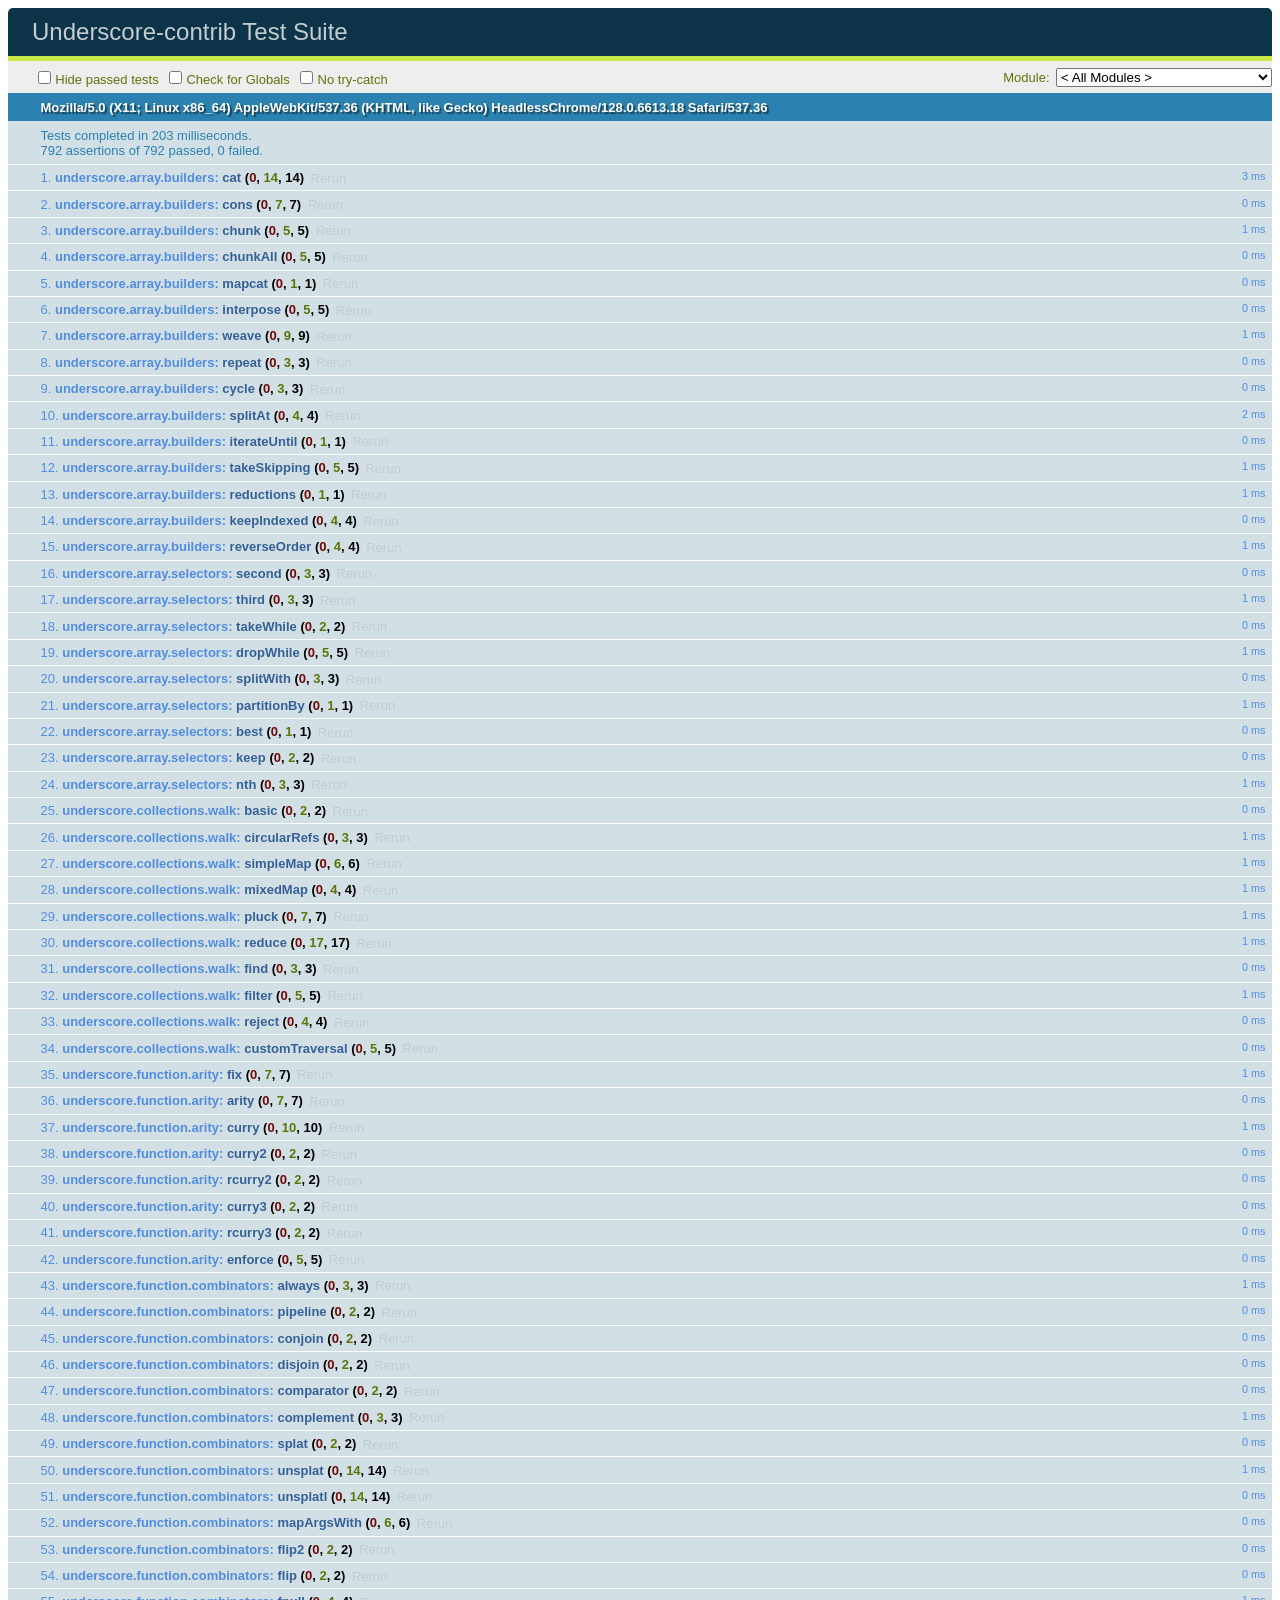
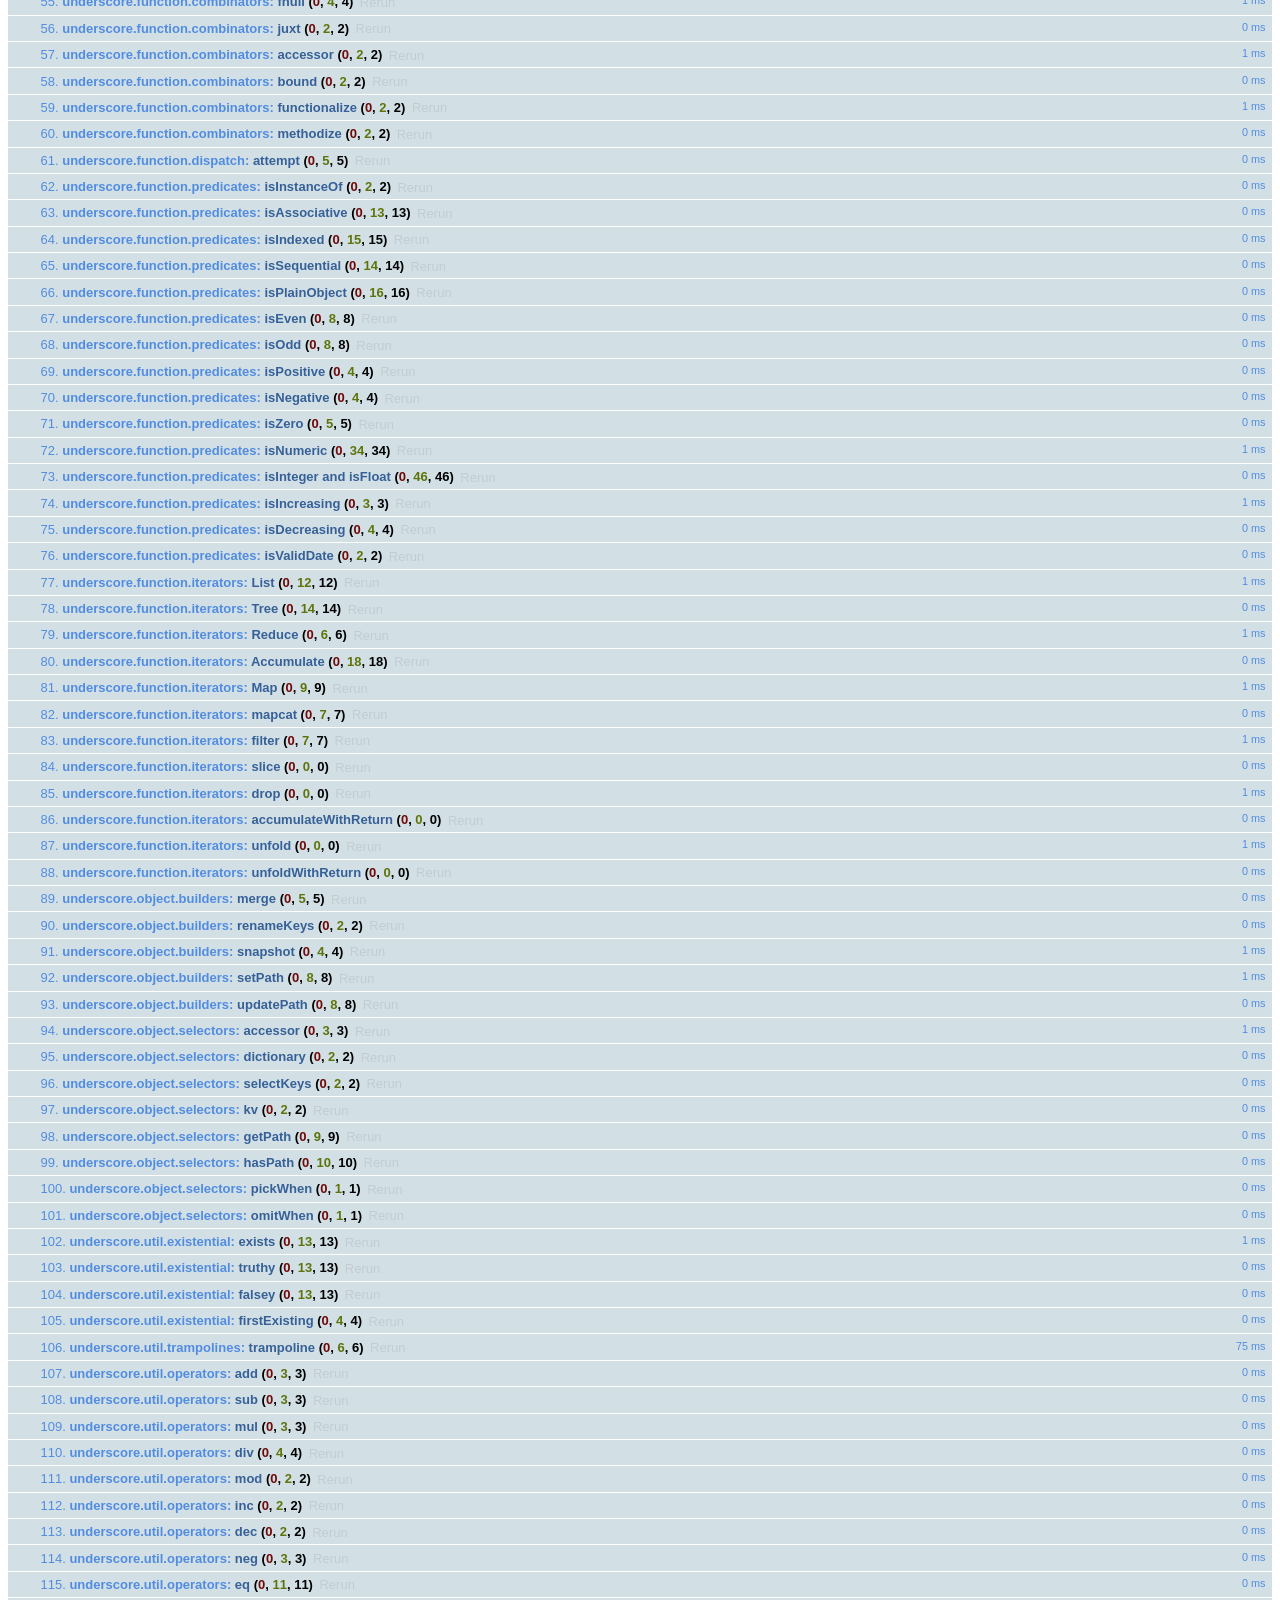
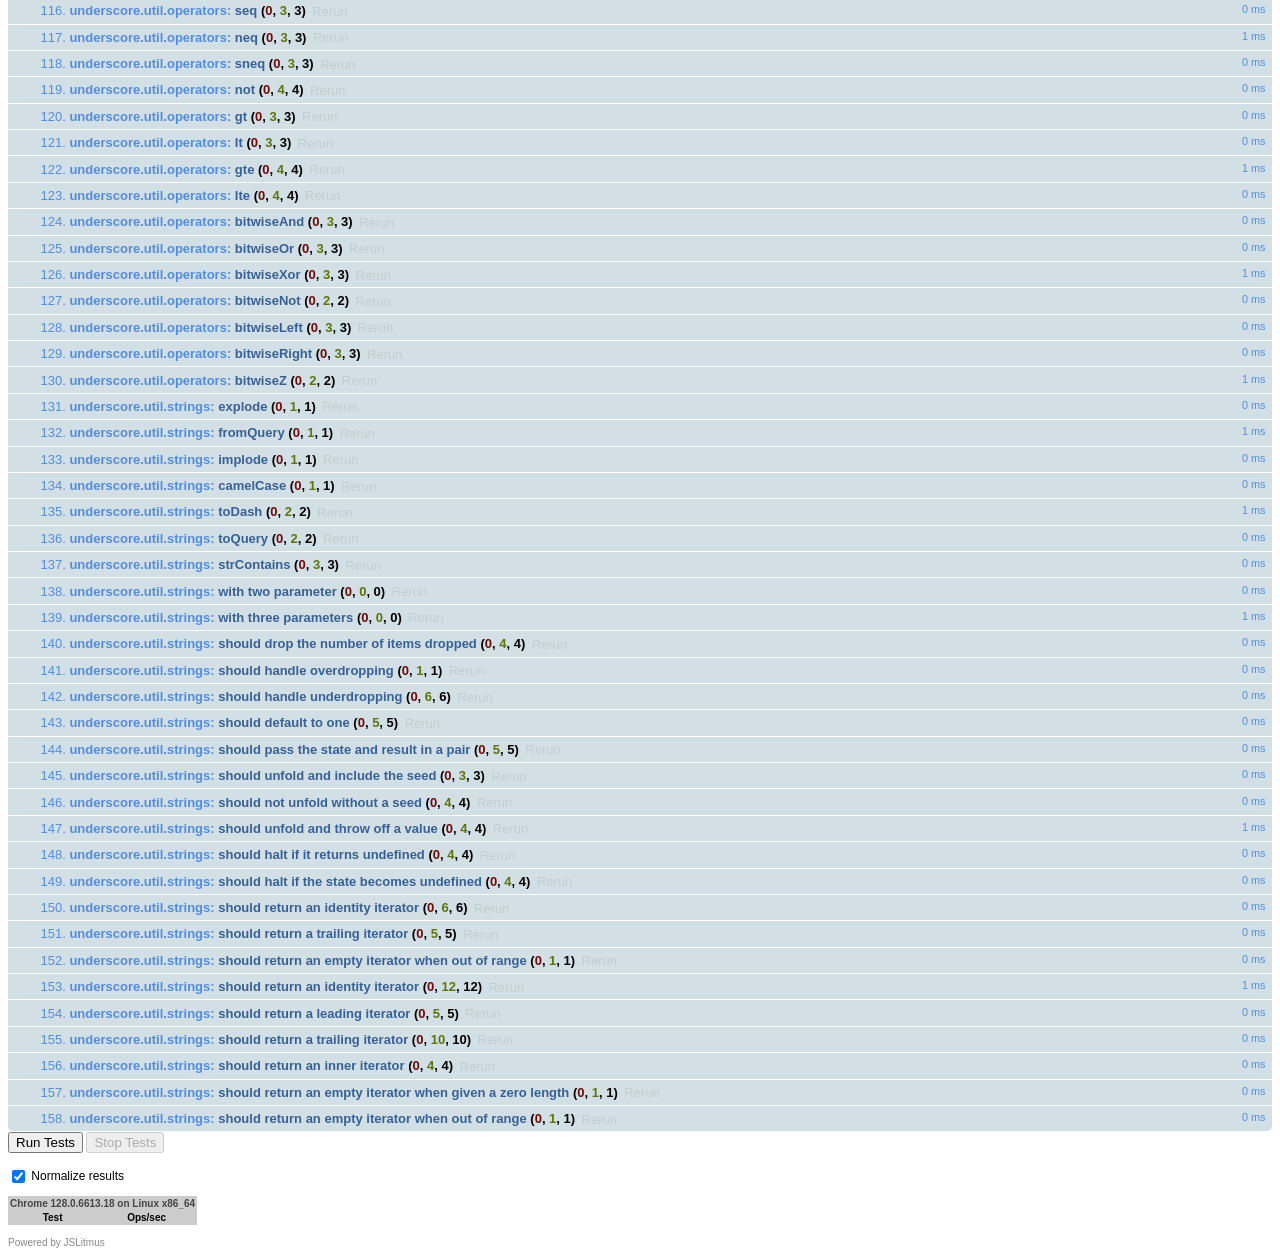
<file: node_modules/jsdoc/node_modules/catharsis/node_modules/underscore-contrib/test/index.html>
<!DOCTYPE html>
<html>
<head>
  <title>Underscore-contrib Test Suite</title>
  <link rel="stylesheet" href="vendor/qunit.css" type="text/css" media="screen">
  <script src="vendor/jquery.js"></script>
  <script src="vendor/qunit.js"></script>
  <script src="vendor/jslitmus.js"></script>
  <script src="vendor/underscore.js"></script>

  <!-- contrib libraries -->
  <script src="../underscore.array.builders.js"></script>
  <script src="../underscore.array.selectors.js"></script>
  <script src="../underscore.collections.walk.js"></script>
  <script src="../underscore.function.arity.js"></script>
  <script src="../underscore.function.combinators.js"></script>
  <script src="../underscore.function.dispatch.js"></script>
  <script src="../underscore.function.predicates.js"></script>
  <script src="../underscore.function.iterators.js"></script>
  <script src="../underscore.object.builders.js"></script>
  <script src="../underscore.object.selectors.js"></script>
  <script src="../underscore.util.existential.js"></script>
  <script src="../underscore.util.trampolines.js"></script>
  <script src="../underscore.util.operators.js"></script>
  <script src="../underscore.util.strings.js"></script>

  <!-- contrib tests -->
  <script src="array.builders.js"></script>
  <script src="array.selectors.js"></script>
  <script src="collections.walk.js"></script>
  <script src="function.arity.js"></script>
  <script src="function.combinators.js"></script>
  <script src="function.dispatch.js"></script>
  <script src="function.predicates.js"></script>
  <script src="function.iterators.js"></script>
  <script src="object.builders.js"></script>
  <script src="object.selectors.js"></script>
  <script src="util.existential.js"></script>
  <script src="util.trampolines.js"></script>
  <script src="util.operators.js"></script>
  <script src="util.strings.js"></script>
</head>
<body>
  <div id="qunit"></div>
  <div id="qunit-fixture">
    <div id="map-test">
      <div id="id1"></div>
      <div id="id2"></div>
    </div>
  </div>
</body>
</html>
</file>
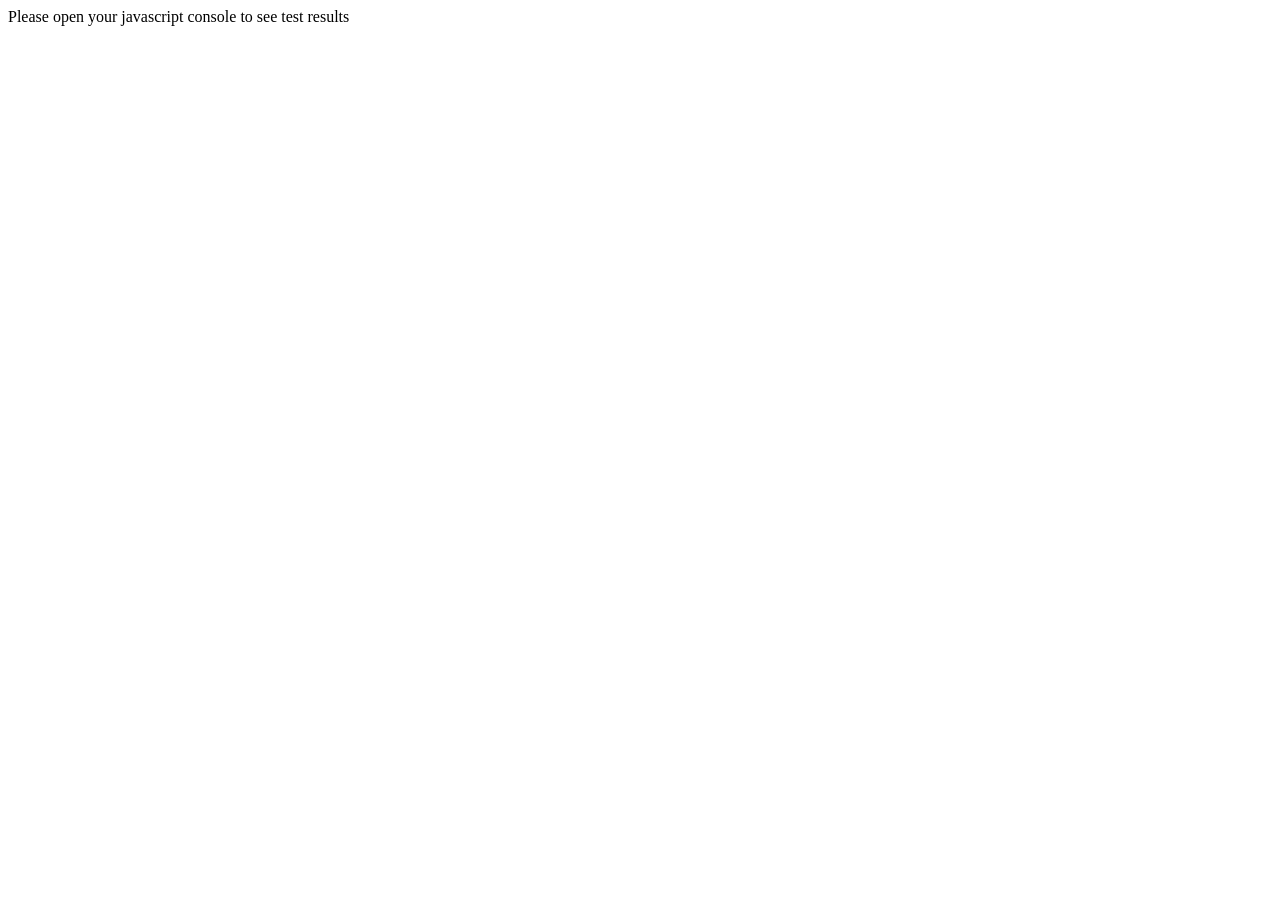
<file: node_modules/jsdoc/node_modules/taffydb/taffy-test.html>
<!DOCTYPE html>
<html>
<head>
  <meta http-equiv="Content-Type" content="text/html; charset=ISO-8859-1">
  <title>taffy test</title>

  <script src="./taffy.js"></script>

  <script>
  // recursive object compare, for future use
  Object.prototype.equals = function (x) {
    var p;
    for(p in this) {
      if(typeof(x[p])=='undefined') {return false;}
    }

    for(p in this) {
      if (this[p]) {
        switch(typeof(this[p])) {
          case 'object':
            if (! this[p].equals(x[p])) { return false; }
          break;
          case 'function':
            if (typeof(x[p])=='undefined' ||
              (p != 'equals' && this[p].toString() != x[p].toString())
            ){ return false; }
            break;
          default:
            if (this[p] != x[p]) { return false; }
        }
      }
      else {
        if (x[p]){ return false; }
      }
    }

    for(p in x) {
      if(typeof(this[p])=='undefined') {return false;}
    }

    return true;
  };



  var key_name, data_val, friends_table, taffy_map;
  friends_table = TAFFY([
    {"id":1,"gender":"M","first":"John","last":"Smith","city":"Seattle, WA","status":"Active"},
    {"id":2,"gender":"F","first":"Kelly","last":"Ruth","city":"Dallas, TX","status":"Active"},
    {"id":3,"gender":"M","first":"Jeff","last":"Stevenson","city":"Washington, D.C.","status":"Active"},
    {"id":4,"gender":"F","first":"Jennifer","last":"Gill","city":"Seattle, WA","status":"Active"}  
  ]);

  taffy_map = {
    t_by_city       : friends_table({city:"Seattle, WA"}),
    t_by_id         : friends_table({id:1}),
    t_by_id_f       : friends_table({id:'1'}),
    t_by_name       : friends_table({first:'John',last:'Smith'}),
    kelly_by_id     : friends_table({id:2}).first(),
    kelly_last_name : friends_table({id:2}).first().last,
    id_list         : friends_table().select('id'),
    city_list       : friends_table().distinct('city'),
  };

  for ( key_name in taffy_map ){
    if ( taffy_map.hasOwnProperty(key_name) ){
      data_val = taffy_map[key_name];
      console.warn(key_name, data_val);
      if ( data_val.hasOwnProperty('get') ){
        console.warn(JSON.stringify(data_val.get()));
      }
      console.warn('----------------');
    }
  }
  </script>
</head>
<body>
<div>
Please open your javascript console to see test results
</div>
</body>
</html>
</file>
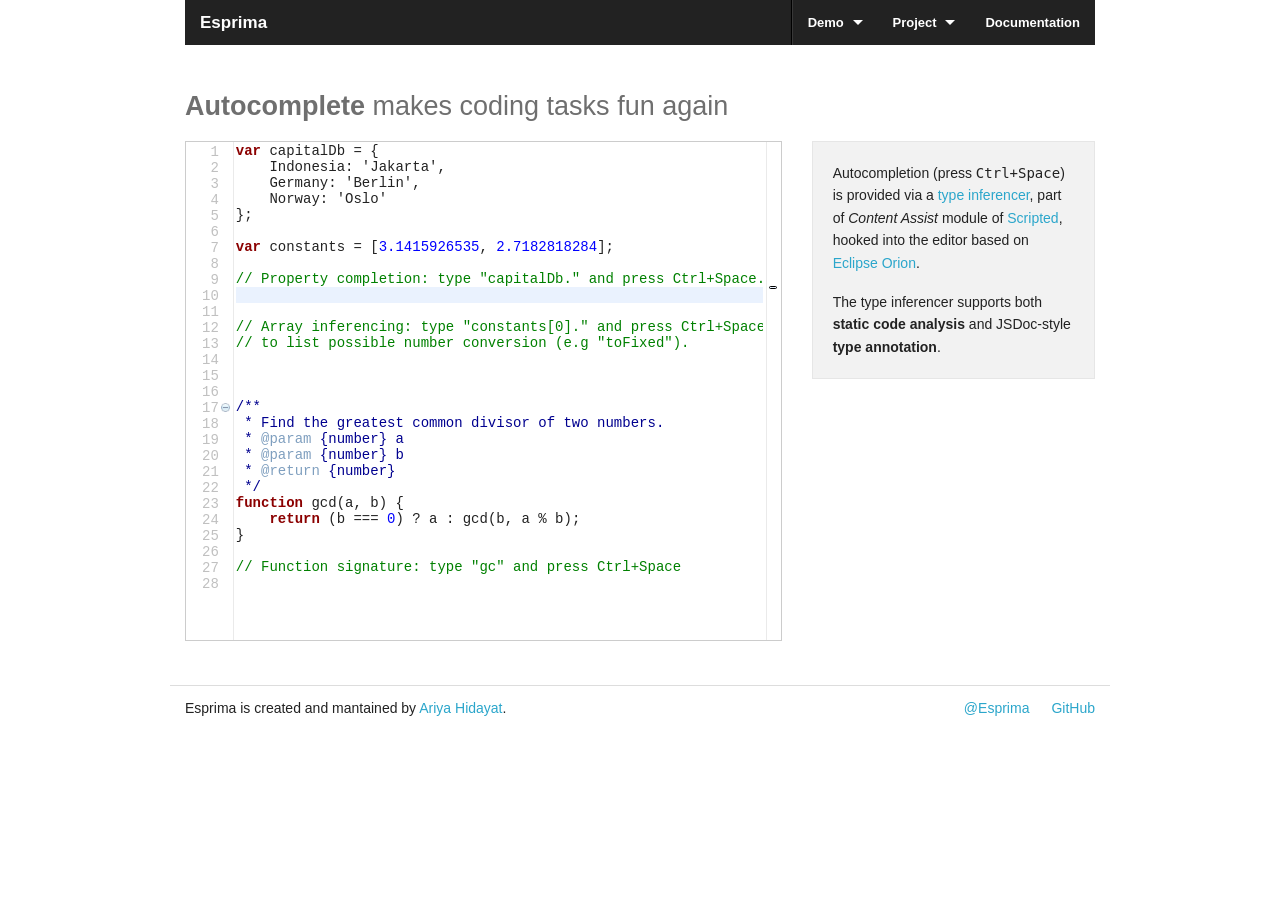
<file: node_modules/jsdoc/node_modules/esprima/demo/autocomplete.html>
<!DOCTYPE html>
<!--[if IE 8]>    <html class="no-js lt-ie9" lang="en"> <![endif]-->
<!--[if gt IE 8]><!--> <html class="no-js" lang="en"> <!--<![endif]-->

<head>
  <meta charset="utf-8" />
  <title>Esprima: Editing Autocomplete</title>
  <meta name="viewport" content="width=device-width" />
  <link rel="stylesheet" type="text/css" href="../assets/orion/built-editor.css"/>
  <link rel="stylesheet" type="text/css" href="../assets/style.css"/>
  <link rel="stylesheet" href="../assets/foundation/foundation.min.css">
</head>

<body>

  <!-- Navigation bar -->
  <div class="row">
    <div class="twelve columns">
      <nav class="top-bar">
        <ul>
          <li class="name">
             <h1><a href="../index.html">Esprima</a></h1>
          </li>
        </ul>
        <section>
          <ul class="right">
            <li class="divider show-for-medium-and-up"></li>
            <li class="has-dropdown">
              <a href="../demo/index.html">Demo</a>
              <ul class="dropdown">
                <li><label>Static Analysis</label></li>
                <li><a href="../demo/parse.html">Online Parsing</a></li>
                <li><a href="../demo/validate.html">Syntax Validator</a></li>
                <li><a href="../demo/precedence.html">Operator Precedence</a></li>
                <li><a href="../demo/collector.html">Regex Collector</a></li>
                <li><label>Dynamic Tracing</label></li>
                <li><a href="../demo/functiontrace.html">Function Instrumentation</a></li>
                <li><label>Code Transformation</label></li>
                <li><a href="../demo/rewrite.html">Source Rewrite</a></li>
                <li><a href="../demo/minify.html">Minifiy &amp; Obfuscate</a></li>
                <li><label>Editing Tools</label></li>
                <li><a href="../demo/highlight.html">Identifier Highlight</a></li>
                <li><a href="../demo/autocomplete.html">Autocomplete</a></li>
              </ul>
            </li>
            <li class="has-dropdown">
              <a href="#">Project</a>
              <ul class="dropdown">
                <li><a href="http://github.com/ariya/esprima">Git Repository</a></li>
                <li><a href="https://travis-ci.org/ariya/esprima">Continuous Integration</a></li>
                <li><a href="http://groups.google.com/group/esprima">Mailing List</a></li>
                <li><a href="http://issues.esprima.org/">Issue Tracker</a></li>
                <li class="divider"></li>
                <li><label>QA</label></li>
                <li><a href="../test/index.html">Unit Tests</a></li>
                <li><a href="../test/benchmarks.html">Benchmarks Suite</a></li>
                <li><a href="../test/compat.html">Compatibility Tests</a></li>
                <li><a href="../test/compare.html">Speed Comparison</a></li>
                <li><a href="../test/module.html">Module Loading</a></li>
                <li><a href="../test/coverage.html">Coverage Analysis</a></li>
              </ul>
            </li>
            <li><a href="../doc/index.html">Documentation</a></li>
          </ul>
        </section>
      </nav>
    </div>
  </div>

  <!-- Title and subtitle -->
  <div class="row">
    <div class="twelve columns">
       <h3 class="subheader"><strong>Autocomplete</strong> makes coding tasks fun again</h3>
    </div>
  </div>

  <!-- Main content -->
  <div class="row">
    <div class="eight columns">

<pre id="editor" style="height: 500px">var capitalDb = {
    Indonesia: 'Jakarta',
    Germany: 'Berlin',
    Norway: 'Oslo'
};

var constants = [3.1415926535, 2.7182818284];

// Property completion: type "capitalDb." and press Ctrl+Space.


// Array inferencing: type "constants[0]." and press Ctrl+Space
// to list possible number conversion (e.g "toFixed").



/**
 * Find the greatest common divisor of two numbers.
 * @param {number} a
 * @param {number} b
 * @return {number}
 */
function gcd(a, b) {
    return (b === 0) ? a : gcd(b, a % b);
}

// Function signature: type "gc" and press Ctrl+Space
 
</pre>
    </div>

    <div class="four columns">
      <div class="panel">
          <p>Autocompletion (press <tt>Ctrl+Space</tt>) is provided via a
          <a href="https://github.com/scripted-editor/scripted/wiki/Architecture#wiki-Inferencing">type inferencer</a>,
          part of <em>Content Assist</em> module of
          <a href="https://github.com/scripted-editor/scripted/blob/master/README.md">Scripted</a>,
          hooked into the editor based on <a href="http://wiki.eclipse.org/Orion">Eclipse Orion</a>.</p>
          <p>The type inferencer supports both <strong>static code analysis</strong> and JSDoc-style <strong>type annotation</strong>.</p>
      </div>
    </div>
  </div>

  <!-- Footer -->
  <div class="row copyright">
    <div class="six columns">
      <p>Esprima is created and mantained by <a href="http://ariya.ofilabs.com/about">Ariya Hidayat</a>.</p>
    </div>
    <div class="six columns">
      <ul class="link-list right">
        <li><a href="http://twitter.com/esprima">@Esprima</a></li>
        <li><a href="https://github.com/ariya/esprima">GitHub</a></li>
      </ul>
    </div>
  </div>

<script src="../assets/orion/built-editor.min.js"></script>

<script src="../assets/orion/contentassist/doctrine.js"></script>
<script src="../assets/orion/contentassist/esprima.js"></script>
<script src="../assets/orion/contentassist/types.js"></script>
<script src="../assets/orion/contentassist/esprimaJsContentAssist.js"></script>
<script src="../assets/orion/contentassist/esprimaVisitor.js"></script>
<script src="../assets/orion/contentassist/proposalUtils.js"></script>

<script src="../assets/orion/customeditor.js"></script>

<script>
require(['custom/editor'], function (editor) {
    var e = editor({ parent: 'editor', lang: 'js', contentassist: true });
    e.onGotoLine(9, 0);
});
</script>

</body>
</html>
</file>
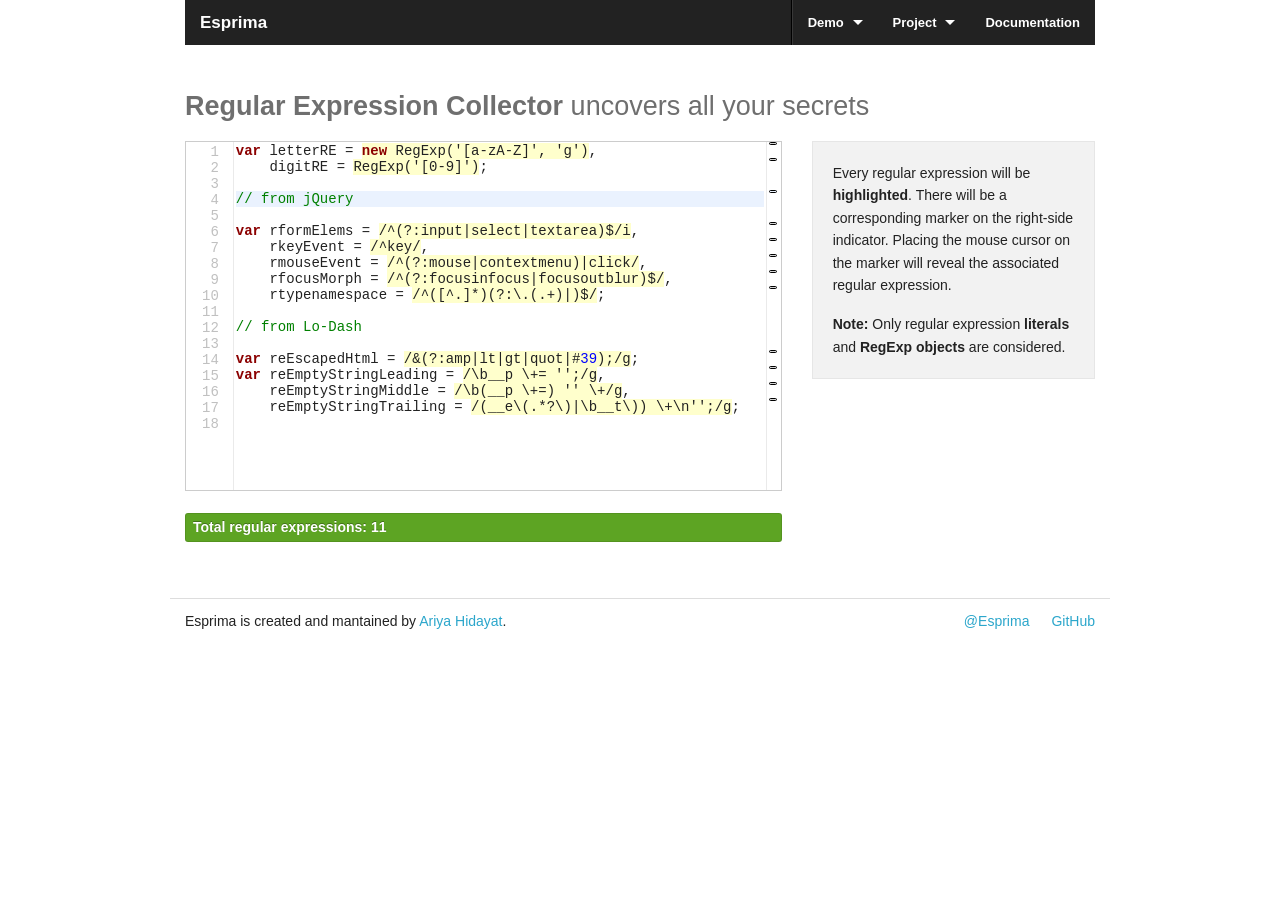
<file: node_modules/jsdoc/node_modules/esprima/demo/collector.html>
<!DOCTYPE html>
<!--[if IE 8]>    <html class="no-js lt-ie9" lang="en"> <![endif]-->
<!--[if gt IE 8]><!--> <html class="no-js" lang="en"> <!--<![endif]-->

<head>
  <meta charset="utf-8" />
  <title>Esprima: Regex Collector</title>
  <meta name="viewport" content="width=device-width" />
  <link rel="stylesheet" href="../assets/orion/built-editor.css">
  <link rel="stylesheet" href="../assets/style.css">
  <link rel="stylesheet" href="../assets/foundation/foundation.min.css">
</head>

<body>

  <!-- Navigation bar -->
  <div class="row">
    <div class="twelve columns">
      <nav class="top-bar">
        <ul>
          <li class="name">
             <h1><a href="../index.html">Esprima</a></h1>
          </li>
        </ul>
        <section>
          <ul class="right">
            <li class="divider show-for-medium-and-up"></li>
            <li class="has-dropdown">
              <a href="../demo/index.html">Demo</a>
              <ul class="dropdown">
                <li><label>Static Analysis</label></li>
                <li><a href="../demo/parse.html">Online Parsing</a></li>
                <li><a href="../demo/validate.html">Syntax Validator</a></li>
                <li><a href="../demo/precedence.html">Operator Precedence</a></li>
                <li><a href="../demo/collector.html">Regex Collector</a></li>
                <li><label>Dynamic Tracing</label></li>
                <li><a href="../demo/functiontrace.html">Function Instrumentation</a></li>
                <li><label>Code Transformation</label></li>
                <li><a href="../demo/rewrite.html">Source Rewrite</a></li>
                <li><a href="../demo/minify.html">Minifiy &amp; Obfuscate</a></li>
                <li><label>Editing Tools</label></li>
                <li><a href="../demo/highlight.html">Identifier Highlight</a></li>
                <li><a href="../demo/autocomplete.html">Autocomplete</a></li>
              </ul>
            </li>
            <li class="has-dropdown">
              <a href="#">Project</a>
              <ul class="dropdown">
                <li><a href="http://github.com/ariya/esprima">Git Repository</a></li>
                <li><a href="https://travis-ci.org/ariya/esprima">Continuous Integration</a></li>
                <li><a href="http://groups.google.com/group/esprima">Mailing List</a></li>
                <li><a href="http://issues.esprima.org/">Issue Tracker</a></li>
                <li class="divider"></li>
                <li><label>QA</label></li>
                <li><a href="../test/index.html">Unit Tests</a></li>
                <li><a href="../test/benchmarks.html">Benchmarks Suite</a></li>
                <li><a href="../test/compat.html">Compatibility Tests</a></li>
                <li><a href="../test/compare.html">Speed Comparison</a></li>
                <li><a href="../test/module.html">Module Loading</a></li>
                <li><a href="../test/coverage.html">Coverage Analysis</a></li>
              </ul>
            </li>
            <li><a href="../doc/index.html">Documentation</a></li>
          </ul>
        </section>
      </nav>
    </div>
  </div>

  <!-- Title and subtitle -->
  <div class="row">
    <div class="twelve columns">
       <h3 class="subheader"><strong>Regular Expression Collector</strong> uncovers all your secrets</h3>
    </div>
  </div>

  <!-- Main content -->
  <div class="row">
    <div class="eight columns">

<pre id="editor" spellcheck="false" style="height: 350px">
var letterRE = new RegExp('[a-zA-Z]', 'g'),
    digitRE = RegExp('[0-9]');

// from jQuery

var rformElems = /^(?:input|select|textarea)$/i,
	rkeyEvent = /^key/,
	rmouseEvent = /^(?:mouse|contextmenu)|click/,
	rfocusMorph = /^(?:focusinfocus|focusoutblur)$/,
	rtypenamespace = /^([^.]*)(?:\.(.+)|)$/;

// from Lo-Dash

var reEscapedHtml = /&(?:amp|lt|gt|quot|#39);/g;
var reEmptyStringLeading = /\b__p \+= '';/g,
    reEmptyStringMiddle = /\b(__p \+=) '' \+/g,
    reEmptyStringTrailing = /(__e\(.*?\)|\b__t\)) \+\n'';/g;
</pre>

    <div id="info" class="alert-box success">No result yet.</div>
    </div>

    <div class="four columns">
      <div class="panel">
          <p>Every regular expression will be <strong>highlighted</strong>. There will be a corresponding marker
          on the right-side indicator. Placing the mouse cursor on the marker will reveal
          the associated regular expression.</p>
          <p><strong>Note:</strong> Only regular expression <strong>literals</strong> and <strong>RegExp objects</strong> are considered.</p>
      </div>
    </div>
  </div>

  <!-- Footer -->
  <div class="row copyright">
    <div class="six columns">
      <p>Esprima is created and mantained by <a href="http://ariya.ofilabs.com/about">Ariya Hidayat</a>.</p>
    </div>
    <div class="six columns">
      <ul class="link-list right">
        <li><a href="http://twitter.com/esprima">@Esprima</a></li>
        <li><a href="https://github.com/ariya/esprima">GitHub</a></li>
      </ul>
    </div>
  </div>

<script src="../esprima.js"></script>
<script src="../assets/orion/built-editor.min.js"></script>
<script src="../assets/orion/customeditor.js"></script>
<script src="collector.js"></script>
</body>
</html>
</file>
<file: node_modules/jsdoc/node_modules/esprima/assets/style.css>
a:hover, a:active {
    text-decoration: underline;
}

.top-bar a, .tabs a {
    text-decoration: none;
}

div.row.copyright {
    margin-top: 44px;
    padding-top: 11px;
    border-top: 1px solid #ddd;
}

.code {
    border-left: 3px solid #ddd;
    margin: 5px 3px 8px 15px;
    padding: 0 0 0 8px;
}

.textviewContainer {
    background-color: white;
}

.textviewContainer, .contentassist {
    font-family: 'Droid Sans Mono', Menlo, Consolas, 'Courier New', Courier, monospace, sans-serif;
    font-size: 10pt;
}
.contentassist {
    width: 400px;
}

pre#editor {
    border: 1px solid #ccc;
}

div#info {
    margin-top: 22px;
}

.textviewTooltip {
    color: black;
    background-color: #ffffcc;
    border-color: #aaa;
}

.annotationRange.readOccurrence {
    background-color: #ffffcc;
    border: none;
}

.annotationRange.writeOccurrence {
    background-color: #ffffcc;
    border: 1px solid #ffcc99;
    margin: -1px;
    border-radius: 4px;
}
</file>
<file: node_modules/jsdoc/node_modules/esprima/assets/prettify/prettify.css>
.pln{color:#000}@media screen{.str{color:#080}.kwd{color:#008}.com{color:#800}.typ{color:#606}.lit{color:#066}.pun,.opn,.clo{color:#660}.tag{color:#008}.atn{color:#606}.atv{color:#080}.dec,.var{color:#606}.fun{color:red}}@media print,projection{.str{color:#060}.kwd{color:#006;font-weight:bold}.com{color:#600;font-style:italic}.typ{color:#404;font-weight:bold}.lit{color:#044}.pun,.opn,.clo{color:#440}.tag{color:#006;font-weight:bold}.atn{color:#404}.atv{color:#060}}pre.prettyprint{padding:2px;border:1px solid #888}ol.linenums{margin-top:0;margin-bottom:0}li.L0,li.L1,li.L2,li.L3,li.L5,li.L6,li.L7,li.L8{list-style-type:none}li.L1,li.L3,li.L5,li.L7,li.L9{background:#eee}
</file>
<file: node_modules/jsdoc/node_modules/esprima/assets/orion/built-editor.css>
.textview {
	background-color: white;
	padding: 1px 2px;
}
.textviewContainer {
	background-color: #eaeaea;
	font-family: 'Lucida Sans Unicode', 'Lucida Grande', Verdana, Arial, Helvetica, Myriad, Tahoma, clean, sans-serif;
	font-size: 10pt;
	min-width: 50px;
	min-height: 50px;
}
.textviewContent {
  cursor: auto;
}
.textviewLeftRuler {
  border-right: 1px solid #eaeaea;
}
.textviewRightRuler {
  border-left: 1px solid #eaeaea;
}
.ruler {
}
.ruler.annotations {
	width: 16px;
}
.ruler.folding {
	background-color: white;
	width: 14px;
}
.ruler.lines {
	background-color: white;
	text-align: right;
}
.ruler.overview {
	width: 14px;
}
.rulerLines {
	color: silver;
}
.rulerLines.even
.rulerLines.odd {
}
.annotation {
}
.annotation.error,
.annotation.warning,
.annotation.task,
.annotation.bookmark,
.annotation.breakpoint,
.annotation.collapsed,
.annotation.expanded, 
.annotation.currentBracket, 
.annotation.matchingBracket, 
.annotation.currentLine, 
.annotation.matchingSearch,  
.annotation.readOccurrence,
.annotation.writeOccurrence, 
.annotation.currentSearch {
}
.annotationHTML {
	cursor: pointer;
	width: 16px;
	height: 16px;
	display: inline-block;
	vertical-align: middle;
	background-position: center;
	background-repeat: no-repeat;
}
.annotationHTML.error {
	
	background-image: url("[data-uri]");
}
.annotationHTML.warning {
	
	background-image: url("[data-uri]");
}
.annotationHTML.task {
	
	background-image: url("[data-uri]");
}
.annotationHTML.bookmark {
	
	background-image: url("[data-uri]");
}
.annotationHTML.breakpoint {
	
	background-image: url("[data-uri]");
}
.annotationHTML.collapsed {
	
	width: 14px;
	height: 14px;
	background-image: url("[data-uri]");
}
.annotationHTML.expanded {
	
	width: 14px;
	height: 14px;	
	background-image: url("[data-uri]");
}
.annotationHTML.multiple {
	
	background-image: url("[data-uri]");
}
.annotationHTML.overlay {
	
	background-image: url("[data-uri]");
	background-position: right bottom;
	position: relative;
	top: -16px;
}
.annotationHTML.currentBracket {
	
	background-image: url("[data-uri]");
}
.annotationHTML.matchingBracket {
	
	background-image: url("[data-uri]");
}
.annotationHTML.currentLine {
	
	background-image: url("[data-uri]");
}
.annotationHTML.matchingSearch {
	
	background-image: url("[data-uri]");
}
.annotationHTML.currentSearch {
	
	background-image: url("[data-uri]");
}
.annotationOverview {
	cursor: pointer;
	border-radius: 2px;
	left: 2px;
	width: 8px;
}
.annotationOverview.task {
	background-color: lightgreen;
	border: 1px solid green;
}
.annotationOverview.breakpoint {
	background-color: lightblue;
	border: 1px solid blue;
}
.annotationOverview.bookmark {
	background-color: yellow;
	border: 1px solid orange;
}
.annotationOverview.error {
	background-color: lightcoral;
	border: 1px solid darkred;
}
.annotationOverview.warning {
	background-color: Gold;
	border: 1px solid black;
}
.annotationOverview.currentBracket {
	background-color: lightgray;
	border: 1px solid red;
}
.annotationOverview.matchingBracket {
	background-color: lightgray;
	border: 1px solid red;
}
.annotationOverview.currentLine {
	background-color: #EAF2FE;
	border: 1px solid black;
}
.annotationOverview.matchingSearch {
	background-color: #C3E1FF;
	border: 1px solid black;
}
.annotationOverview.currentSearch {
	background-color: #53D1FF;
	border: 1px solid black;
}
.annotationOverview.readOccurrence {
	background-color: lightgray;
	border: 1px solid black;
}
.annotationOverview.writeOccurrence {
	background-color: Gold;
	border: 1px solid darkred;
}
.annotationRange {
	background-repeat: repeat-x;
 	background-position: left bottom;
}
.annotationRange.task {
	
	background-image: url("[data-uri]");
}
.annotationRange.breakpoint {
	
	background-image: url("[data-uri]");
}
.annotationRange.bookmark {
	
	background-image: url("[data-uri]");
}
.annotationRange.error {
	
	background-image: url("[data-uri]");
}
.annotationRange.warning {
	
	background-image: url("[data-uri]");
}
.annotationRange.currentBracket {
}
.annotationRange.matchingBracket {
	outline: 1px solid red;
}
.annotationRange.currentSearch {
	background-color: #53D1FF;
}
.annotationRange.matchingSearch {
	background-color: #C3E1FF;
}
.annotationRange.currentSearch {
	background-color: #53D1FF;
}
.annotationRange.readOccurrence {
	background-color: lightgray;
}
.annotationRange.writeOccurrence {
	background-color: yellow;
}
.annotationLine {
}
.annotationLine.currentLine {
	background-color: #EAF2FE;
}
.tooltip .textview {
	color: InfoText !important;
	background-color: InfoBackground !important;
	padding: 0px;
}
.textviewTooltip {
	font-family: monospace;
	font-size: 10pt;
	background-color: InfoBackground;
	color: InfoText;
	padding: 2px;
	border-radius: 4px;
	border: 1px solid black;
	z-index: 100;
	position: fixed;
	overflow: hidden;
	white-space: pre;
}
.textviewTooltip em {
	font-style: normal;
	font-weight: bold;
}
.tooltip .annotationLine.currentLine {
	background-color: transparent;
}
.contentassist {
	display: none;
	background-color: #FFFFFF;
	padding: 2px;
	top: 100px;
	left: 100px;
	border: 1px solid #CCCCCC;
	z-index:10;
	cursor: default;
	overflow: auto;
	height: 150px;
	width: 200px;
}
.contentassist .selected {
	background-color: #EAF2FE;
}
.token_singleline_comment {
	color: green;
}
.token_multiline_comment {
	color: green;
}
.token_doc_comment {
	color: #00008F;
}
a.token_singleline_comment, a.token_multiline_comment, a.token_doc_comment {
	text-decoration: underline;
}
.token_doc_html_markup {
	color: #7F7F9F;
}
.token_doc_tag {
	color: #7F9FBF;
}
.token_task_tag {
	color: #7F9FBF;
}
.token_string {
	color: blue;
}
.token_number {
	color: blue;
}
.token_keyword {
	color: darkred;
	font-weight: bold;
}
.token_space {
	
	background-image: url("[data-uri]");
	background-repeat: no-repeat;
 	background-position: center center;
}
.token_tab {
	
	background-image: url("[data-uri]");
	background-repeat: no-repeat;
 	background-position: left center;
}
.line_caret {
	background-color: #EAF2FE;
}
.comment {
	color: green;
}
.comment-block-documentation {
	color: #00008F;
}
.constant {
	font-style: italic;
	color: blue;
}
.constant-character-entity {
	font-style: normal;
}
.entity {
	color: #3f7f7f;
}
.entity-name-function, .entity-name-type {
	font-weight: bold;
}
.invalid-illegal {
	color: white;
	background-color: red;
}
.invalid-deprecated {
	text-decoration: line-through;
}
.invalid {
	color: red;
	font-weight: bold;
}
.keyword-control {
	color: #7F0055;
	font-weight: bold;
}
.keyword-operator {
	color: #ddd;
}
.markup-heading {
	font-weight: bold;
}
.markup-quote {
	font-style: italic;
}
.meta-tag {
	color: #3f7f7f;
}
.storage {
	color: #7F0055;
}
.string {
	color: blue;
}
.support {
	color: #21439c;
}
.variable {
	color: #0000c0;
}
.variable-parameter {
	color: black;
}
.variable-language {
	color: #7F0055;
	font-weight: bold;
}
.entity-name-tag  {
	color: #3f7f7f;
}
.entity-other-attribute-name {
	color: #7f007f;
}
.punctuation-definition-comment {
	color: #3f5fbf;
}
.punctuation-definition-string {
	color: blue;
}
.string-quoted {
	color: #2a00ff;
}
.cm-meta { color: #00008F; }
.cm-keyword { font-weight: bold; color: #7F0055; }
.cm-atom { color: #21439c; }
.cm-number { color: black; }
.cm-def { color: green; }
.cm-variable { color: black; }
.cm-variable-2 { color: #004080; }
.cm-variable-3 { color: #004080; }
.cm-property { color: black; }
.cm-operator { color: #222; }
.cm-comment { color: green; }
.cm-string { color: blue; }
.cm-error { color: #ff0000; }
.cm-qualifier { color: gray; }
.cm-builtin { color: #7F0055; }
.cm-bracket { color: white; background-color: gray; }
.cm-tag { color: #3f7f7f; }
.cm-attribute { color: #7f007f; }
</file>
<file: node_modules/jsdoc/node_modules/catharsis/node_modules/underscore-contrib/test/vendor/qunit.css>
/**
 * QUnit v1.11.0 - A JavaScript Unit Testing Framework
 *
 * http://qunitjs.com
 *
 * Copyright 2012 jQuery Foundation and other contributors
 * Released under the MIT license.
 * http://jquery.org/license
 */

/** Font Family and Sizes */

#qunit-tests, #qunit-header, #qunit-banner, #qunit-testrunner-toolbar, #qunit-userAgent, #qunit-testresult {
	font-family: "Helvetica Neue Light", "HelveticaNeue-Light", "Helvetica Neue", Calibri, Helvetica, Arial, sans-serif;
}

#qunit-testrunner-toolbar, #qunit-userAgent, #qunit-testresult, #qunit-tests li { font-size: small; }
#qunit-tests { font-size: smaller; }


/** Resets */

#qunit-tests, #qunit-header, #qunit-banner, #qunit-userAgent, #qunit-testresult, #qunit-modulefilter {
	margin: 0;
	padding: 0;
}


/** Header */

#qunit-header {
	padding: 0.5em 0 0.5em 1em;

	color: #8699a4;
	background-color: #0d3349;

	font-size: 1.5em;
	line-height: 1em;
	font-weight: normal;

	border-radius: 5px 5px 0 0;
	-moz-border-radius: 5px 5px 0 0;
	-webkit-border-top-right-radius: 5px;
	-webkit-border-top-left-radius: 5px;
}

#qunit-header a {
	text-decoration: none;
	color: #c2ccd1;
}

#qunit-header a:hover,
#qunit-header a:focus {
	color: #fff;
}

#qunit-testrunner-toolbar label {
	display: inline-block;
	padding: 0 .5em 0 .1em;
}

#qunit-banner {
	height: 5px;
}

#qunit-testrunner-toolbar {
	padding: 0.5em 0 0.5em 2em;
	color: #5E740B;
	background-color: #eee;
	overflow: hidden;
}

#qunit-userAgent {
	padding: 0.5em 0 0.5em 2.5em;
	background-color: #2b81af;
	color: #fff;
	text-shadow: rgba(0, 0, 0, 0.5) 2px 2px 1px;
}

#qunit-modulefilter-container {
	float: right;
}

/** Tests: Pass/Fail */

#qunit-tests {
	list-style-position: inside;
}

#qunit-tests li {
	padding: 0.4em 0.5em 0.4em 2.5em;
	border-bottom: 1px solid #fff;
	list-style-position: inside;
}

#qunit-tests.hidepass li.pass, #qunit-tests.hidepass li.running  {
	display: none;
}

#qunit-tests li strong {
	cursor: pointer;
}

#qunit-tests li a {
	padding: 0.5em;
	color: #c2ccd1;
	text-decoration: none;
}
#qunit-tests li a:hover,
#qunit-tests li a:focus {
	color: #000;
}

#qunit-tests li .runtime {
	float: right;
	font-size: smaller;
}

.qunit-assert-list {
	margin-top: 0.5em;
	padding: 0.5em;

	background-color: #fff;

	border-radius: 5px;
	-moz-border-radius: 5px;
	-webkit-border-radius: 5px;
}

.qunit-collapsed {
	display: none;
}

#qunit-tests table {
	border-collapse: collapse;
	margin-top: .2em;
}

#qunit-tests th {
	text-align: right;
	vertical-align: top;
	padding: 0 .5em 0 0;
}

#qunit-tests td {
	vertical-align: top;
}

#qunit-tests pre {
	margin: 0;
	white-space: pre-wrap;
	word-wrap: break-word;
}

#qunit-tests del {
	background-color: #e0f2be;
	color: #374e0c;
	text-decoration: none;
}

#qunit-tests ins {
	background-color: #ffcaca;
	color: #500;
	text-decoration: none;
}

/*** Test Counts */

#qunit-tests b.counts                       { color: black; }
#qunit-tests b.passed                       { color: #5E740B; }
#qunit-tests b.failed                       { color: #710909; }

#qunit-tests li li {
	padding: 5px;
	background-color: #fff;
	border-bottom: none;
	list-style-position: inside;
}

/*** Passing Styles */

#qunit-tests li li.pass {
	color: #3c510c;
	background-color: #fff;
	border-left: 10px solid #C6E746;
}

#qunit-tests .pass                          { color: #528CE0; background-color: #D2E0E6; }
#qunit-tests .pass .test-name               { color: #366097; }

#qunit-tests .pass .test-actual,
#qunit-tests .pass .test-expected           { color: #999999; }

#qunit-banner.qunit-pass                    { background-color: #C6E746; }

/*** Failing Styles */

#qunit-tests li li.fail {
	color: #710909;
	background-color: #fff;
	border-left: 10px solid #EE5757;
	white-space: pre;
}

#qunit-tests > li:last-child {
	border-radius: 0 0 5px 5px;
	-moz-border-radius: 0 0 5px 5px;
	-webkit-border-bottom-right-radius: 5px;
	-webkit-border-bottom-left-radius: 5px;
}

#qunit-tests .fail                          { color: #000000; background-color: #EE5757; }
#qunit-tests .fail .test-name,
#qunit-tests .fail .module-name             { color: #000000; }

#qunit-tests .fail .test-actual             { color: #EE5757; }
#qunit-tests .fail .test-expected           { color: green;   }

#qunit-banner.qunit-fail                    { background-color: #EE5757; }


/** Result */

#qunit-testresult {
	padding: 0.5em 0.5em 0.5em 2.5em;

	color: #2b81af;
	background-color: #D2E0E6;

	border-bottom: 1px solid white;
}
#qunit-testresult .module-name {
	font-weight: bold;
}

/** Fixture */

#qunit-fixture {
	position: absolute;
	top: -10000px;
	left: -10000px;
	width: 1000px;
	height: 1000px;
}
</file>
